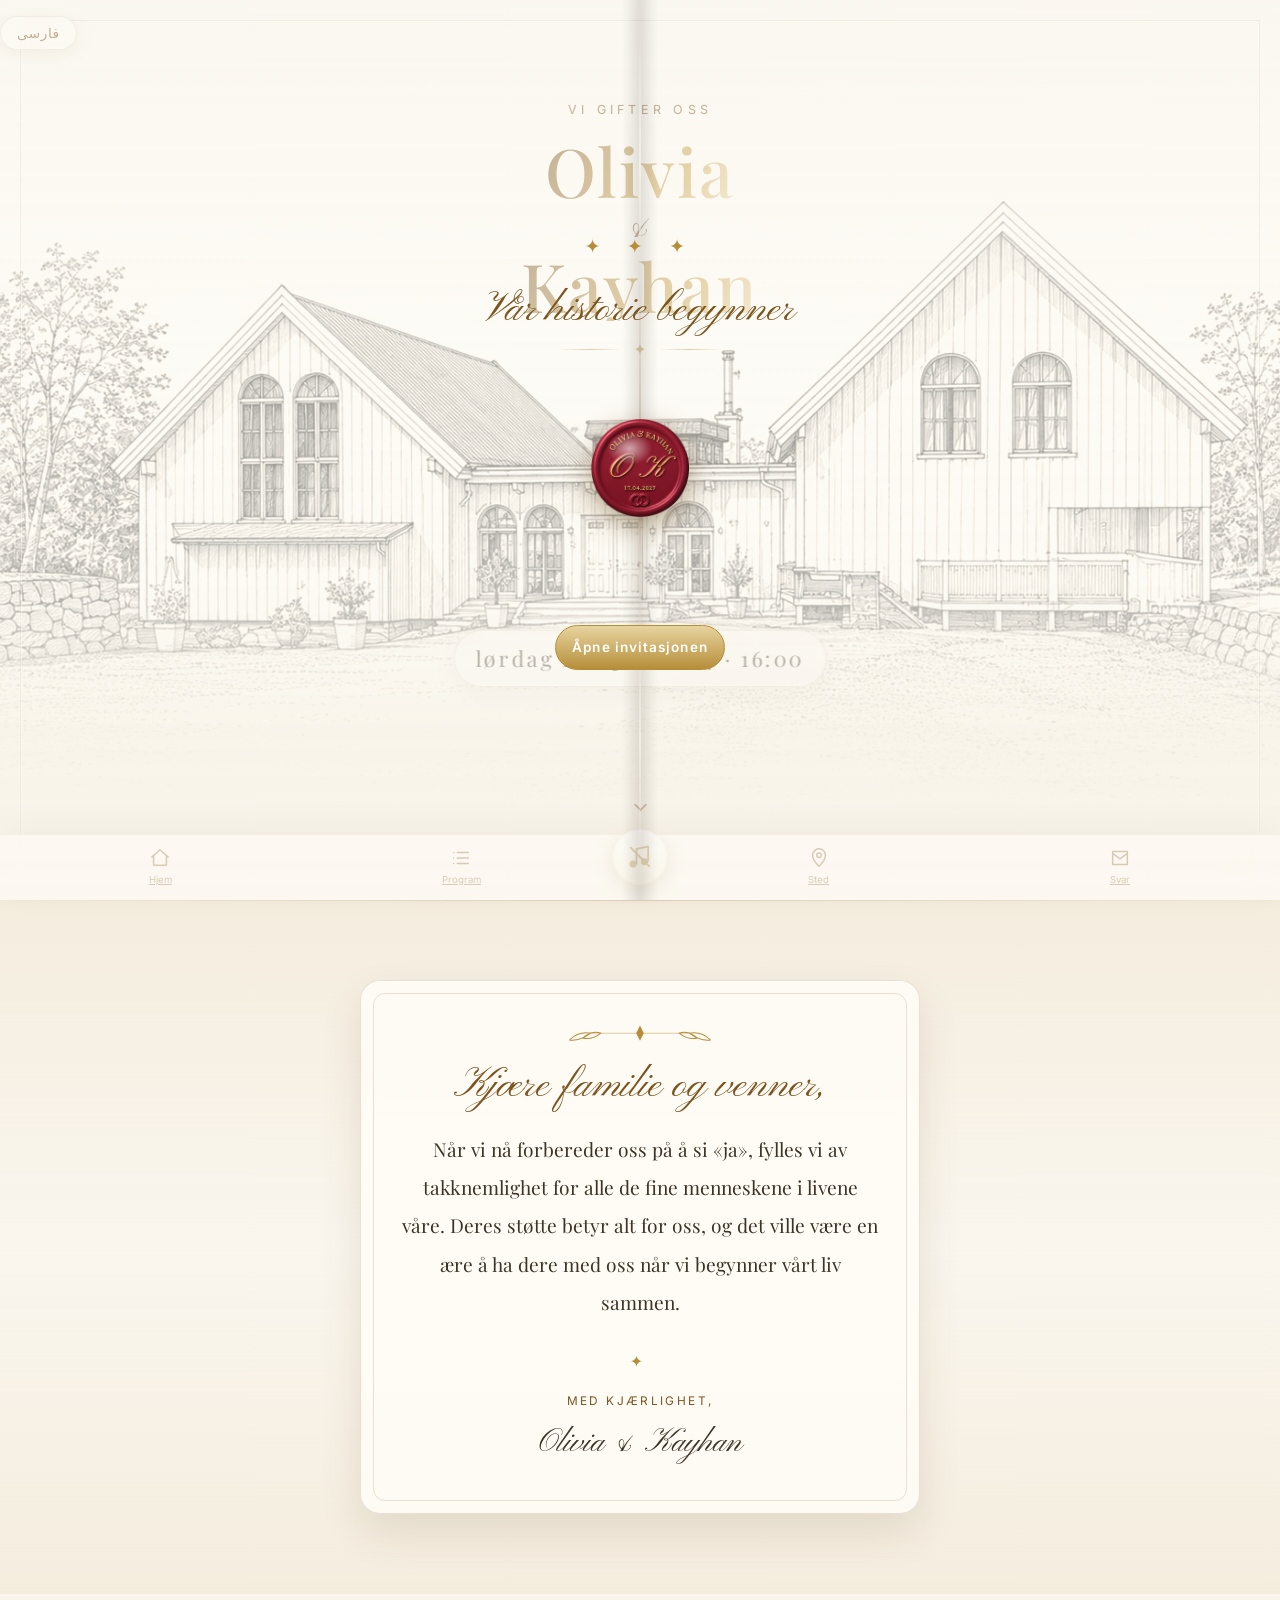
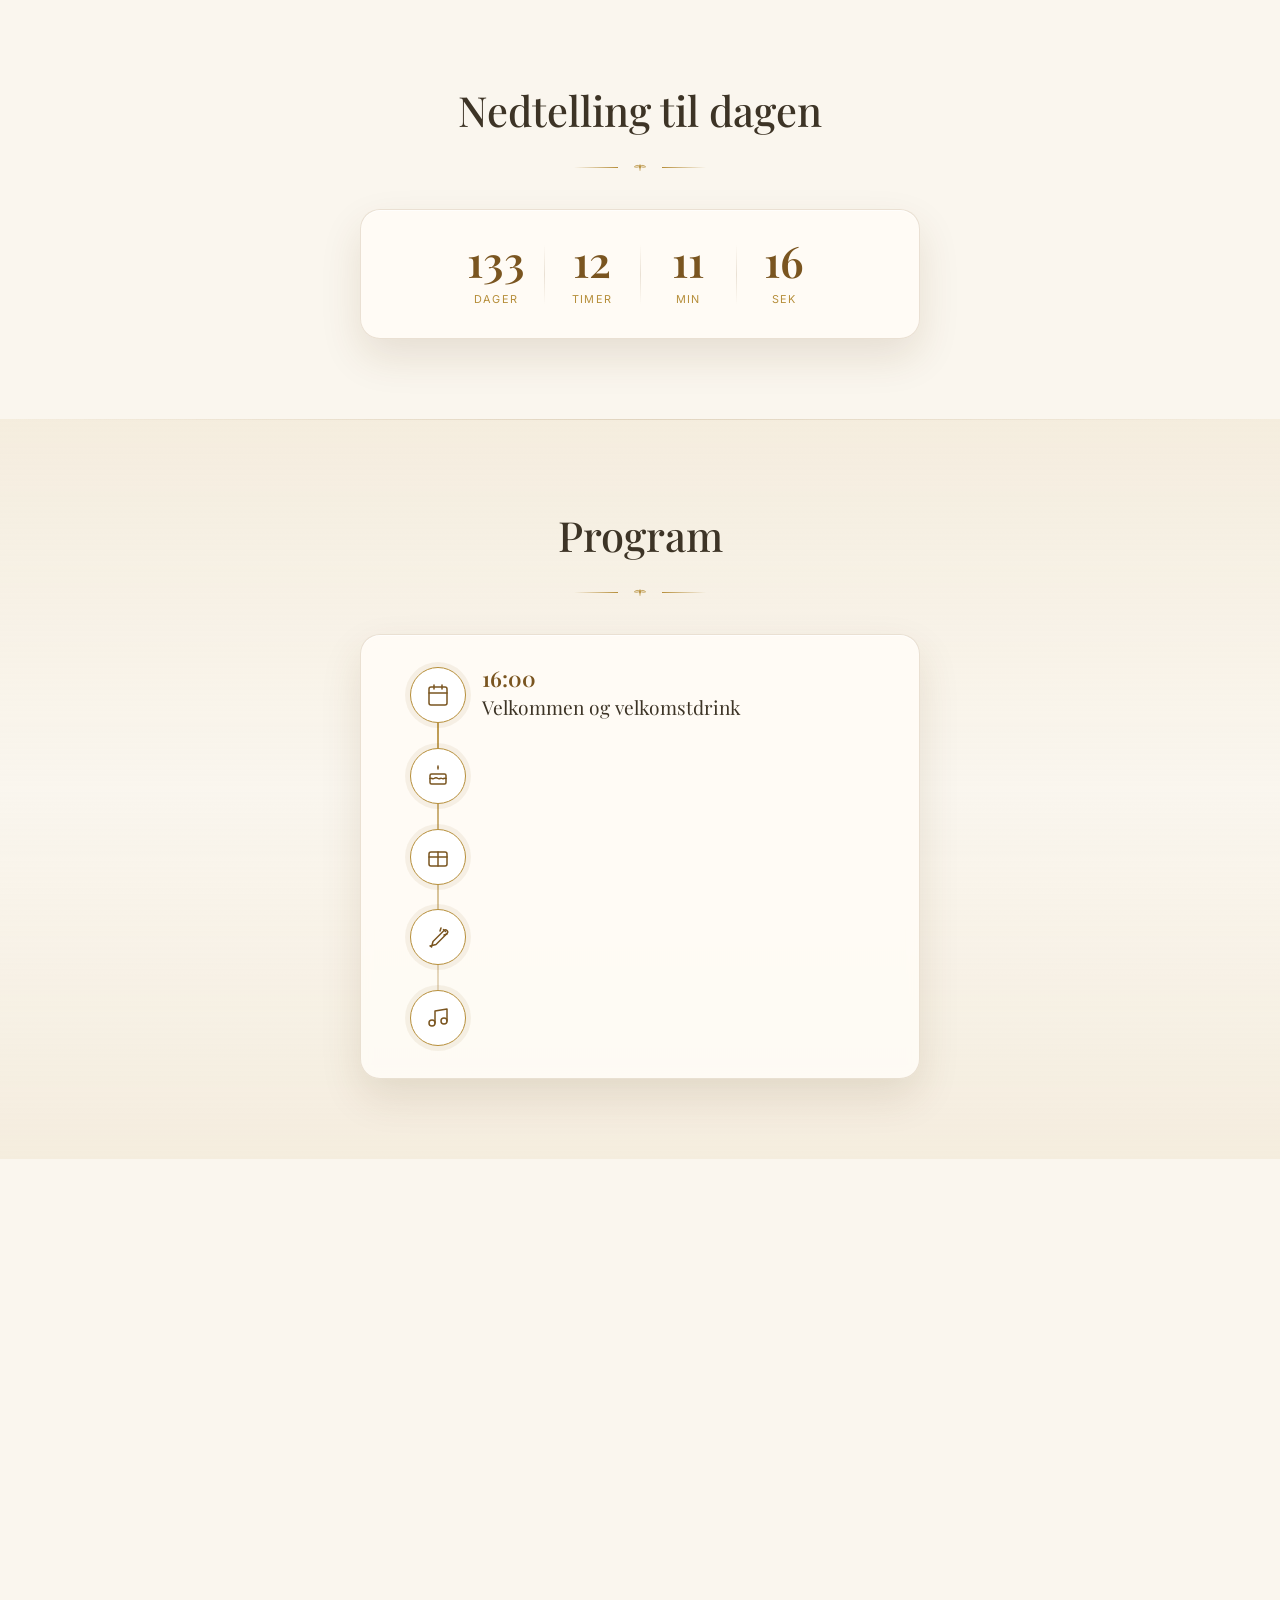
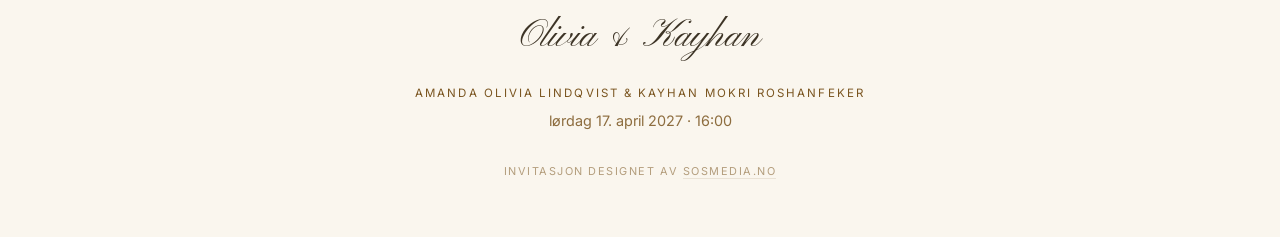
<file: index.html>
<!DOCTYPE html>
<html lang="no" dir="ltr">
<head>
<meta charset="UTF-8">
<meta name="viewport" content="width=device-width, initial-scale=1.0, viewport-fit=cover">
<meta name="description" content="Bryllupsinvitasjon — Olivia & Kayhan, 17. april 2027, Kokkeplassen Hisøy">
<title>Olivia & Kayhan</title>

<link rel="preconnect" href="https://fonts.googleapis.com">
<link rel="preconnect" href="https://fonts.gstatic.com" crossorigin>
<link href="https://fonts.googleapis.com/css2?family=Playfair+Display:wght@400;600;700&family=Inter:wght@300;400;500;600&family=Pinyon+Script&family=Gulzar&family=Vazirmatn:wght@400;500;700&display=swap" rel="stylesheet">

<script>
/* ══════════════════════════════════════════════════════════════════════
   ░░  REDIGER HER — ALT INNHOLD LIGGER I DETTE OBJEKTET  ░░
   no = norsk · fa = persisk (farsi)
   ══════════════════════════════════════════════════════════════════════ */
const CONFIG = {
  names: { no: "Olivia & Kayhan", fa: "الیویا و کیهان" },
  fullNames: { no: "Amanda Olivia Lindqvist  &  Kayhan Mokri Roshanfeker",
               fa: "آماندا اولیویا لیندکوییست  &  کیهان مکری روشن‌فکر" },

  // Dato/tid (gregoriansk). Sett riktig klokkeslett for vielsen.
  date: "2027-04-17T16:00:00",
  durationHours: 7,

  // Bakgrunnsmusikk: "Ordinary" – starter når man åpner invitasjonen.
  musicSrc: "https://pub-4dc8201144ca418fb604349c73e8c724.r2.dev/Alex%20Warren%20-%20Ordinary%20Lyrics.mp3",
  // Bakgrunnsvideo på cover-siden (samme som malen). La stå tom for kun farge.
  videoSrc: "video/cover-doors.mp4",

  venue: {
    name: { no: "Kokkeplassen, Hisøy", fa: "کوکه‌پلاسن، هیسوی" },
    address: "Kokkeplassen, Hisøy, 4817 Arendal",
    mapsQuery: "Kokkeplassen Hisøy Arendal"
  },

  rsvpEmail: "oliviaogkayhan@yahoo.com",
  rsvpDeadline: { no: "Vennligst svar innen 1. mars 2027", fa: "لطفاً تا ۱ مارس ۲۰۲۷ پاسخ دهید" },

  design: { url: "https://sosmedia.no", brand: "sosmedia.no" },

  // Bilder — bytt filnavn her (legg nye filer i img-mappen)
  images: {
    hero: "img/hero-venue.jpg",         // hovedbilde øverst
    seal: "img/wax-seal.png",         // vokssegl på cover
    gallery: [
      { src: "img/venue-dining.jpg",    tall: true, pos: "center center" },
      { src: "img/venue-lounge.jpg",    pos: "center center" },
      { src: "img/couple-1.jpg",        pos: "center 28%" },
      { src: "img/venue-terrace.jpg",   pos: "center center" },
      { src: "img/venue-waterfront.jpg",pos: "center 22%" },
      { src: "img/venue-garden.jpg",    pos: "center center" }
    ]
  },

  program: [
    { time: "16:00",          icon: "welcome",  no: "Velkommen og velkomstdrink", fa: "خوش‌آمدگویی و نوشیدنی خوش‌آمد" },
    { time: "16:30",          icon: "cake",     no: "Kake og søtt",               fa: "کیک و شیرینی" },
    { time: "18:00",          icon: "dinner",   no: "Middag",                     fa: "شام" },
    { time: "21:00",          icon: "celebrate",no: "Let's Celebrate",            fa: "بیایید جشن بگیریم" },
    { time: "Utover kvelden", icon: "music",    no: "Dans • Bar • Feiring",       fa: "رقص • بار • جشن" }
  ],

  t: {
    no: {
      eyebrow: "Vi gifter oss",
      coverSub: "Vår historie begynner",
      openBtn: "Åpne invitasjonen",
      letterSalut: "Kjære familie og venner,",
      letter: "Når vi nå forbereder oss på å si «ja», fylles vi av takknemlighet for alle de fine menneskene i livene våre. Deres støtte betyr alt for oss, og det ville være en ære å ha dere med oss når vi begynner vårt liv sammen.",
      letterSign: "Med kjærlighet,",
      cdTitle: "Nedtelling til dagen",
      cdUnits: ["dager", "timer", "min", "sek"],
      programTitle: "Program",
      venueTitle: "Sted",
      saveDate: "Lagre datoen",
      directions: "Veibeskrivelse",
      galleryTitle: "Kokkeplassen",
      gallerySub: "Der vi skal feire — et blikk inn i magien",
      closing: "Vi gleder oss til å feire denne dagen sammen med dere.",
      rsvpTitle: "Bekreft din deltakelse",
      fName: "Navn", fGuests: "Antall gjester", fNotes: "Allergier eller annet",
      yes: "Jeg kommer", noBtn: "Kan dessverre ikke",
      send: "Send svar", thanks: "Takk! E-posten din åpnes — trykk send.",
      nav: { home: "Hjem", program: "Program", place: "Sted", rsvp: "Svar", music: "Musikk" },
      toggle: "فارسی",
      designCredit: "Invitasjon designet av"
    },
    fa: {
      eyebrow: "ما ازدواج می‌کنیم",
      coverSub: "آغاز ماجرای ما",
      openBtn: "باز کردن دعوت‌نامه",
      letterSalut: "خانواده و دوستان عزیز،",
      letter: "اکنون که برای گفتن «بله» آماده می‌شویم، قلب‌مان سرشار از سپاس برای عزیزانی است که در زندگی ما حضور دارند. حمایت شما برای ما ارزشی بی‌پایان دارد و باعث افتخارمان است که در آغاز زندگی مشترکمان کنار ما باشید.",
      letterSign: "با عشق،",
      cdTitle: "شمارش معکوس",
      cdUnits: ["روز", "ساعت", "دقیقه", "ثانیه"],
      programTitle: "برنامه",
      venueTitle: "محل برگزاری",
      saveDate: "ذخیرهٔ تاریخ",
      directions: "مسیریابی",
      galleryTitle: "کوکه‌پلاسن",
      gallerySub: "جایی که جشن می‌گیریم — نگاهی به زیبایی آن",
      closing: "بی‌صبرانه منتظریم این روز را در کنار شما جشن بگیریم.",
      rsvpTitle: "تأیید حضور",
      fName: "نام", fGuests: "تعداد مهمانان", fNotes: "آلرژی یا توضیحات",
      yes: "حضور دارم", noBtn: "نمی‌توانم بیایم",
      send: "ارسال پاسخ", thanks: "متشکریم! ایمیل شما باز می‌شود — ارسال را بزنید.",
      nav: { home: "خانه", program: "برنامه", place: "محل", rsvp: "پاسخ", music: "موسیقی" },
      toggle: "Norsk",
      designCredit: "طراحی دعوت‌نامه توسط"
    }
  }
};
/* ══════════════════  SLUTT PÅ REDIGERBART OMRÅDE  ══════════════════ */
</script>

<style>
  :root{
    --ivory:#FAF6EE; --cream:#F2E9D8;
    --gold:#B68E3A; --gold-deep:#7A5520; --gold-soft:#E8D4A0;
    --gold-line:rgba(122,85,32,.16); --gold-shadow:rgba(90,60,20,.12); --gold-glow:rgba(143,106,44,.35);
    --ink:#2A241C; --espresso:#3D3426;
    --display:"Playfair Display", Georgia, serif;
    --script:"Pinyon Script", "Playfair Display", cursive;
    --ui:"Inter", system-ui, sans-serif;
    --body:"Inter", system-ui, sans-serif;
  }
  html[lang="fa"]{ --display:"Vazirmatn", serif; --script:"Gulzar", serif; --ui:"Vazirmatn", sans-serif; --body:"Vazirmatn", sans-serif; }

  *{ box-sizing:border-box; margin:0; padding:0; }
  html{ background:var(--ivory); }
  body{ color:var(--ink); font-family:var(--body); line-height:1.75; -webkit-font-smoothing:antialiased; overflow-x:hidden; padding-bottom:calc(78px + env(safe-area-inset-bottom)); }
  body.locked{ overflow:hidden; height:100svh; }
  ::selection{ background:var(--gold-soft); color:var(--espresso); }

  .bg{ position:fixed; inset:0; z-index:-2; pointer-events:none;
    background:
      radial-gradient(ellipse 90% 55% at 50% -8%, rgba(255,252,244,.95) 0%, transparent 68%),
      radial-gradient(ellipse 70% 50% at 100% 100%, rgba(232,212,160,.22) 0%, transparent 55%),
      radial-gradient(ellipse 60% 45% at 0% 85%, rgba(230,215,190,.18) 0%, transparent 50%),
      linear-gradient(180deg, #FDFBF6 0%, var(--ivory) 38%, var(--cream) 100%); }
  body::before{ content:""; position:fixed; inset:0; pointer-events:none; z-index:-1; opacity:.35;
    background-image:url("data:image/svg+xml,%3Csvg xmlns='http://www.w3.org/2000/svg' width='120' height='120' viewBox='0 0 120 120'%3E%3Cfilter id='n'%3E%3CfeTurbulence type='fractalNoise' baseFrequency='.85' numOctaves='4' stitchTiles='stitch'/%3E%3C/filter%3E%3Crect width='120' height='120' filter='url(%23n)' opacity='.55'/%3E%3C/svg%3E");
    background-size:180px 180px; mix-blend-mode:multiply; }
  body::after{ content:""; position:fixed; inset:0; pointer-events:none; z-index:-1;
    background:
      radial-gradient(ellipse 85% 70% at 50% 50%, transparent 42%, rgba(61,52,38,.05) 100%),
      url("data:image/svg+xml,%3Csvg xmlns='http://www.w3.org/2000/svg' width='64' height='64' viewBox='0 0 64 64'%3E%3Ccircle cx='32' cy='32' r='.55' fill='%23BFA15E' opacity='.18'/%3E%3C/svg%3E");
    background-size:auto, 64px 64px; }
  main{ position:relative; z-index:1; }

  .lang-toggle{ position:fixed; top:max(16px,env(safe-area-inset-top)); inset-inline-end:max(16px,env(safe-area-inset-end)); z-index:60;
    background:rgba(255,252,246,.78); color:var(--gold-deep); border:1px solid var(--gold-line);
    padding:.5rem 1rem; border-radius:999px; font-family:var(--body); font-size:.85rem; letter-spacing:.04em; cursor:pointer; transition:.2s;
    backdrop-filter:blur(10px); -webkit-backdrop-filter:blur(10px); box-shadow:0 4px 18px var(--gold-shadow); }
  .lang-toggle:hover{ background:#fff; }
  .lang-toggle:focus-visible{ outline:2px solid var(--gold); outline-offset:2px; }

  /* ── ÅPNINGS-COVER (video-dører) ─────────────────────── */
  .cover{ position:fixed; inset:0; z-index:100; overflow:hidden;
    display:flex; flex-direction:column; align-items:center; justify-content:center;
    gap:1.4rem; padding:2rem; text-align:center; pointer-events:auto; }
  .cover.open{ pointer-events:none; }
  .cover-doors{ position:absolute; inset:0; perspective:1400px; perspective-origin:50% 50%; z-index:0; }
  .cover-door{ position:absolute; top:0; bottom:0; width:50%; overflow:hidden;
    transform-style:preserve-3d; backface-visibility:hidden;
    transition:transform 1.35s cubic-bezier(.42,.02,.15,1), filter .8s ease .2s; will-change:transform; }
  .cover-door-l{ left:0; transform-origin:left center; }
  .cover-door-r{ right:0; transform-origin:right center; }
  .cover-door .cover-video{ position:absolute; top:0; height:100%; width:200%; object-fit:cover; }
  .cover-door-l .cover-video{ left:0; }
  .cover-door-r .cover-video{ right:0; left:auto; }
  .cover-door .cover-veil{ position:absolute; inset:0; z-index:1; pointer-events:none;
    background:linear-gradient(180deg, rgba(251,248,241,.55), rgba(251,248,241,.68)); }
  .cover-seam{ position:absolute; top:0; bottom:0; left:50%; width:2px; z-index:2; transform:translateX(-50%);
    background:linear-gradient(180deg, transparent 4%, rgba(255,252,244,.55) 18%, rgba(122,85,32,.22) 50%, rgba(255,252,244,.55) 82%, transparent 96%);
    box-shadow:0 0 12px rgba(122,85,32,.08); pointer-events:none;
    transition:opacity .35s ease; }
  .cover-door-l::after,.cover-door-r::after{ content:""; position:absolute; top:0; bottom:0; width:18px; z-index:3; pointer-events:none;
    transition:opacity .5s ease; }
  .cover-door-l::after{ right:0; background:linear-gradient(90deg, transparent, rgba(42,36,28,.12)); }
  .cover-door-r::after{ left:0; background:linear-gradient(270deg, transparent, rgba(42,36,28,.12)); }

  .cover.doors-open .cover-door-l{ transform:rotateY(-92deg); filter:brightness(.92); }
  .cover.doors-open .cover-door-r{ transform:rotateY(92deg); filter:brightness(.92); }
  .cover.doors-open .cover-seam{ opacity:0; }

  .cover-inner{ position:relative; z-index:5; display:flex; flex-direction:column; align-items:center; gap:1.4rem;
    transition:opacity .5s ease, transform .5s ease; }
  .cover.doors-open .cover-inner{ opacity:0; transform:scale(.97); pointer-events:none; }
  .cover-orn{ color:var(--gold); letter-spacing:.55em; font-size:1.2rem; }
  .cover-sub{ font-family:var(--script); color:var(--gold-deep); font-size:clamp(1.8rem,8vw,2.6rem); line-height:1.2; }
  html[lang="fa"] .cover-sub{ font-family:"Gulzar",serif; font-size:clamp(1.4rem,6vw,2rem); }

  .cover-seal-wrap{ width:min(300px,76vw); aspect-ratio:4/3; position:relative; margin:.4rem 0; }
  .seal{ position:absolute; top:46%; left:50%; transform:translate(-50%,-50%); z-index:6; width:98px; height:98px;
    border:none; background:none; cursor:pointer; padding:0;
    filter:drop-shadow(0 9px 14px rgba(90,60,15,.45));
    animation:sealPulse 2.8s ease-in-out infinite;
    transition:transform .5s cubic-bezier(.2,.8,.2,1), opacity .5s ease, filter .45s ease; }
  .seal .wax{ position:absolute; inset:0; width:100%; height:100%; object-fit:contain; }
  .seal .gloss{ position:absolute; top:13%; left:16%; width:46%; height:34%; border-radius:50%;
    background:radial-gradient(closest-side, rgba(255,255,255,.6), transparent); pointer-events:none; }
  @keyframes sealPulse{
    0%,100%{ filter:drop-shadow(0 9px 14px rgba(90,60,15,.45)); }
    50%{ filter:drop-shadow(0 11px 18px rgba(90,60,15,.5)) drop-shadow(0 0 12px rgba(224,203,151,.55)); }
  }
  .seal:hover{ transform:translate(-50%,-50%) scale(1.05); animation-play-state:paused;
    filter:drop-shadow(0 13px 20px rgba(90,60,15,.5)) drop-shadow(0 0 14px rgba(224,203,151,.45)); }
  .seal:focus-visible{ outline:2px solid var(--gold-deep); outline-offset:4px; border-radius:50%; }
  .seal:active{ transform:translate(-50%,-50%) scale(.93); }
  .cover.doors-open .seal{ opacity:0; transform:translate(-50%,-50%) scale(1.55) rotate(9deg); animation:none; pointer-events:none; }

  .open-btn{ flex:none; padding:.85rem 2.4rem; margin-top:.4rem; }

  .spark{ position:fixed; z-index:101; color:#E8CE87; pointer-events:none; opacity:0;
    animation:spark .9s ease-out forwards; }
  @keyframes spark{ 0%{opacity:1; transform:translate(0,0) scale(.4)} 100%{opacity:0; transform:translate(var(--dx),var(--dy)) scale(1)} }

  .petal{ position:fixed; top:-24px; z-index:40; color:var(--gold); pointer-events:none; opacity:0; animation-name:fall; animation-timing-function:linear; animation-fill-mode:forwards; }
  @keyframes fall{ 0%{opacity:0; transform:translateY(0) rotate(0)} 12%{opacity:.7} 100%{opacity:0; transform:translateY(108vh) rotate(380deg)} }

  /* ── HERO (sal-bilde) ───────────────────────────────── */
  .hero{ position:relative; min-height:100svh; display:flex; flex-direction:column; align-items:center; justify-content:flex-start; text-align:center; padding:clamp(3.2rem,9vw,5.5rem) 1.6rem 5rem; overflow:hidden; }
  .hero-bg{ position:absolute; inset:0; width:100%; height:100%; object-fit:cover; object-position:center 62%; z-index:0; filter:saturate(.15) sepia(.18) contrast(1.04); }
  .hero-veil{ position:absolute; inset:0; z-index:1;
    background:
      linear-gradient(180deg, rgba(250,246,238,.9) 0%, rgba(250,246,238,.5) 16%, rgba(250,246,238,.08) 38%, transparent 52%, rgba(250,246,238,.12) 66%, rgba(242,233,216,.82) 82%, rgba(242,233,216,.94) 100%); }
  .hero-frame{ position:absolute; inset:20px; z-index:2; border:1px solid var(--gold-line); pointer-events:none;
    box-shadow:inset 0 0 0 1px rgba(255,252,246,.45); }
  .hero-frame::before,.hero-frame::after{ content:""; position:absolute; width:18px; height:18px; border-color:var(--gold); border-style:solid; opacity:.55; }
  .hero-frame::before{ top:10px; left:10px; border-width:1px 0 0 1px; }
  .hero-frame::after{ bottom:10px; right:10px; border-width:0 1px 1px 0; }
  .hero-inner{ position:absolute; z-index:3; max-width:min(80vw,30rem); text-align:center;
    top:calc(env(safe-area-inset-top) + clamp(4.2rem,12vh,6.2rem)); left:50%; transform:translateX(-50%); padding:0; margin:0; }
  .eyebrow{ font-family:var(--ui); font-size:.78rem; letter-spacing:.34em; text-transform:uppercase; color:var(--gold-deep); margin-bottom:.85rem; }
  html[lang="fa"] .eyebrow{ letter-spacing:.06em; font-size:.95rem; text-transform:none; }
  .names{ display:flex; flex-direction:column; align-items:center; gap:.04em; line-height:1.05; filter:drop-shadow(0 1px 0 rgba(255,255,255,.65)); }
  .name-part{
    font-family:var(--display); font-weight:500; letter-spacing:.03em; font-size:clamp(2.6rem,9vw,4.2rem);
    background:linear-gradient(115deg, var(--gold-deep) 0%, var(--gold) 48%, #C9A24B 72%, var(--gold-soft) 100%);
    -webkit-background-clip:text; background-clip:text; color:transparent; -webkit-text-fill-color:transparent; }
  html[lang="fa"] .names{ gap:.1em; }
  html[lang="fa"] .name-part{ font-family:"Gulzar",serif; font-size:clamp(2.2rem,9vw,3.8rem); line-height:1.45; letter-spacing:0; }
  .amp{ display:block; font-family:var(--script); color:var(--gold-deep); -webkit-text-fill-color:var(--gold-deep);
    font-size:clamp(1.5rem,5.5vw,2.3rem); line-height:1; margin:.1em 0 .06em; font-weight:400; }
  html[lang="fa"] .amp{ font-family:"Gulzar",serif; font-size:clamp(1.2rem,4.5vw,1.8rem); }
  html[lang="fa"] .amp.amp-inline{ display:inline; margin:0; }
  .hero-divider{ display:flex; align-items:center; gap:.8rem; margin:.9rem auto 0; color:var(--gold); width:min(160px,42vw); }
  .hero-divider::before,.hero-divider::after{ content:""; flex:1; height:1px; background:linear-gradient(90deg,transparent,var(--gold),transparent); }
  .hero-date{ position:absolute; left:50%; transform:translateX(-50%); z-index:4; top:clamp(66%,70vh,74%);
    font-family:var(--display); font-size:clamp(.95rem,3.6vw,1.35rem); letter-spacing:.12em; color:var(--espresso);
    padding:.55rem 1.3rem; border-radius:999px; white-space:nowrap;
    background:rgba(250,246,238,.82); border:1px solid var(--gold-line);
    box-shadow:0 6px 22px rgba(90,60,20,.1); backdrop-filter:blur(6px); -webkit-backdrop-filter:blur(6px); }
  html[lang="fa"] .hero-date{ letter-spacing:0; white-space:normal; text-align:center; max-width:min(92vw,22rem); }
  .scroll-cue{ position:absolute; bottom:78px; left:50%; transform:translateX(-50%); z-index:3; color:var(--gold-deep); font-size:1.4rem; text-decoration:none; animation:bob 2s infinite; }
  @keyframes bob{0%,100%{transform:translateX(-50%) translateY(0)}50%{transform:translateX(-50%) translateY(8px)}}

  @media (max-width: 720px) {
    .cover{ padding:1.5rem 1rem; gap:1rem; }
    .cover-seal-wrap{ width:min(280px,88vw); }
    .seal{ width:88px; height:88px; }
    .open-btn{ padding:.78rem 1.85rem; font-size:.82rem; }
    .hero{ min-height:92svh; padding:3.2rem 1rem 3.5rem; }
    .hero-bg{ object-position:center 58%; }
    .hero-frame{ inset:12px; }
    .hero-inner{ max-width:min(88vw,22rem); top:calc(env(safe-area-inset-top) + clamp(3.4rem,10vh,4.4rem)); }
    .name-part{ font-size:clamp(2rem, 12vw, 3.2rem); }
    .hero-divider{ width:min(130px,50vw); margin-top:.6rem; }
    .hero-date{ top:clamp(62%,66vh,70%); font-size:clamp(.85rem,3.4vw,1.1rem); padding:.45rem 1rem; }
    .scroll-cue{ bottom:60px; font-size:1.25rem; }
    .letter-card{ padding:2rem 1.25rem; }
    .letter-orn svg{ width:140px; }
    .rsvp-card{ padding:1.4rem 1.1rem; }
    .attend-row{ flex-direction:column; }
    .gallery{ grid-template-columns:1fr; gap:.9rem; }
    .gallery figure.tall{ grid-row:auto; }
    .gallery figure.tall img{ aspect-ratio:4/5; min-height:auto; }
    footer{ padding-bottom:calc(3.5rem + env(safe-area-inset-bottom)); }
  }

  @media (min-width: 721px) and (max-width: 1024px) {
    .wrap{ max-width:600px; }
    #gallery .wrap{ max-width:680px; }
    .hero-inner{ max-width:min(70vw,28rem); top:calc(env(safe-area-inset-top) + clamp(4.6rem,11vh,6rem)); }
  }

  /* ── seksjoner ──────────────────────────────────────── */
  section{ padding:clamp(3rem,9vw,5rem) 1.4rem; position:relative; content-visibility:auto; contain-intrinsic-size:auto 600px; }
  .alt{ background:linear-gradient(180deg, rgba(242,233,216,.72) 0%, rgba(250,246,238,.45) 50%, rgba(242,233,216,.72) 100%); }
  .alt::before{ content:""; position:absolute; inset-inline:0; top:0; height:1px;
    background:linear-gradient(90deg, transparent, var(--gold-line), transparent); }
  .wrap{ max-width:560px; margin-inline:auto; }
  .s-title{ font-family:var(--display); font-weight:500; font-size:clamp(1.9rem,6.5vw,2.6rem); text-align:center; color:var(--espresso); }
  .s-sub{ text-align:center; color:var(--gold-deep); font-family:var(--display); font-style:italic; margin-top:.2rem; }
  html[lang="fa"] .s-sub{ font-style:normal; }
  /* ornament-rytme rundt titler (som malen) */
  .s-rule{ display:flex; align-items:center; justify-content:center; gap:.5rem; margin:.9rem auto 2.2rem; color:var(--gold); }
  .s-rule::before, .s-rule::after{ content:""; height:1px; width:44px; background:linear-gradient(90deg,transparent,var(--gold)); }
  .s-rule::after{ background:linear-gradient(90deg,var(--gold),transparent); }
  .s-rule svg{ width:28px; height:13px; flex:none; }

  .card-pad-sm{ padding:.6rem; }
  .card-pad-md{ padding:1rem 1.3rem; }
  .card{ background:rgba(255,252,246,.88); border:1px solid var(--gold-line); border-radius:20px;
    box-shadow:0 1px 0 rgba(255,255,255,.7) inset, 0 18px 42px var(--gold-shadow);
    backdrop-filter:blur(6px); -webkit-backdrop-filter:blur(6px); }

  .letter-card{ padding:2.6rem 1.9rem; text-align:center; position:relative; }
  .letter-card::after{ content:""; position:absolute; inset:12px; border:1px solid var(--gold-line); border-radius:12px; pointer-events:none; }
  .letter-orn{ color:var(--gold); display:flex; justify-content:center; margin-bottom:1.2rem; }
  .letter-orn svg{ width:170px; height:auto; }
  .letter-salut{ font-family:var(--script); font-size:clamp(1.9rem,8vw,2.6rem); color:var(--gold-deep); line-height:1.2; margin-bottom:1.1rem; }
  html[lang="fa"] .letter-salut{ font-family:"Gulzar",serif; font-size:clamp(1.5rem,6vw,2rem); }
  .letter-body{ font-family:var(--display); font-size:1.2rem; line-height:2; color:var(--espresso); max-width:30rem; margin-inline:auto; }
  html[lang="fa"] .letter-body{ font-family:"Vazirmatn",sans-serif; font-size:1.04rem; line-height:1.95; }
  .letter-div{ color:var(--gold); letter-spacing:.45em; margin:1.6rem 0 1rem; }
  .letter-sign{ font-family:var(--ui); font-size:.74rem; letter-spacing:.2em; text-transform:uppercase; color:var(--gold-deep); }
  html[lang="fa"] .letter-sign{ font-family:"Vazirmatn",sans-serif; letter-spacing:0; text-transform:none; font-size:.9rem; }
  .letter-names{ font-family:var(--script); font-size:2rem; color:var(--espresso); margin-top:.2rem; }
  html[lang="fa"] .letter-names{ font-family:"Gulzar",serif; font-size:1.6rem; }

  /* countdown */
  .cd-grid{ display:flex; justify-content:center; gap:0; flex-wrap:wrap; }
  .cd-cell{ flex:1; min-width:68px; max-width:96px; text-align:center; padding:1.2rem .4rem; position:relative; }
  .cd-cell + .cd-cell::before{ content:""; position:absolute; inset-inline-start:0; top:22%; height:56%; width:1px;
    background:linear-gradient(180deg, transparent, var(--gold-line), transparent); }
  .cd-num{ font-family:var(--display); font-weight:600; font-size:clamp(1.9rem,8vw,2.7rem); color:var(--gold-deep); line-height:1; }
  .cd-label{ font-family:var(--ui); font-size:.68rem; letter-spacing:.12em; text-transform:uppercase; color:var(--gold); margin-top:.5rem; }
  html[lang="fa"] .cd-label{ letter-spacing:0; font-size:.82rem; text-transform:none; }

  /* ── PROGRAM (ren tidslinje) ────────────────────────── */
  .timeline2{ list-style:none; position:relative; max-width:460px; margin-inline:auto; padding:.2rem 0; }
  .timeline2::before{ content:""; position:absolute; inset-inline-start:27px; top:20px; bottom:20px; width:2px;
    background:linear-gradient(var(--gold), rgba(143,106,44,.15)); }
  .tl2{ position:relative; display:grid; grid-template-columns:56px 1fr; gap:1rem; align-items:center; padding:.7rem 0; }
  .tl2 .node{ width:56px; height:56px; border-radius:50%; display:grid; place-items:center;
    background:#fff; border:1px solid var(--gold); color:var(--gold-deep); box-shadow:0 0 0 5px rgba(143,106,44,.08);
    transition:background .45s ease, color .45s ease, box-shadow .45s ease, transform .45s ease; }
  .tl2 .node svg{ width:24px; height:24px; }
  .tl2 .content{ text-align:start; opacity:0; transform:translateX(14px); transition:opacity .5s ease, transform .5s ease; }
  html[lang="fa"] .tl2 .content{ transform:translateX(-14px); }
  .tl2.shown .content{ opacity:1; transform:none; }
  .tl2 .time{ display:block; font-family:var(--display); font-weight:600; font-size:1.35rem; color:var(--gold-deep); line-height:1.15; }
  .tl2 .ev{ display:block; font-family:var(--display); font-size:1.2rem; color:var(--espresso); }
  html[lang="fa"] .tl2 .ev{ font-family:"Vazirmatn",sans-serif; font-size:1.05rem; }
  .tl2.active .node{ background:linear-gradient(180deg,var(--gold-soft),var(--gold)); color:#fff;
    box-shadow:0 0 0 7px rgba(143,106,44,.16); transform:scale(1.08); }

  /* sted */
  .venue-name{ text-align:center; font-family:var(--display); font-weight:600; font-size:1.6rem; color:var(--espresso); }
  .venue-addr{ text-align:center; color:var(--gold-deep); margin:.4rem 0 1.4rem; font-size:.95rem; }
  .map-card{ overflow:hidden; }
  .map-frame{ width:100%; aspect-ratio:16/11; border:0; display:block; }
  .venue-btns{ display:flex; gap:.8rem; margin-top:1.4rem; flex-wrap:wrap; }
  .btn{ flex:1; text-align:center; cursor:pointer; font-family:var(--ui); font-size:.85rem; letter-spacing:.08em; padding:.85rem 1rem; border-radius:999px; text-decoration:none; transition:.2s; white-space:nowrap; }
  html[lang="fa"] .btn{ letter-spacing:0; }
  .btn-gold{ background:linear-gradient(180deg,var(--gold-soft),var(--gold)); color:#fff; font-weight:600; border:1px solid var(--gold); }
  .btn-gold:hover{ filter:brightness(1.05); }
  .btn-ghost{ background:transparent; color:var(--gold-deep); border:1px solid var(--gold); }
  .btn-ghost:hover{ background:rgba(191,161,94,.12); }
  .center{ text-align:center; }

  /* galleri */
  #gallery .wrap{ max-width:640px; }
  .gallery{ display:grid; grid-template-columns:1fr 1fr; gap:1rem; }
  .gallery figure{ margin:0; position:relative; overflow:hidden; border-radius:20px; padding:5px;
    background:linear-gradient(155deg, rgba(255,252,246,.95), rgba(232,212,160,.28));
    box-shadow:0 1px 0 rgba(255,255,255,.75) inset, 0 16px 38px rgba(90,60,20,.13);
    transition:transform .4s ease, box-shadow .4s ease; }
  .gallery figure:hover{ transform:translateY(-4px); box-shadow:0 1px 0 rgba(255,255,255,.8) inset, 0 22px 48px rgba(90,60,20,.18); }
  .gallery img{ display:block; width:100%; height:100%; aspect-ratio:1/1; object-fit:cover; border-radius:15px; border:none; box-shadow:none; }
  .gallery figure.tall{ grid-row:span 2; }
  .gallery figure.tall img{ aspect-ratio:auto; min-height:100%; }

  /* avslutning */
  .closing{ font-family:var(--script); font-size:clamp(1.7rem,7vw,2.4rem); color:var(--gold-deep); line-height:1.3; max-width:26rem; margin-inline:auto; }
  html[lang="fa"] .closing{ font-family:"Gulzar",serif; font-size:clamp(1.3rem,5.5vw,1.8rem); }

  /* rsvp */
  .rsvp-sub{ text-align:center; color:var(--gold-deep); margin-bottom:1.8rem; font-size:.95rem; }
  .rsvp-card{ padding:1.8rem 1.5rem; }
  .attend-row{ display:flex; gap:.8rem; margin-bottom:1.4rem; }
  .attend-row label{ flex:1; text-align:center; cursor:pointer; border:1px solid var(--gold); color:var(--gold-deep); border-radius:12px; padding:.85rem; transition:.2s; }
  .attend-row input{ position:absolute; opacity:0; width:0; }
  .attend-row label:has(input:checked){ background:linear-gradient(180deg,var(--gold-soft),var(--gold)); color:#fff; font-weight:600; }
  .field{ margin-bottom:1.1rem; }
  .field label{ display:block; font-size:.74rem; letter-spacing:.12em; text-transform:uppercase; color:var(--gold-deep); margin-bottom:.45rem; }
  html[lang="fa"] .field label{ letter-spacing:0; font-size:.9rem; text-transform:none; }
  .field input,.field textarea{ width:100%; font-family:var(--body); font-size:1rem; color:var(--ink); background:var(--ivory); border:1px solid var(--gold-line); border-radius:10px; padding:.75rem .85rem; }
  .field input:focus,.field textarea:focus{ outline:none; border-color:var(--gold); box-shadow:0 0 0 3px rgba(191,161,94,.16); }
  .btn-send{ width:100%; margin-top:.3rem; }
  .rsvp-msg{ text-align:center; margin-top:1rem; min-height:1.4rem; font-family:var(--display); font-size:1.2rem; color:var(--gold-deep); }

  footer{ text-align:center; padding:3rem 1.4rem 3.5rem; color:var(--gold-deep); }
  .footer-names{ font-family:var(--script); font-size:2.4rem; color:var(--espresso); }
  html[lang="fa"] .footer-names{ font-family:"Gulzar",serif; font-size:1.8rem; }
  .footer-full{ font-family:var(--ui); font-size:.72rem; letter-spacing:.18em; text-transform:uppercase; color:var(--gold-deep); margin-top:.7rem; }
  html[lang="fa"] .footer-full{ font-family:"Vazirmatn",sans-serif; letter-spacing:0; text-transform:none; font-size:.9rem; }
  .footer-date{ margin-top:.3rem; font-size:.9rem; opacity:.85; }
  .footer-design{ margin-top:1.8rem; font-family:var(--ui); font-size:.68rem; letter-spacing:.14em; text-transform:uppercase; opacity:.55; }
  html[lang="fa"] .footer-design{ letter-spacing:0; text-transform:none; font-size:.78rem; }
  .footer-design a{ color:var(--gold-deep); text-decoration:none; border-bottom:1px solid rgba(122,85,32,.22); transition:color .2s, border-color .2s, opacity .2s; }
  .footer-design a:hover{ opacity:1; color:var(--gold); border-color:var(--gold); }

  /* bunn-nav */
  .nav{ position:fixed; bottom:0; inset-inline:0; z-index:55; height:calc(66px + env(safe-area-inset-bottom)); padding-bottom:env(safe-area-inset-bottom); display:flex; align-items:center; justify-content:space-around;
    background:rgba(255,252,246,.82); border-top:1px solid var(--gold-line); padding-inline:.6rem; box-shadow:0 -8px 24px var(--gold-shadow);
    backdrop-filter:blur(14px); -webkit-backdrop-filter:blur(14px); }
  .nav a, .nav button{ background:none; border:none; cursor:pointer; color:var(--gold-deep); display:flex; flex-direction:column; align-items:center; gap:3px; font-family:var(--body); font-size:.6rem; opacity:.85; transition:.2s; flex:1; }
  html[lang="fa"] .nav a, html[lang="fa"] .nav button{ font-size:.66rem; }
  .nav a:hover, .nav button:hover{ opacity:1; color:var(--gold); }
  .nav svg{ width:22px; height:22px; }
  .nav .center{ flex:none; width:56px; height:56px; margin-top:-22px; border-radius:50%; background:linear-gradient(180deg,#fff,#f8f2da); color:var(--gold); justify-content:center; align-items:center; box-shadow:0 6px 18px var(--gold-glow); opacity:1; border:1px solid rgba(191,161,94,.22); }
  .nav .center svg{ width:28px; height:28px; }
  .nav .center svg circle{ fill:var(--gold); stroke:none; }
  .nav .center span{ display:none; }

  #autoCtrl{ position:fixed; bottom:80px; inset-inline-start:14px; z-index:58; width:42px; height:42px; border-radius:50%; border:1px solid var(--gold-line); background:rgba(255,253,247,.95); color:var(--gold-deep); display:none; place-items:center; cursor:pointer; opacity:.9; box-shadow:0 4px 12px var(--gold-shadow); }
  #autoCtrl.show{ display:grid; }
  #autoCtrl svg{ width:18px; height:18px; }

  .reveal{ opacity:0; transform:translateY(22px); transition:opacity .7s ease, transform .7s ease; }
  .reveal.in{ opacity:1; transform:none; }
  @media (prefers-reduced-motion:reduce){
    .scroll-cue, .seal{ animation:none !important; }
    .cover.doors-open .cover-door-l,.cover.doors-open .cover-door-r{ transform:none; opacity:0; transition:opacity .4s ease; }
    .cover.doors-open .cover-inner{ opacity:0; transform:none; transition:opacity .3s ease; }
    .petal, .spark{ display:none !important; }
    .reveal, .tl2, .tl2 .content{ opacity:1; transform:none; }
  }

  svg{ stroke-linecap:round; stroke-linejoin:round; }
</style>
<script>if("scrollRestoration" in history)history.scrollRestoration="manual";scrollTo(0,0);</script>
</head>

<body class="locked">
  <div class="bg"></div>

  <!-- ░ COVER ░ -->
  <div class="cover" id="cover">
    <div class="cover-doors">
      <div class="cover-door cover-door-l">
        <video class="cover-video" id="coverVideoL" autoplay muted loop playsinline preload="auto"></video>
        <div class="cover-veil"></div>
      </div>
      <div class="cover-door cover-door-r">
        <video class="cover-video" id="coverVideoR" autoplay muted loop playsinline preload="auto"></video>
        <div class="cover-veil"></div>
      </div>
      <div class="cover-seam" aria-hidden="true"></div>
    </div>
    <div class="cover-inner">
      <div class="cover-orn">✦ ✦ ✦</div>
      <p class="cover-sub" id="coverSub"></p>
      <div class="cover-seal-wrap">
        <button class="seal" id="seal" aria-label="Åpne / باز کردن">
          <img class="wax" id="sealImg" src="" alt="Vokssegl">
          <span class="gloss"></span>
        </button>
      </div>
      <button class="btn btn-gold open-btn" id="openBtn"></button>
    </div>
  </div>

<main>
  <button class="lang-toggle" id="langBtn" aria-label="Bytt språk / تغییر زبان"></button>

  <!-- ░ HERO ░ -->
  <header class="hero" id="home">
    <img class="hero-bg" id="heroImg" src="" alt="Kokkeplassen" decoding="async" fetchpriority="high">
    <div class="hero-veil"></div>
    <div class="hero-frame"></div>
    <div class="hero-inner">
      <p class="eyebrow" id="eyebrow"></p>
      <h1 class="names" id="names"></h1>
      <div class="hero-divider">✦</div>
    </div>
    <p class="hero-date" id="heroDate"></p>
    <a href="#letter" class="scroll-cue" aria-hidden="true">⌄</a>
  </header>

  <!-- ░ BREV ░ -->
  <section id="letter" class="alt">
    <div class="wrap reveal">
      <div class="card letter-card">
        <div class="letter-orn">
          <svg viewBox="0 0 200 24" fill="none" stroke="currentColor" stroke-width="1.2" stroke-linecap="round">
            <line x1="42" y1="12" x2="158" y2="12" opacity=".45"/>
            <path d="M100 3l4.5 9-4.5 9-4.5-9z" fill="currentColor" stroke="none"/>
            <path d="M42 12c-11-2-19 2-25 8 8 1 17-2 25-8z"/><path d="M54 12c-8-3-16 0-21 6 7 1 15-1 21-6z"/>
            <path d="M158 12c11-2 19 2 25 8-8 1-17-2-25-8z"/><path d="M146 12c8-3 16 0 21 6-7 1-15-1-21-6z"/>
          </svg>
        </div>
        <p class="letter-salut" id="letterSalut"></p>
        <p class="letter-body" id="letterBody"></p>
        <div class="letter-div">✦</div>
        <p class="letter-sign" id="letterSign"></p>
        <p class="letter-names" id="letterNames"></p>
      </div>
    </div>
  </section>

  <!-- ░ NEDTELLING ░ -->
  <section id="countdown">
    <div class="wrap reveal">
      <h2 class="s-title" id="cdTitle"></h2><div class="s-rule"></div>
      <div class="card card-pad-sm"><div class="cd-grid" id="cdGrid"></div></div>
    </div>
  </section>

  <!-- ░ PROGRAM ░ -->
  <section id="program" class="alt">
    <div class="wrap reveal">
      <h2 class="s-title" id="programTitle"></h2><div class="s-rule"></div>
      <div class="card card-pad-md"><ul class="timeline2" id="timeline"></ul></div>
    </div>
  </section>

  <!-- ░ STED ░ -->
  <section id="place">
    <div class="wrap reveal">
      <h2 class="s-title" id="venueTitle"></h2><div class="s-rule"></div>
      <p class="venue-name" id="venueName"></p>
      <p class="venue-addr" id="venueAddr"></p>
      <div class="card map-card"><iframe class="map-frame" id="mapFrame" loading="lazy" referrerpolicy="no-referrer-when-downgrade" title="Kart"></iframe></div>
      <div class="venue-btns">
        <a class="btn btn-gold" id="saveBtn" target="_blank" rel="noopener"></a>
        <a class="btn btn-ghost" id="dirBtn" target="_blank" rel="noopener"></a>
      </div>
    </div>
  </section>

  <!-- ░ GALLERI (salen) ░ -->
  <section id="gallery">
    <div class="wrap reveal">
      <h2 class="s-title" id="galleryTitle"></h2>
      <p class="s-sub" id="gallerySub"></p>
      <div class="s-rule"></div>
      <div class="gallery" id="galleryGrid"></div>
    </div>
  </section>

  <!-- ░ RSVP ░ -->
  <section id="rsvp">
    <div class="wrap reveal">
      <h2 class="s-title" id="rsvpTitle"></h2><div class="s-rule"></div>
      <p class="rsvp-sub" id="rsvpSub"></p>
      <div class="card rsvp-card">
        <div class="attend-row">
          <label><input type="radio" name="attend" value="yes" checked><span id="optYes"></span></label>
          <label><input type="radio" name="attend" value="no"><span id="optNo"></span></label>
        </div>
        <div class="field"><label for="rName" id="lName"></label><input type="text" id="rName" autocomplete="name"></div>
        <div class="field"><label for="rGuests" id="lGuests"></label><input type="number" id="rGuests" min="1" value="1"></div>
        <div class="field"><label for="rNotes" id="lNotes"></label><textarea id="rNotes" rows="2"></textarea></div>
        <a class="btn btn-gold btn-send" id="sendBtn" role="button" tabindex="0"></a>
        <p class="rsvp-msg" id="rsvpMsg"></p>
      </div>
    </div>
  </section>

  <!-- ░ AVSLUTNING ░ -->
  <section class="center">
    <div class="wrap reveal">
      <p class="closing" id="closingLine"></p>
    </div>
  </section>

  <footer>
    <p class="footer-names" id="footerNames"></p>
    <p class="footer-full" id="footerFull"></p>
    <p class="footer-date" id="footerDate"></p>
    <p class="footer-design" id="footerDesign"></p>
  </footer>
</main>

<nav class="nav" id="nav">
  <a href="#home" data-k="home"><svg viewBox="0 0 24 24" fill="none" stroke="currentColor" stroke-width="1.6"><path d="M3 11l9-8 9 8M5 10v10h14V10"/></svg><span></span></a>
  <a href="#program" data-k="program"><svg viewBox="0 0 24 24" fill="none" stroke="currentColor" stroke-width="1.6"><path d="M8 6h12M8 12h12M8 18h12M4 6h.01M4 12h.01M4 18h.01"/></svg><span></span></a>
  <button type="button" class="center" id="centerBtn" aria-label="Slå på musikken" aria-pressed="false" title="Slå på musikken"><svg id="centerIcon" viewBox="0 0 24 24" fill="none" stroke="currentColor" stroke-width="1.6"><path d="M9 18V5l10-2v12"></path><circle cx="6" cy="18" r="3"></circle><circle cx="16" cy="16" r="3"></circle></svg><span></span></button>
  <a href="#place" data-k="place"><svg viewBox="0 0 24 24" fill="none" stroke="currentColor" stroke-width="1.6"><path d="M12 21s7-6.5 7-12a7 7 0 10-14 0c0 5.5 7 12 7 12z"/><circle cx="12" cy="9" r="2.5"/></svg><span></span></a>
  <a href="#rsvp" data-k="rsvp"><svg viewBox="0 0 24 24" fill="none" stroke="currentColor" stroke-width="1.6"><path d="M4 5h16v14H4zM4 7l8 6 8-6"/></svg><span></span></a>
</nav>

<audio id="bgAudio" loop></audio>

<script>
(function(){
  const $ = id => document.getElementById(id);
  let lang = "no";
  const reduceMotion = window.matchMedia("(prefers-reduced-motion: reduce)").matches;

  const ICONS = {
    welcome:  '<rect x="3" y="4" width="18" height="18" rx="2" ry="2"></rect><line x1="16" y1="2" x2="16" y2="6"></line><line x1="8" y1="2" x2="8" y2="6"></line><line x1="3" y1="10" x2="21" y2="10"></line>',
    ceremony: '<circle cx="12" cy="12" r="9"></circle><path d="M12 7v5l3 3"></path>',
    dinner:   '<rect x="3" y="7" width="18" height="14" rx="2" ry="2"></rect><path d="M12 7v14"></path><path d="M3 12h18"></path>',
    music:    '<path d="M9 17V5l12-2v12"></path><circle cx="6" cy="17" r="3"></circle><circle cx="18" cy="15" r="3"></circle>',
    cake:     '<path d="M12 2v3"></path><circle cx="12" cy="3.5" r="0.6" fill="currentColor" stroke="none"></circle><rect x="4" y="10" width="16" height="10" rx="1.5"></rect><path d="M4 14.5c1.5-1 2.5 1 4 0s2.5-1 4 0 2.5-1 4 0 2-1 4 0"></path>',
    heart:    '<path d="M12 20.5s-7.5-4.6-10-9.3C.4 7.4 2.9 3.5 7 3.5c2.1 0 3.7 1.2 5 3 1.3-1.8 2.9-3 5-3 4.1 0 6.6 3.9 5 7.7-2.5 4.7-10 9.3-10 9.3z"></path>',
    celebrate:'<path d="M4 21l6-1.5L21 8.5a2.1 2.1 0 0 0-3-3L7 16.5 5.5 22 4 21z"></path><path d="M14 6l1-3"></path><path d="M18 10l3-1"></path><path d="M17.5 4.5l2 2"></path>'
  };
  const icon = k => `<svg viewBox="0 0 24 24" fill="none" stroke="currentColor" stroke-width="1.5" stroke-linecap="round" stroke-linejoin="round">${ICONS[k]||'<circle cx="12" cy="12" r="3"/>'}</svg>`;

  const ORN = '<svg viewBox="0 0 40 12" fill="none" stroke="currentColor" stroke-width="1.1" stroke-linecap="round"><path d="M20 2v8"/><path d="M20 4c-3-2-6-1-8 1 2 1 5 1 8-1z"/><path d="M20 4c3-2 6-1 8 1-2 1-5 1-8-1z"/><circle cx="20" cy="6" r="1.3" fill="currentColor" stroke="none"/></svg>';

  const faDigits = s => String(s).replace(/[0-9]/g, d => "۰۱۲۳۴۵۶۷۸۹"[d]);
  const num = n => lang === "fa" ? faDigits(n) : String(n);

  function fmtDate(){
    const d = new Date(CONFIG.date);
    const loc = lang === "fa" ? "fa-IR-u-ca-gregory" : "nb-NO";
    return d.toLocaleDateString(loc,{weekday:"long",day:"numeric",month:"long",year:"numeric"})
         + " · " + d.toLocaleTimeString(loc,{hour:"2-digit",minute:"2-digit"});
  }
  const styleNames = s => {
    if (lang === "fa") return s.replace(/\s+و\s+/g, ' <span class="amp amp-inline">و</span> ');
    const m = s.match(/^(.+?)\s+&\s+(.+)$/);
    if (m) return `<span class="name-part">${m[1]}</span><span class="amp">&</span><span class="name-part">${m[2]}</span>`;
    return s;
  };

  function calLink(){
    const pad=n=>String(n).padStart(2,"0");
    const fmt=dt=>dt.getFullYear()+pad(dt.getMonth()+1)+pad(dt.getDate())+"T"+pad(dt.getHours())+pad(dt.getMinutes())+"00";
    const s=new Date(CONFIG.date), e=new Date(s.getTime()+CONFIG.durationHours*36e5);
    const p=new URLSearchParams({ action:"TEMPLATE", text:(lang==="fa"?"عروسی ":"Bryllup ")+CONFIG.names[lang], dates:fmt(s)+"/"+fmt(e), location:CONFIG.venue.address });
    return "https://calendar.google.com/calendar/render?"+p.toString();
  }

  // ── PROGRAM: kl.slett + hendelse avsløres når punktet blir aktivt ──
  let progItems = [];
  let scrollTicking = false;
  function observeProgram(){
    progItems = Array.from(document.querySelectorAll(".tl2"));
    updateActiveNode();
  }
  function updateActiveNode(){
    if(!progItems.length) return;
    const vc = window.innerHeight/2; let best=null, bd=Infinity;
    progItems.forEach(it => { const r=it.getBoundingClientRect(); const c=r.top+r.height/2; const d=Math.abs(c-vc); if(d<bd){bd=d;best=it;} });
    progItems.forEach(it => {
      const on = (it===best && bd < window.innerHeight*0.5);
      it.classList.toggle("active", on);
      if(on) it.classList.add("shown");
    });
  }
  window.addEventListener("scroll", () => {
    if (scrollTicking) return;
    scrollTicking = true;
    requestAnimationFrame(() => { updateActiveNode(); scrollTicking = false; });
  }, { passive: true });

  function applyImages(){
    const imgs = CONFIG.images || {};
    if(imgs.hero) $("heroImg").src = imgs.hero;
    if(imgs.seal) $("sealImg").src = imgs.seal;
    const gallery = imgs.gallery || [];
    $("galleryGrid").innerHTML = gallery.map(item => {
      const g = typeof item === "string" ? { src: item } : item;
      const cls = g.tall ? ' class="tall"' : "";
      const pos = g.pos ? ` style="object-position:${g.pos}"` : "";
      const alt = g.src.split("/").pop().replace(/\.\w+$/, "").replace(/[-_]/g, " ");
      return `<figure${cls}><img src="${g.src}" alt="${alt}" loading="lazy" decoding="async"${pos}></figure>`;
    }).join("");
  }

  function render(){
    const t=CONFIG.t[lang];
    document.documentElement.lang=lang;
    document.documentElement.dir = lang==="fa" ? "rtl" : "ltr";
    document.title = CONFIG.names[lang];

    $("langBtn").textContent=t.toggle;
    $("coverSub").textContent=t.coverSub;
    $("openBtn").textContent=t.openBtn;

    $("eyebrow").textContent=t.eyebrow;
    $("names").innerHTML=styleNames(CONFIG.names[lang]);
    $("heroDate").textContent=fmtDate();

    $("letterSalut").textContent=t.letterSalut;
    $("letterBody").textContent=t.letter;
    $("letterSign").textContent=t.letterSign;
    $("letterNames").textContent=CONFIG.names[lang];

    $("cdTitle").textContent=t.cdTitle;
    $("programTitle").textContent=t.programTitle;
    $("timeline").innerHTML=CONFIG.program.map(p =>
      `<li class="tl2"><span class="node">${icon(p.icon)}</span>`+
      `<div class="content"><span class="time">${num(p.time)}</span><span class="ev">${p[lang]}</span></div></li>`
    ).join("");
    observeProgram();

    $("venueTitle").textContent=t.venueTitle;
    $("venueName").textContent=CONFIG.venue.name[lang];
    $("venueAddr").textContent=CONFIG.venue.address;
    const q=encodeURIComponent(CONFIG.venue.mapsQuery);
    $("mapFrame").src=`https://www.google.com/maps?q=${q}&output=embed`;
    $("saveBtn").textContent=t.saveDate; $("saveBtn").href=calLink();
    $("dirBtn").textContent=t.directions; $("dirBtn").href=`https://www.google.com/maps/dir/?api=1&destination=${q}`;

    $("galleryTitle").textContent=t.galleryTitle;
    $("gallerySub").textContent=t.gallerySub;

    $("closingLine").textContent=t.closing;

    $("rsvpTitle").textContent=t.rsvpTitle;
    $("rsvpSub").textContent=CONFIG.rsvpDeadline[lang];
    $("optYes").textContent=t.yes; $("optNo").textContent=t.noBtn;
    $("lName").textContent=t.fName; $("lGuests").textContent=t.fGuests; $("lNotes").textContent=t.fNotes;
    $("sendBtn").textContent=t.send; $("rsvpMsg").textContent="";

    $("footerNames").textContent=CONFIG.names[lang];
    $("footerFull").textContent=CONFIG.fullNames[lang];
    $("footerDate").textContent=fmtDate();
    $("footerDesign").innerHTML=`${t.designCredit} <a href="${CONFIG.design.url}" target="_blank" rel="noopener">${CONFIG.design.brand}</a>`;

    document.querySelectorAll('.nav a[data-k] span').forEach(sp=>{ sp.textContent=t.nav[sp.parentElement.dataset.k]; });

    // ornament rundt seksjonstittler
    document.querySelectorAll('.s-rule').forEach(el=>{ if(!el.querySelector('svg')) el.innerHTML=ORN; });

    updateCenterButton();
    updateCountdown();
  }

  function updateCountdown(){
    const t=CONFIG.t[lang];
    const diff=new Date(CONFIG.date)-new Date();
    const d=Math.max(0,Math.floor(diff/864e5)), h=Math.max(0,Math.floor(diff%864e5/36e5)),
          m=Math.max(0,Math.floor(diff%36e5/6e4)), s=Math.max(0,Math.floor(diff%6e4/1e3));
    $("cdGrid").innerHTML=[d,h,m,s].map((v,i)=>`<div class="cd-cell"><div class="cd-num">${num(String(v).padStart(2,"0"))}</div><div class="cd-label">${t.cdUnits[i]}</div></div>`).join("");
  }
  setInterval(updateCountdown,1000);

  function sendRSVP(){
    const t=CONFIG.t[lang];
    const name=$("rName").value.trim()||"—", guests=$("rGuests").value||"1";
    const att=document.querySelector('input[name="attend"]:checked').value;
    const attTxt=att==="yes"?t.yes:t.noBtn, notes=$("rNotes").value.trim()||"—";
    const body=`${t.fName}: ${name}\n${t.rsvpTitle}: ${attTxt}\n${t.fGuests}: ${guests}\n${t.fNotes}: ${notes}`;
    window.location.href=`mailto:${CONFIG.rsvpEmail}?subject=${encodeURIComponent("RSVP — "+name)}&body=${encodeURIComponent(body)}`;
    $("rsvpMsg").textContent=t.thanks;
  }
  $("sendBtn").addEventListener("click",sendRSVP);
  $("sendBtn").addEventListener("keydown",e=>{if(e.key==="Enter"||e.key===" "){e.preventDefault();sendRSVP();}});

  // ── media (lyd + video) ──
  const audio=$("bgAudio"); let playing=false, userPaused=false;
  if(CONFIG.musicSrc){ audio.src=CONFIG.musicSrc; audio.preload="none"; }
  const cvL=$("coverVideoL"), cvR=$("coverVideoR");
  if(CONFIG.videoSrc){
    [cvL,cvR].forEach(v=>{ v.src=CONFIG.videoSrc; v.load(); });
    Promise.all([cvL.play(), cvR.play()]).catch(()=>{});
  } else {
    cvL.style.display="none"; cvR.style.display="none";
  }

  function updateCenterButton(){
    const btn=$("centerBtn"); const icon=$("centerIcon");
    if(!btn || !icon) return;
    const isOn = playing && !userPaused;
    btn.setAttribute("aria-pressed", isOn ? "true" : "false");
    const label = isOn
      ? (lang === "fa" ? "خاموش کردن موسیقی" : "Slå av musikken")
      : (lang === "fa" ? "پخش موسیقی" : "Slå på musikken");
    btn.setAttribute("aria-label", label);
    btn.title = label;
    icon.innerHTML = isOn
      ? '<path d="M9 18V5l10-2v12"></path><circle cx="6" cy="18" r="3"></circle><circle cx="16" cy="16" r="3"></circle>'
      : '<path d="M9 18V5l10-2v12"></path><circle cx="6" cy="18" r="3"></circle><circle cx="16" cy="16" r="3"></circle><path d="M4 4l16 16"></path>';
  }

  function setMusicState(on){
    if(!CONFIG.musicSrc) return;
    if(on){
      audio.play().then(()=>{ playing=true; userPaused=false; updateCenterButton(); }).catch(()=>{});
    } else {
      audio.pause();
      playing=false;
      userPaused=true;
      updateCenterButton();
    }
  }

  function tryMedia(){
    if(CONFIG.videoSrc) [cvL, cvR].forEach(v => v.play().catch(() => {}));
    if(CONFIG.musicSrc && !playing && !userPaused){ audio.play().then(()=>{ playing=true; updateCenterButton(); }).catch(()=>{}); }
  }

  audio.addEventListener("play", ()=>{ playing=true; userPaused=false; updateCenterButton(); });
  audio.addEventListener("pause", ()=>{ playing=false; updateCenterButton(); });
  audio.addEventListener("ended", ()=>{ playing=false; userPaused=true; updateCenterButton(); });

  window.addEventListener("touchend", tryMedia, {passive:true});
  window.addEventListener("click", tryMedia);

  $("centerBtn").addEventListener("click", ()=>{
    if(!CONFIG.musicSrc) return;
    if(playing && !userPaused){
      setMusicState(false);
    } else {
      setMusicState(true);
    }
  });

  $("langBtn").addEventListener("click",()=>{
    lang = lang==="no" ? "fa" : "no";
    document.body.style.opacity="0";
    setTimeout(()=>{ render(); document.body.style.opacity="1"; },180);
  });
  document.body.style.transition="opacity .18s ease";

  const io=new IntersectionObserver(es=>es.forEach(e=>{if(e.isIntersecting){e.target.classList.add("in");io.unobserve(e.target);}}),{threshold:.12});
  document.querySelectorAll(".reveal").forEach(el=>io.observe(el));

  // ── auto-scroll ──
  const SCROLL_SPEED=0.9;
  let autoRAF=null, autoOn=false, autoY=0, startedAt=0;
  const maxScroll=()=>document.documentElement.scrollHeight-window.innerHeight;
  function tick(){ if(!autoOn)return; autoY+=SCROLL_SPEED; window.scrollTo(0,autoY); if(autoY>=maxScroll()){autoOn=false;setCtrl(false);return;} autoRAF=requestAnimationFrame(tick); }
  function startAutoScroll(){ autoY=window.scrollY||window.pageYOffset||0; autoOn=true; startedAt=Date.now(); setCtrl(true); document.documentElement.style.scrollBehavior="auto"; cancelAnimationFrame(autoRAF); autoRAF=requestAnimationFrame(tick); }
  function stopAutoScroll(){ autoOn=false; cancelAnimationFrame(autoRAF); setCtrl(false); document.documentElement.style.scrollBehavior=""; }
  function userTookOver(){ if(Date.now()-startedAt>1200 && autoOn) stopAutoScroll(); }
  window.addEventListener("wheel",userTookOver,{passive:true});
  window.addEventListener("touchmove",userTookOver,{passive:true});

  const ctrl=document.createElement("button"); ctrl.id="autoCtrl"; ctrl.setAttribute("aria-label","auto-scroll"); document.body.appendChild(ctrl);
  function setCtrl(on){ ctrl.classList.add("show"); ctrl.innerHTML = on
    ? '<svg viewBox="0 0 24 24" fill="currentColor"><rect x="6" y="5" width="4" height="14"/><rect x="14" y="5" width="4" height="14"/></svg>'
    : '<svg viewBox="0 0 24 24" fill="currentColor"><path d="M7 5l12 7-12 7z"/></svg>'; }
  ctrl.addEventListener("click",()=> autoOn ? stopAutoScroll() : startAutoScroll());

  function spawnPetals(){
    if(reduceMotion) return;
    for(let i=0;i<16;i++){ const p=document.createElement("div"); p.className="petal"; p.textContent="✦";
      p.style.left=(Math.random()*100)+"vw"; p.style.fontSize=(8+Math.random()*12)+"px";
      p.style.animationDuration=(7+Math.random()*7)+"s"; p.style.animationDelay=(Math.random()*6)+"s";
      document.body.appendChild(p); setTimeout(()=>p.remove(),16000); }
  }

  function spawnSparkles(){
    if(reduceMotion) return;
    const s=$("seal"); if(!s) return;
    const r=s.getBoundingClientRect(), cx=r.left+r.width/2, cy=r.top+r.height/2;
    for(let i=0;i<14;i++){
      const sp=document.createElement("div"); sp.className="spark"; sp.textContent="✦";
      const a=Math.random()*Math.PI*2, dist=60+Math.random()*120;
      sp.style.left=cx+"px"; sp.style.top=cy+"px"; sp.style.fontSize=(8+Math.random()*12)+"px";
      sp.style.setProperty("--dx",(Math.cos(a)*dist).toFixed(0)+"px");
      sp.style.setProperty("--dy",(Math.sin(a)*dist).toFixed(0)+"px");
      document.body.appendChild(sp); setTimeout(()=>sp.remove(),1000);
    }
  }

  let opened=false;
  function openInvitation(){
    if(opened)return; opened=true;
    const c=$("cover");
    setTimeout(spawnSparkles,60);
    document.body.classList.remove("locked");
    c.classList.add("doors-open");
    if(CONFIG.musicSrc){ setMusicState(true); }
    setTimeout(()=>c.classList.add("open"), 1500);
    setTimeout(()=>{ c.style.display="none"; }, 2400);
    setTimeout(()=>{ spawnPetals(); startAutoScroll(); }, 2550);
  }
  $("seal").addEventListener("click",openInvitation);
  $("openBtn").addEventListener("click",openInvitation);

  document.querySelectorAll('a[href^="#"]').forEach(a=>{
    a.addEventListener("click",e=>{ const el=document.getElementById(a.getAttribute("href").slice(1)); if(!el)return; e.preventDefault(); stopAutoScroll(); el.scrollIntoView({behavior:"smooth",block:"start"}); });
  });

  function resetToStart(){
    if("scrollRestoration" in history) history.scrollRestoration="manual";
    scrollTo(0,0);
    document.body.classList.add("locked");
    opened=false;
    autoOn=false;
    cancelAnimationFrame(autoRAF);
    const c=$("cover");
    if(c){
      c.style.display="";
      c.classList.remove("doors-open","open");
    }
    if(location.hash) history.replaceState(null,"",location.pathname+location.search);
  }

  resetToStart();
  addEventListener("load",()=>scrollTo(0,0));
  addEventListener("pageshow",()=>resetToStart());

  applyImages();
  render();
})();
</script>
</body>
</html>
</file>
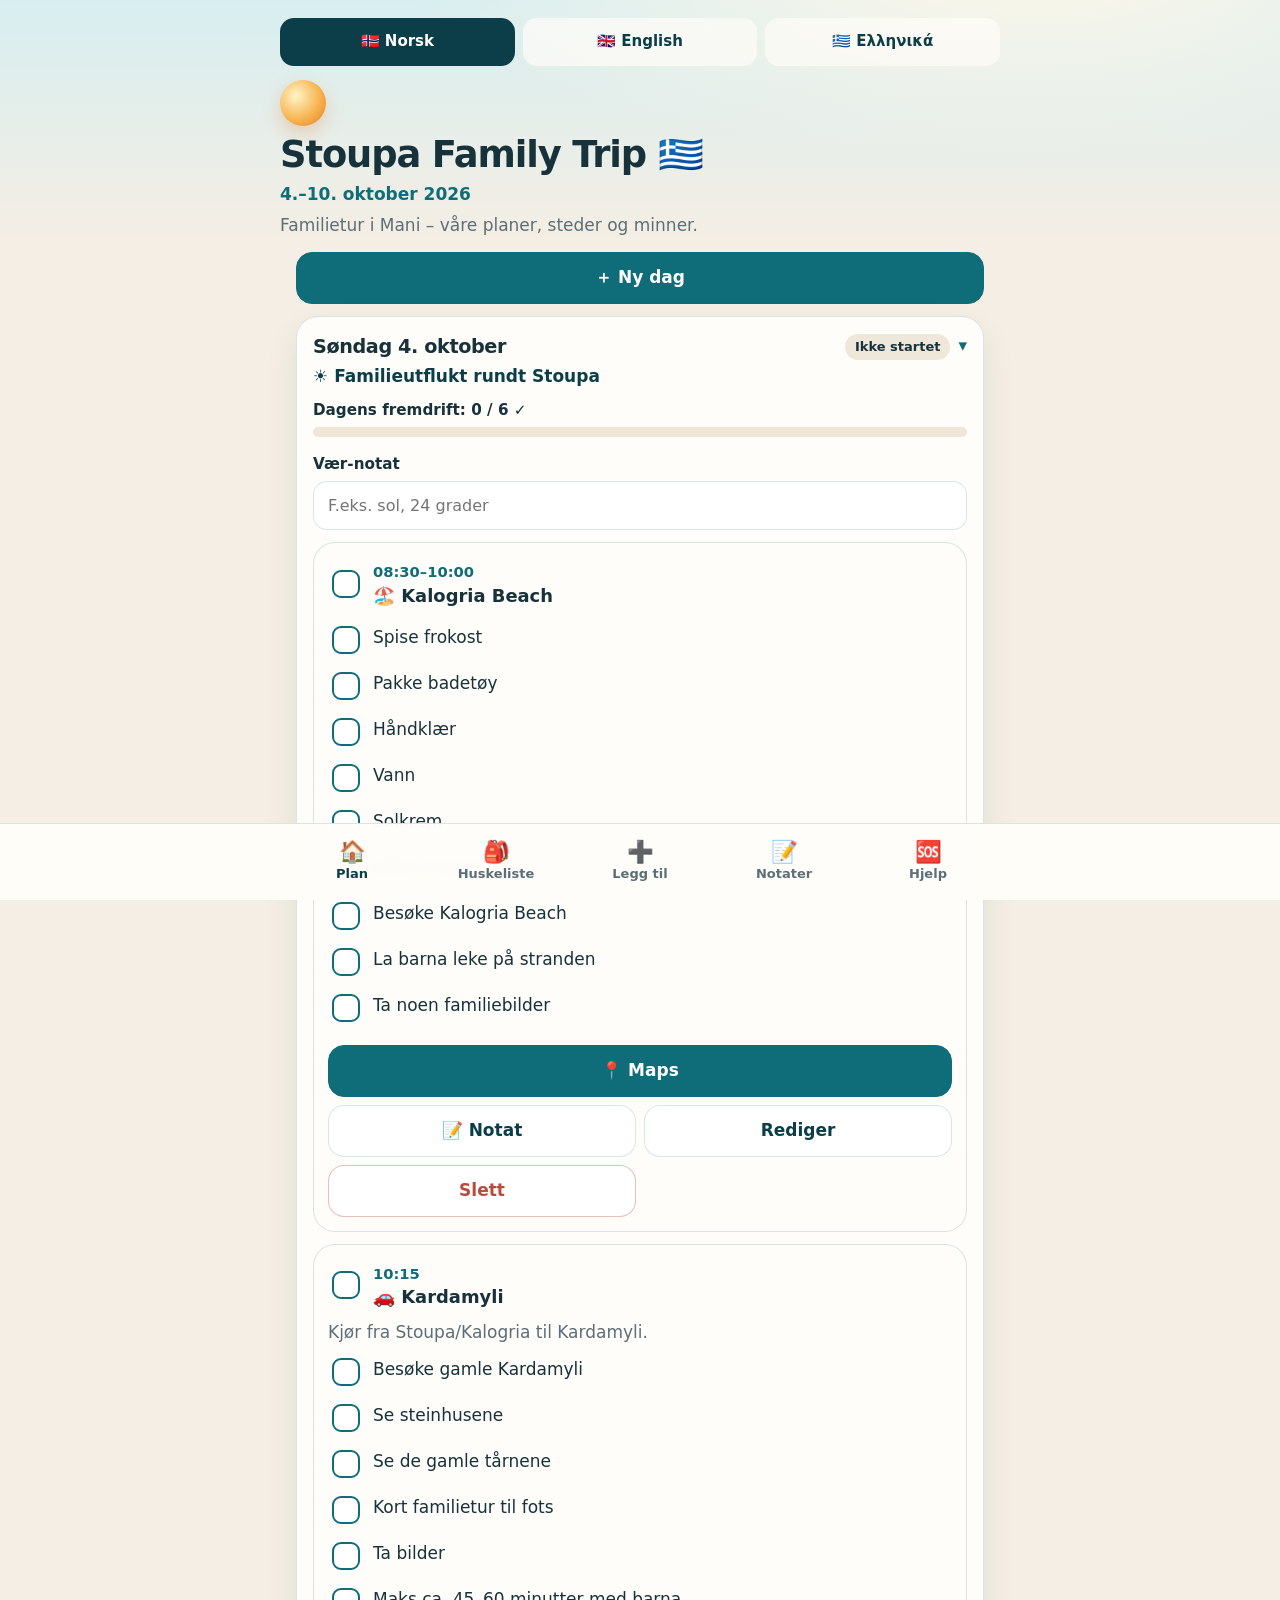
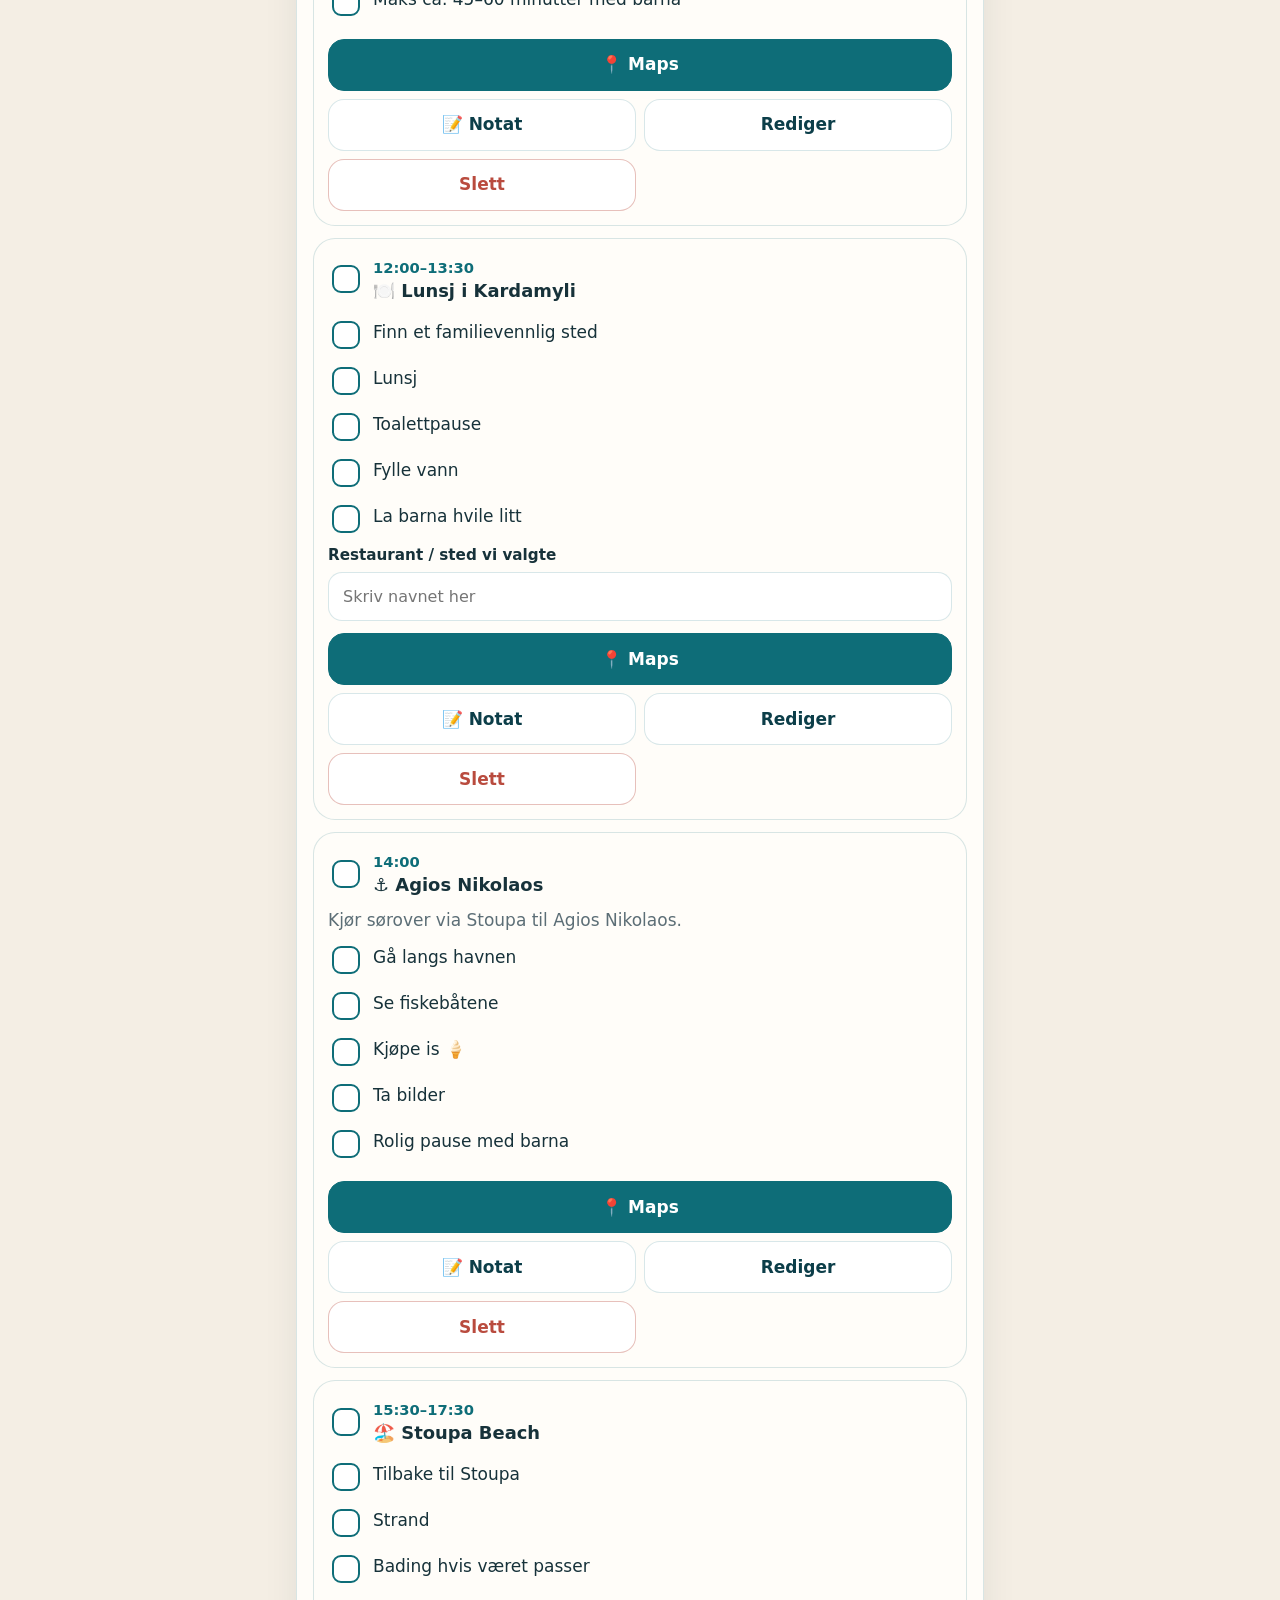
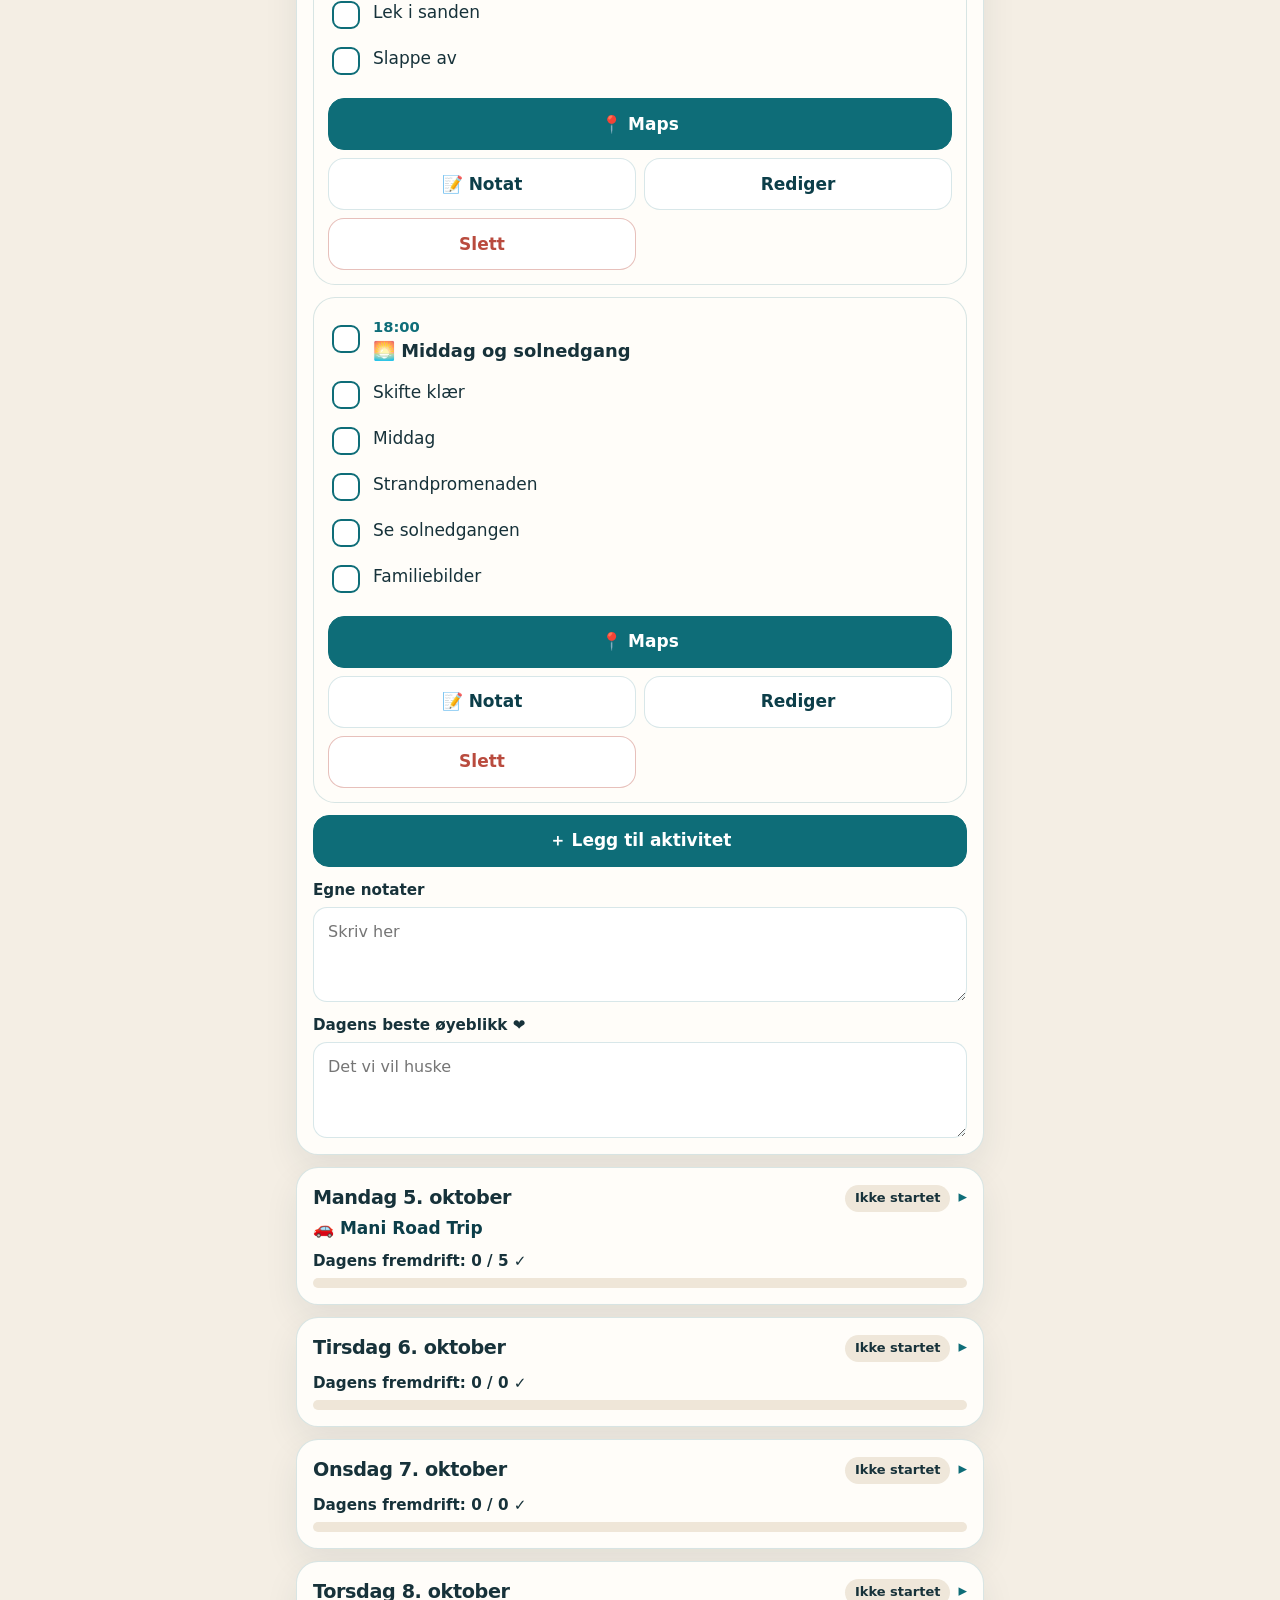
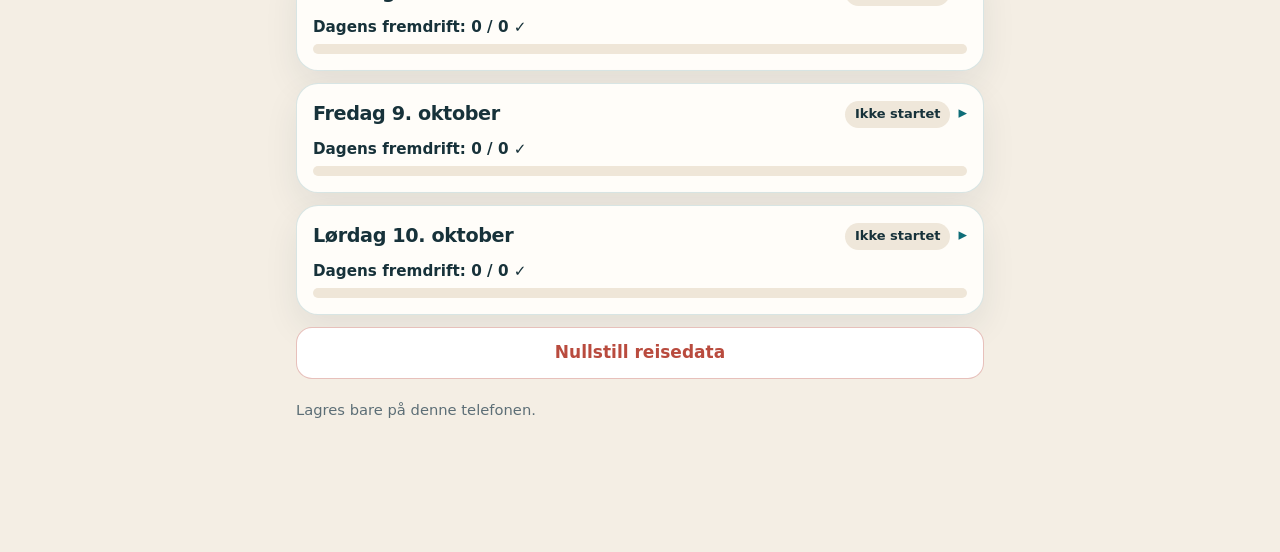
<file: stoupa-family-trip/index.html>
<!DOCTYPE html>
<html lang="nb">
<head>
  <meta charset="UTF-8">
  <meta name="viewport" content="width=device-width, initial-scale=1, viewport-fit=cover">
  <meta name="theme-color" content="#0e6d78">
  <meta name="robots" content="noindex, nofollow">
  <meta name="apple-mobile-web-app-capable" content="yes">
  <meta name="mobile-web-app-capable" content="yes">
  <meta name="apple-mobile-web-app-title" content="Stoupa Trip">
  <title>Stoupa Family Trip</title>
  <link rel="icon" href="data:image/svg+xml,%3Csvg xmlns='http://www.w3.org/2000/svg' viewBox='0 0 100 100'%3E%3Ctext y='.9em' font-size='90'%3E%F0%9F%8F%96%EF%B8%8F%3C/text%3E%3C/svg%3E">
  <link rel="stylesheet" href="styles.css">
</head>
<body>
  <div id="app"></div>
  <noscript>
    <p>Slå på JavaScript for å bruke reiseplanleggeren. Enable JavaScript to use the trip planner. Ενεργοποιήστε τη JavaScript.</p>
  </noscript>
  <script src="script.js"></script>
</body>
</html>
</file>
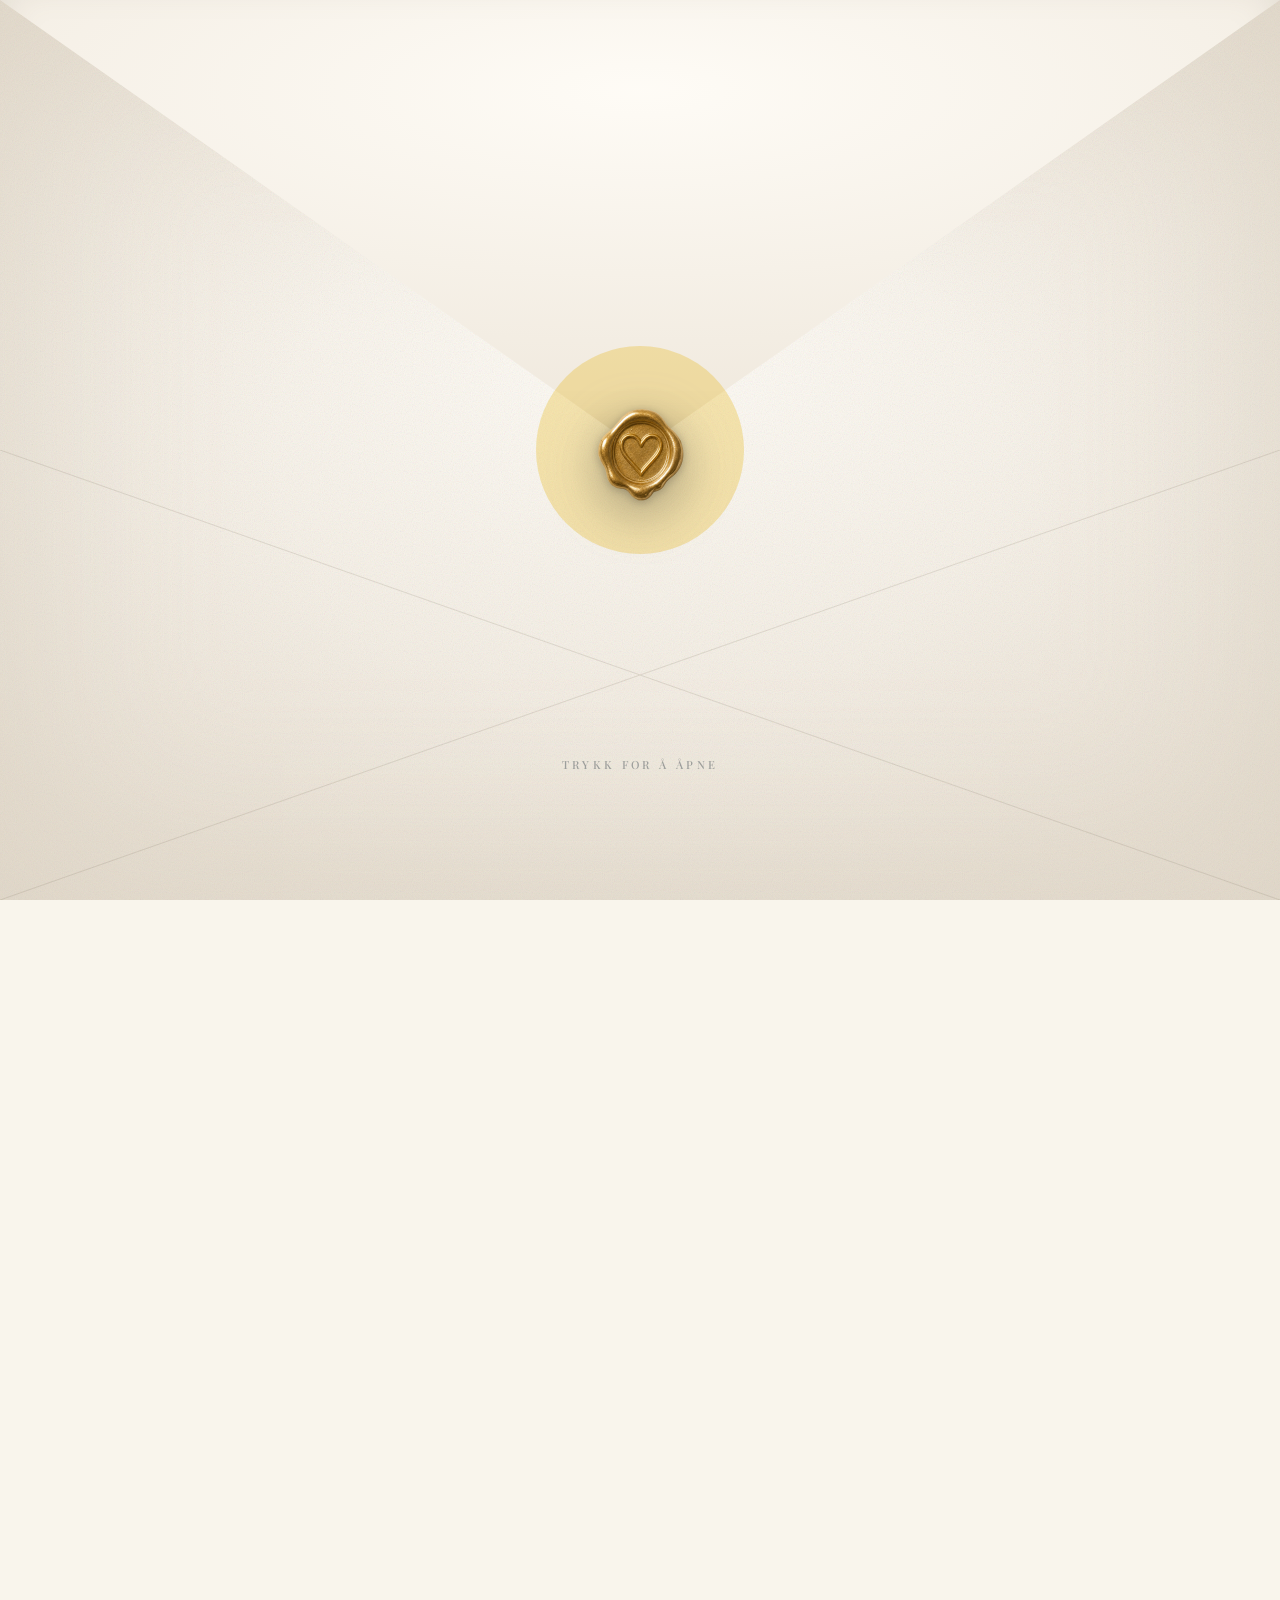
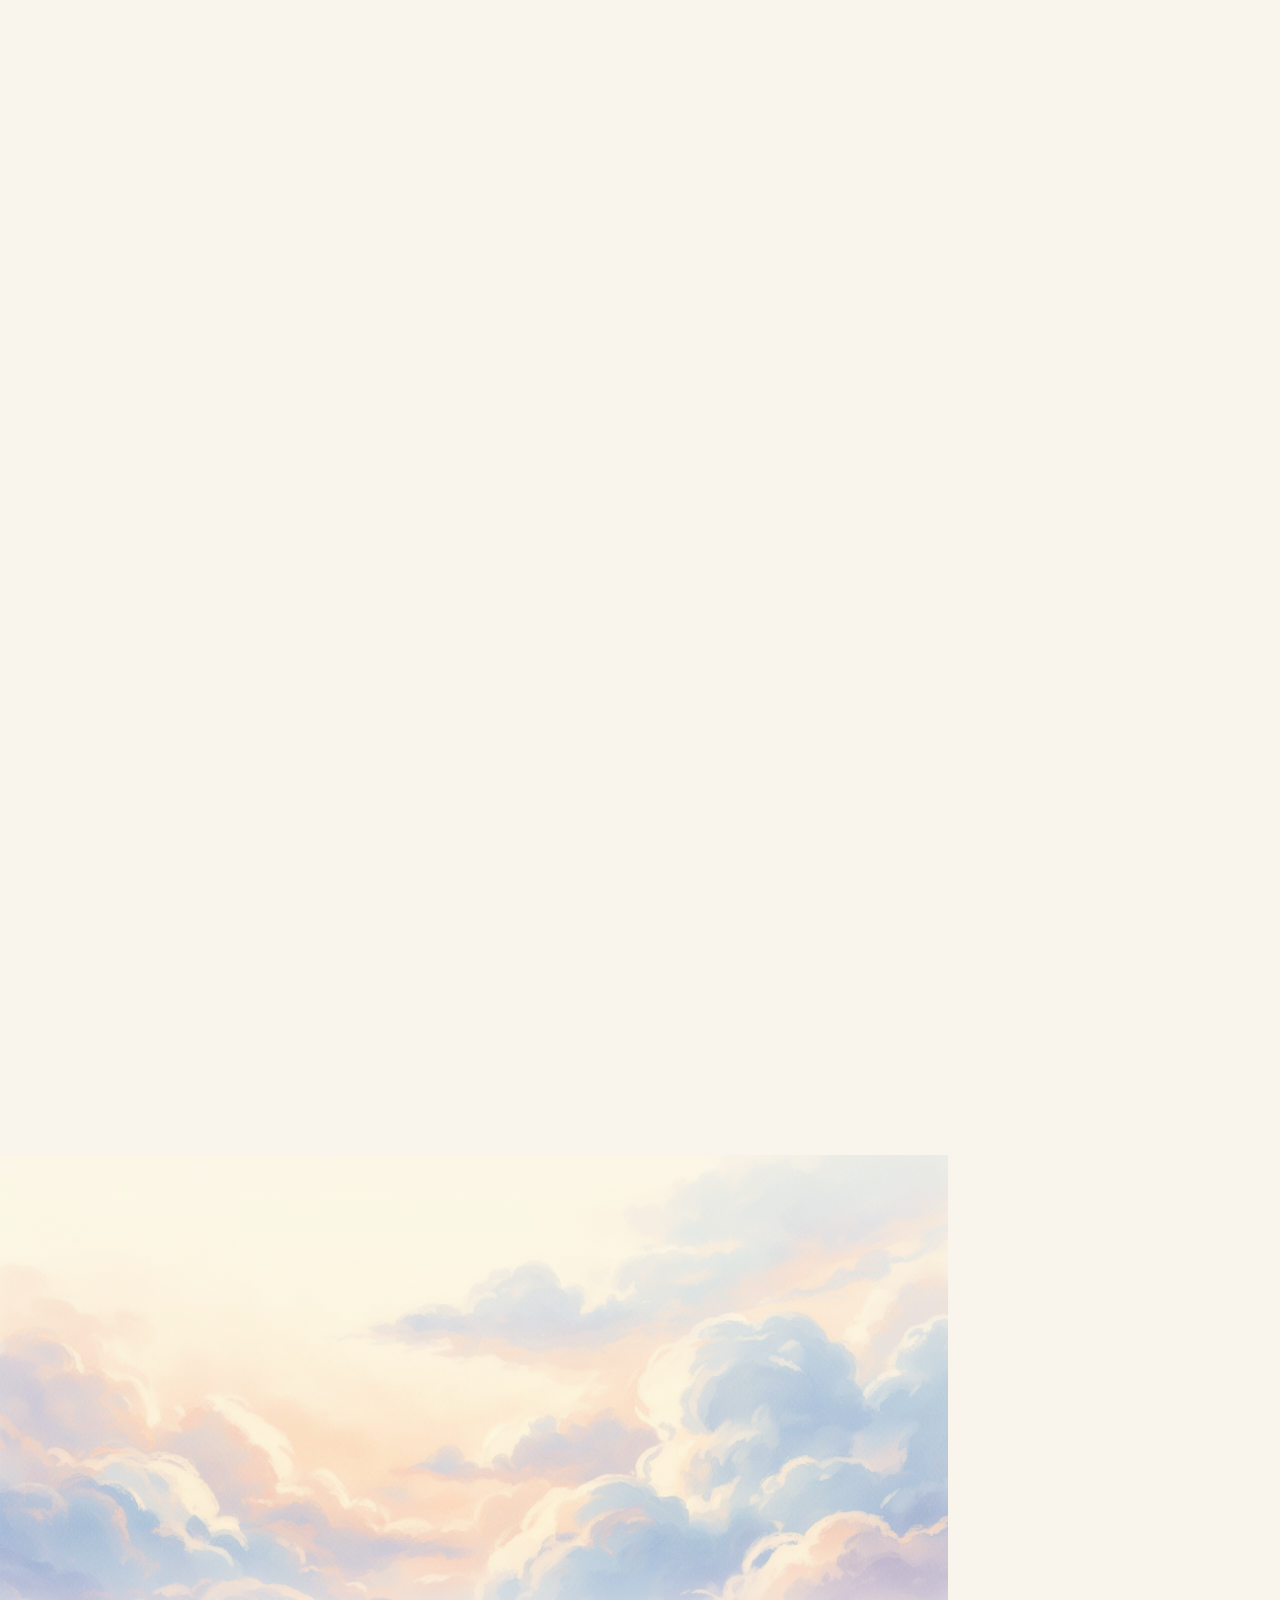
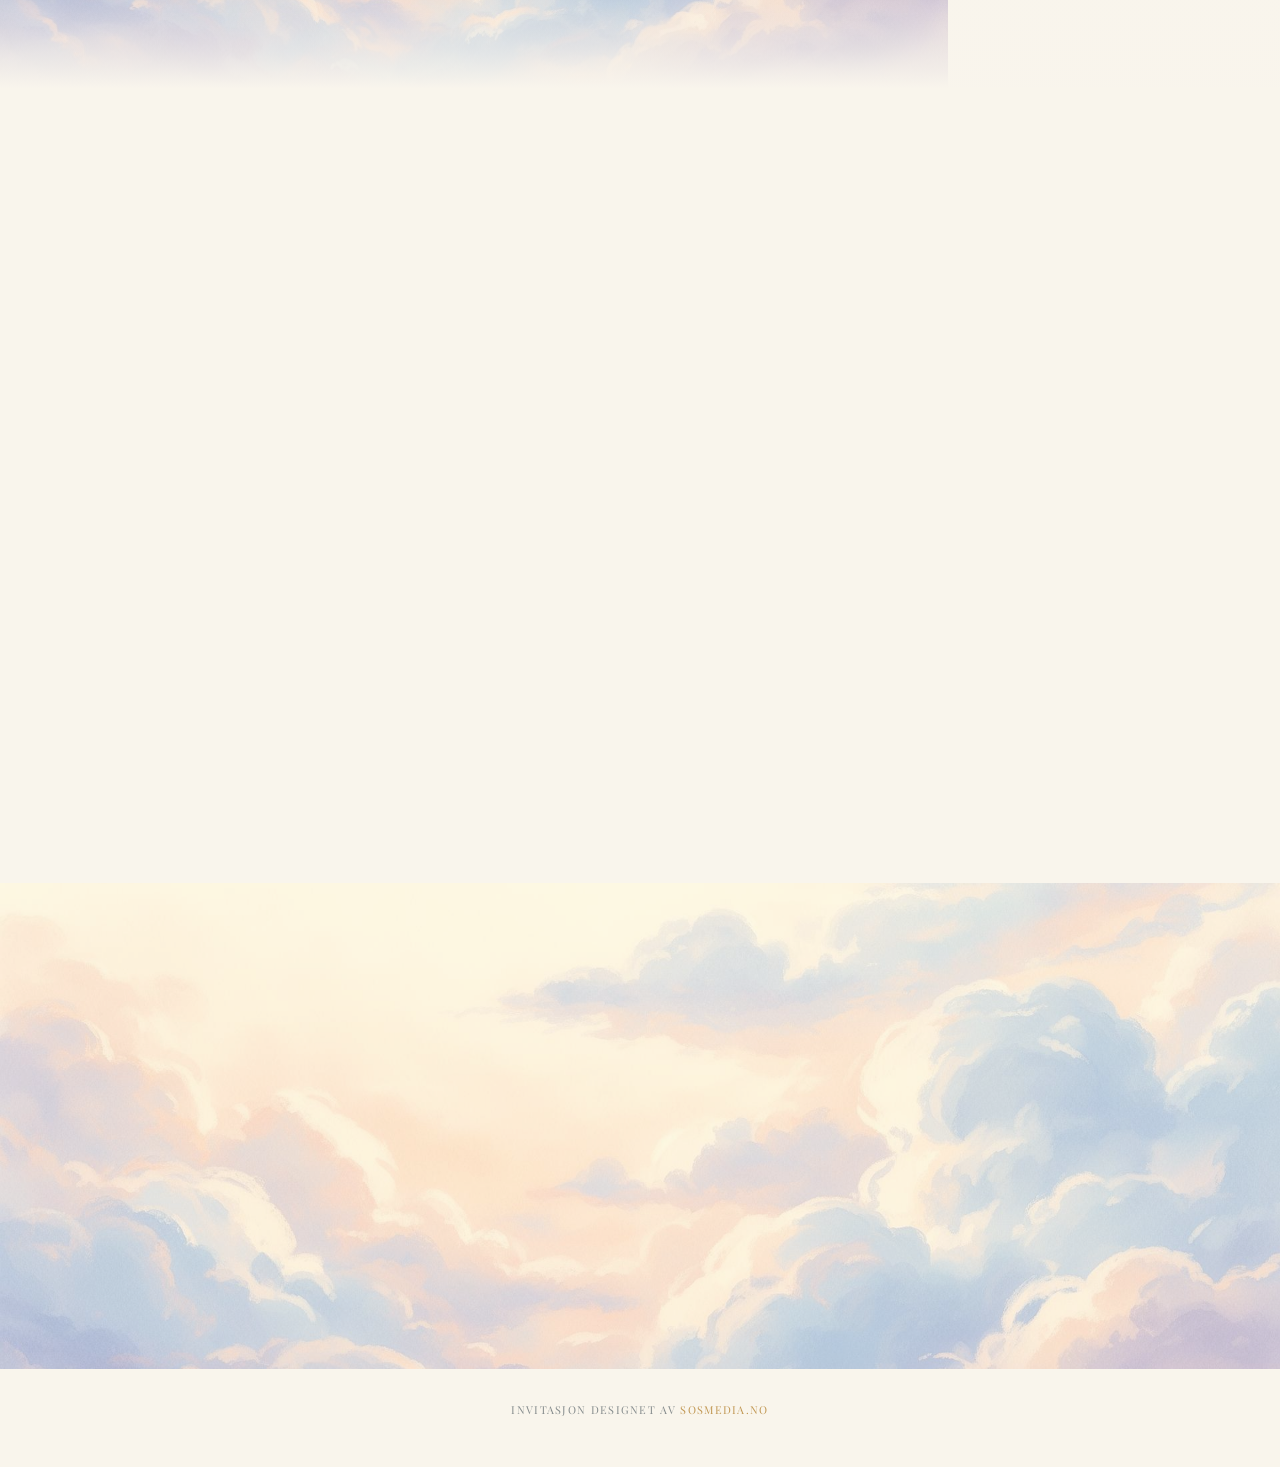
<file: templates/azure-letter/index.html>
<!DOCTYPE html>
<html lang="no" dir="ltr">
<head>
<meta charset="UTF-8">
<meta name="viewport" content="width=device-width, initial-scale=1.0, viewport-fit=cover">
<meta name="description" content="Azure Letter — Bryllupsinvitasjon">
<title>Layla & Yusuf</title>

<link rel="preconnect" href="https://fonts.googleapis.com">
<link rel="preconnect" href="https://fonts.gstatic.com" crossorigin>
<link href="https://fonts.googleapis.com/css2?family=Playfair+Display:ital,wght@0,400;0,500;0,700;1,400;1,500&family=Cormorant+Garamond:ital,wght@0,400;0,500;1,400&family=Amiri:ital,wght@0,400;0,700;1,400&family=Reem+Kufi:wght@400;500;700&family=Cairo:wght@300;400;600;700&display=swap" rel="stylesheet">

<script>
/* ══════════════════════════════════════════════════════════════════════
   ░░  REDIGER HER — Azure Letter (norsk + arabisk)  ░░
   ══════════════════════════════════════════════════════════════════════ */
const CONFIG = {
  nameFirst: "Yusuf",
  nameSecond: "Layla",
  initials: "L&Y",

  date: "2026-09-12T17:00:00",
  durationHours: 6,

  musicSrc: "",

  venue: {
    name: { no: "Al Bustan Farm", ar: "مزرعة البستان" },
    address: "Al Bustan Farm",
    mapsQuery: "Al Bustan Farm"
  },

  design: { url: "https://sosmedia.no", brand: "sosmedia.no" },

  images: {
    hero:  "img/hero.jpg",
    clouds:"img/clouds.jpg",
    waxSeal: "img/wax-seal.png"
  },

  program: [
    { time: "16:30", no: "Mottakelse",  ar: "الاستقبال" },
    { time: "17:00", no: "Seremoni",    ar: "المراسم" },
    { time: "18:30", no: "Middag",      ar: "العشاء" },
    { time: "20:00", no: "Dans",        ar: "الرقص" }
  ],

  t: {
    no: {
      coverTap: "Trykk for å åpne",
      heroTag: "skal gifte seg!",
      dateTitle: "Datoen",
      dateHint: "Skrap for å avsløre datoen",
      dateUnits: ["Dag", "Måned", "År"],
      inviteTitle: "Du er invitert!",
      letterSalut: "Kjære familie og venner,",
      letter: "Når vi nå forbereder oss på å si «ja», fylles vi av takknemlighet for alle de fine menneskene i livene våre. Deres støtte betyr alt for oss, og det ville være en ære å ha dere med oss når vi begynner vårt liv sammen.",
      cdTitle: "Nedtelling til for alltid",
      cdUnits: ["Dager", "Timer", "Minutter", "Sekunder"],
      programTitle: "Program",
      venueTitle: "Stedet",
      directions: "Veibeskrivelse",
      closingTitle: "Med all vår kjærlighet",
      closing: "Deres nærvær er den mest verdifulle gaven. Takk for at dere deler begynnelsen på vårt for alltid.",
      closingSign: "Med kjærlighet,",
      toggle: "عربي",
      designCredit: "Invitasjon designet av"
    },
    ar: {
      coverTap: "اضغط للفتح",
      heroTag: "سيتزوجان!",
      dateTitle: "التاريخ",
      dateHint: "اكشط لكشف التاريخ",
      dateUnits: ["اليوم", "الشهر", "السنة"],
      inviteTitle: "أنتم مدعوون!",
      letterSalut: "أعزاءنا من العائلة والأصدقاء،",
      letter: "وبينما نستعد لقول «نعم»، نشعر بالامتنان لكل الأشخاص الرائعين في حياتنا. دعمكم يعني لنا العالم، وشرف لنا أن تكونوا معنا عندما نبدأ حياتنا معًا.",
      cdTitle: "العد التنازلي للأبد",
      cdUnits: ["أيام", "ساعات", "دقائق", "ثوانٍ"],
      programTitle: "جدول الفعاليات",
      venueTitle: "المكان",
      directions: "الاتجاهات",
      closingTitle: "مع كل حبنا",
      closing: "حضوركم هو أثمن هدية. شكرًا لمشاركتكم بداية أبديتنا.",
      closingSign: "مع الحب،",
      toggle: "Norsk",
      designCredit: "تصميم الدعوة بواسطة"
    }
  }
};
</script>

<style>
  :root{
    /* Golden Invite — Azure Letter (eksakte farger) */
    --cream:oklch(97% .012 85);
    --cream-deep:oklch(93% .018 80);
    --card:oklch(99% .008 85);
    --gold:oklch(70% .1 78);
    --ink:oklch(32% .025 240);
    --dusty-blue:oklch(74% .05 235);
    --dusty-blue-soft:oklch(88% .035 232);
    --border:oklch(86% .02 85);
    --muted:oklch(94% .015 90);
    --muted-foreground:oklch(50% .02 240);
    --input:oklch(90% .02 85);
    --azure-a:oklch(86% .04 232);
    --azure-b:oklch(78% .05 235);
    --azure-flap-a:oklch(88% .035 232);
    --azure-flap-b:oklch(80% .05 234);
    --ink-10:oklch(32% .025 240 / .1);
    --ink-20:oklch(32% .025 240 / .2);
    --ink-40:oklch(32% .025 240 / .4);
    --ink-50:oklch(32% .025 240 / .5);
    --ink-55:oklch(32% .025 240 / .55);
    --ink-70:oklch(32% .025 240 / .7);
    --ink-75:oklch(32% .025 240 / .75);
    --ink-80:oklch(32% .025 240 / .8);
    --gold-25:oklch(70% .1 78 / .25);
    --gold-40:oklch(70% .1 78 / .4);
    --gold-50:oklch(70% .1 78 / .5);
    --cream-40:oklch(97% .012 85 / .4);
    --cream-60:oklch(97% .012 85 / .6);
    --cream-80:oklch(97% .012 85 / .8);
    --cream-deep-40:oklch(93% .018 80 / .4);
    --shadow-card:0 8px 24px -12px rgba(0,0,0,.15);
    --shadow-letter:0 10px 30px -10px rgba(0,0,0,.25);
    --shadow-azure:0 8px 20px -12px rgba(80,110,150,.35);
    --shadow-azure-lg:0 14px 30px -12px rgba(80,110,150,.35);
    --shadow-inset:inset 0 1px 0 rgba(255,255,255,.5);
    --hero-glow:rgba(255,253,245,.85);
    --hero-glow-soft:rgba(255,253,245,.75);
    --display:"Playfair Display", Georgia, serif;
    --script:"Cormorant Garamond", "Playfair Display", serif;
    --body:"Playfair Display", Georgia, serif;
    --arabic-display:"Reem Kufi", "Amiri", serif;
    --arabic-body:"Cairo", "Amiri", sans-serif;
    --content-w:42rem;
    --section-x:1.5rem;
  }

  *{ box-sizing:border-box; margin:0; padding:0; }
  html{ background:var(--cream); scroll-behavior:smooth; }
  body{
    color:var(--ink); font-family:var(--body); line-height:1.65;
    -webkit-font-smoothing:antialiased; overflow-x:hidden;
    background:var(--cream);
  }
  body.locked{ overflow:hidden; height:100svh; }
  body.locked .lang-toggle{ opacity:0; pointer-events:none; }
  ::selection{ background:oklch(70% .1 78 / .25); color:var(--ink); }

  .grain{
    position:absolute; inset:0; pointer-events:none; opacity:.28; mix-blend-mode:multiply;
    background-image:url("data:image/svg+xml,%3Csvg xmlns='http://www.w3.org/2000/svg' width='180' height='180'%3E%3Cfilter id='n'%3E%3CfeTurbulence type='fractalNoise' baseFrequency='.9' numOctaves='4' stitchTiles='stitch'/%3E%3C/filter%3E%3Crect width='180' height='180' filter='url(%23n)' opacity='.55'/%3E%3C/svg%3E");
    background-size:180px 180px;
  }

  .script{ font-family:var(--script); font-style:italic; font-weight:500; }
  .label{
    font-family:var(--body); letter-spacing:.3em; text-transform:uppercase;
    font-size:.7rem; font-weight:500;
  }
  html[lang="ar"] .script{ font-family:var(--arabic-display); font-style:normal; font-weight:700; }
  html[lang="ar"] .label{
    font-family:var(--arabic-body); letter-spacing:.12em; text-transform:none; font-size:.82rem;
  }
  html[lang="ar"] body{ font-family:var(--arabic-body); }

  /* ── SPRÅK ─────────────────────────────────────────── */
  .lang-toggle{
    position:fixed; top:max(1.1rem,env(safe-area-inset-top)); inset-inline-end:max(1.1rem,env(safe-area-inset-end));
    z-index:60; display:inline-flex; align-items:center; gap:.45rem;
    padding:.45rem 1rem; border-radius:999px; cursor:pointer;
    border:1px solid var(--ink-20); background:var(--cream-80);
    color:var(--ink); font-size:.78rem; letter-spacing:.14em; font-weight:500;
    backdrop-filter:blur(10px); transition:opacity .4s ease, border-color .2s, color .2s;
  }
  .lang-toggle:hover{ border-color:var(--gold); color:var(--gold); }
  .lang-toggle .on{ color:var(--gold); }
  .lang-toggle .sep{ opacity:.3; }
  .lang-toggle .off{ opacity:.5; }

  /* ── COVER / KONVOLUTT ─────────────────────────────── */
  .cover{
    position:fixed; inset:0; z-index:100; display:grid; place-items:center;
    background:var(--cream); cursor:pointer; overflow:hidden;
    transition:opacity .7s ease, visibility .7s ease;
  }
  .cover.opening{ pointer-events:none; }
  .cover.done{ opacity:0; visibility:hidden; pointer-events:none; }

  .cover-stage{
    position:relative; width:100%; height:100%; perspective:2400px;
    transform-origin:50% 50%;
    transition:transform 2.2s cubic-bezier(.65,0,.35,1);
  }
  .cover.opening .cover-stage{ transform:scale(1.04); }

  .cover-paper{
    position:absolute; inset:0;
    background:
      radial-gradient(ellipse 80% 60% at 50% 40%, var(--card), var(--cream-deep) 100%),
      linear-gradient(135deg, var(--cream) 0%, var(--cream-deep) 100%);
    box-shadow:inset 0 0 200px oklch(85% .025 80 / .4);
  }
  .cover-paper::after{
    content:""; position:absolute; inset:0; pointer-events:none;
    background:radial-gradient(ellipse at center, transparent 40%, oklch(85% .025 80 / .3) 100%);
  }

  .cover-fold-lines{
    position:absolute; inset-inline:0; top:50%; bottom:0; opacity:.18; pointer-events:none;
    background:
      linear-gradient(to right top, transparent calc(50% - 1px), oklch(55% .03 80) 50%, transparent calc(50% + 1px)),
      linear-gradient(to left top, transparent calc(50% - 1px), oklch(55% .03 80) 50%, transparent calc(50% + 1px));
  }

  .cover-flap{
    position:absolute; inset-inline:0; top:0; height:50%; z-index:5;
    transform-style:preserve-3d; transform-origin:top center;
    transition:transform 1.8s cubic-bezier(.7,0,.3,1);
  }
  .cover-flap-front,.cover-flap-back{
    position:absolute; inset:0;
    background:
      radial-gradient(ellipse 90% 80% at 50% 20%, var(--card), var(--cream-deep) 100%),
      linear-gradient(180deg, var(--cream), var(--cream-deep));
    clip-path:polygon(0 0, 100% 0, 50% 100%);
    backface-visibility:hidden;
  }
  .cover-flap-front{ box-shadow:inset 0 -20px 40px oklch(55% .03 80 / .18); }
  .cover-flap-back{ transform:rotateX(180deg); filter:brightness(.94); }

  .cover.opening .cover-flap{ transform:rotateX(-175deg); }

  .seal-btn{
    position:absolute; left:50%; top:50%; transform:translate(-50%,-50%); z-index:10;
    border:none; background:none; cursor:pointer; padding:0; outline:none;
    transition:transform .5s ease, opacity .5s ease;
  }
  .seal-btn:hover .seal-img{ transform:scale(1.05); }
  .cover.opening .seal-btn{ opacity:0; transform:translate(-50%,-50%) scale(1.4) rotate(8deg); }

  .seal-wrap{ position:relative; display:block; }
  .seal-img{
    width:min(72vw,16rem); height:min(72vw,16rem); object-fit:contain; display:block;
    filter:drop-shadow(0 14px 26px oklch(55% .03 80 / .45)) drop-shadow(0 2px 4px rgba(0,0,0,.3));
    transition:transform .5s ease; user-select:none; -webkit-user-drag:none;
  }
  .seal-glow{
    position:absolute; inset:1.5rem; z-index:-1; border-radius:50%;
    background:oklch(78% .16 85 / .28); animation:sealPing 3.2s cubic-bezier(0,0,.2,1) infinite;
  }
  @keyframes sealPing{ 0%,100%{ transform:scale(1); opacity:.55; } 50%{ transform:scale(1.18); opacity:.2; } }

  .cover-hint{
    position:absolute; inset-inline:0; bottom:14vh; text-align:center;
    color:var(--ink-40); pointer-events:none;
    transition:opacity .4s ease;
  }
  .cover.opening .cover-hint{ opacity:0; }

  /* ── KRONBLAD ──────────────────────────────────────── */
  .petals{ position:absolute; inset:0; overflow:hidden; pointer-events:none; z-index:2; }
  .petal{
    position:absolute; top:-5%; width:10px; height:10px; border-radius:50% 0 50% 50%;
    background:oklch(72% .14 25 / .55); opacity:0;
    animation:petalFall linear infinite;
  }
  @keyframes petalFall{
    0%{ opacity:0; transform:translateY(0) rotate(0) translateX(0); }
    8%{ opacity:.75; }
    100%{ opacity:0; transform:translateY(110vh) rotate(380deg) translateX(var(--drift,0)); }
  }

  /* ── HERO ──────────────────────────────────────────── */
  .hero{
    position:relative; min-height:100svh; min-height:100dvh;
    display:flex; align-items:center; justify-content:center; overflow:hidden;
    text-align:center; background:var(--cream);
  }
  .hero-bg{
    position:absolute; inset:0; width:100%; height:100%; object-fit:cover; z-index:0;
    transform:scale(1.06);
    transition:transform 12s ease-out;
  }
  body.invitation-open .hero-bg{ transform:scale(1); }
  .hero-veil-top,.hero-veil-bottom{
    position:absolute; inset-inline:0; z-index:1; pointer-events:none;
  }
  .hero-veil-top{
    top:0; height:40%;
    background:linear-gradient(180deg, var(--cream), transparent);
  }
  .hero-veil-bottom{
    bottom:0; height:10rem;
    background:linear-gradient(0deg, var(--cream), transparent);
  }
  .hero-content{
    position:relative; z-index:3; padding:0 var(--section-x); max-width:var(--content-w);
    opacity:0; transform:translateY(18px);
    transition:opacity .9s ease .35s, transform .9s ease .35s;
  }
  body.invitation-open .hero-content{ opacity:1; transform:none; }

  .hero-names{
    font-family:var(--script); font-style:italic; font-weight:500;
    font-size:clamp(2.6rem,11vw,4.5rem); line-height:1.1; color:var(--ink);
    text-shadow:var(--hero-glow) 0 1px 14px;
  }
  html[lang="ar"] .hero-names{ font-family:var(--arabic-display); font-style:normal; font-size:clamp(2.2rem,9vw,3.8rem); }
  .hero-amp{ margin:0 .25em; color:var(--gold); }
  .hero-tag{
    margin-top:1rem; font-family:var(--script); font-style:italic;
    font-size:clamp(1.15rem,4.5vw,1.55rem); color:var(--ink-70);
    text-shadow:var(--hero-glow-soft) 0 1px 8px;
  }
  html[lang="ar"] .hero-tag{ font-family:var(--arabic-display); font-style:normal; }

  /* ── SEKSJONER ─────────────────────────────────────── */
  main{ position:relative; z-index:1; }
  section{ padding:clamp(4.5rem,12vw,7rem) var(--section-x); position:relative; }
  .wrap{ max-width:var(--content-w); margin-inline:auto; text-align:center; }
  .s-script{
    font-family:var(--script); font-style:italic; font-weight:500;
    font-size:clamp(2.4rem,8vw,3.75rem); color:var(--ink); line-height:1.15;
  }
  html[lang="ar"] .s-script{ font-family:var(--arabic-display); font-style:normal; }
  .s-hint{
    margin-top:.75rem; display:flex; align-items:center; justify-content:center; gap:.75rem;
    color:var(--ink-55);
  }
  .s-hint .star{ color:var(--gold); }
  .s-rule{
    width:4rem; height:1px; margin:.75rem auto 0;
    background:var(--gold-40);
  }

  /* scratch date */
  #date{ background:var(--cream); }
  .scratch-row{
    margin-top:3rem; display:flex; flex-wrap:wrap; align-items:flex-start;
    justify-content:center; gap:1.5rem 2.5rem;
  }
  .scratch-card{ display:flex; flex-direction:column; align-items:center; gap:.5rem; }
  .scratch-box{
    position:relative; width:110px; height:110px; overflow:hidden; border-radius:4px;
    border:1px solid var(--ink-10); background:var(--cream-deep);
    box-shadow:var(--shadow-card);
  }
  .scratch-value{
    position:absolute; inset:0; display:grid; place-items:center; padding:.5rem; text-align:center;
    font-family:var(--script); font-style:italic; color:var(--ink); line-height:1;
  }
  .scratch-value.day{ font-size:2.25rem; }
  .scratch-value.month{ font-size:1.35rem; }
  .scratch-value.year{ font-size:1.85rem; }
  html[lang="ar"] .scratch-value{ font-family:var(--arabic-display); font-style:normal; }
  .scratch-canvas{
    position:absolute; inset:0; width:100%; height:100%; cursor:pointer; touch-action:none;
    transition:opacity .7s ease;
  }
  .scratch-canvas.revealed{ opacity:0; pointer-events:none; }
  .scratch-label{ color:var(--ink-50); }

  /* invite envelope */
  #invite{ background:var(--cream); padding-bottom:clamp(5rem,14vw,8rem); }
  #invite .s-script{ margin-bottom:0; }
  .invite-spacer{ height:clamp(4rem,10vw,6rem); width:min(12rem,48vw); margin-inline:auto; }

  .envelope-wrap{
    position:relative; margin:clamp(1.5rem,4vw,2.5rem) auto 0;
    width:min(100%,28rem); perspective:1400px;
    overflow:hidden;
  }
  .envelope-stage{ position:relative; aspect-ratio:4/3; }

  .env-back{
    position:absolute; inset:0; overflow:hidden; border-radius:2px;
    background:linear-gradient(180deg, var(--azure-a), var(--azure-b));
    box-shadow:
      inset 0 2px 8px rgba(255,255,255,.3),
      0 14px 30px -10px rgba(80,110,150,.3);
  }
  .env-back::before{
    content:""; position:absolute; inset:0; pointer-events:none;
    background:
      linear-gradient(to right top, transparent calc(50% - 1px), rgba(255,255,255,.25) 50%, transparent calc(50% + 1px)),
      linear-gradient(to left top, transparent calc(50% - 1px), rgba(255,255,255,.25) 50%, transparent calc(50% + 1px));
  }

  .env-letter{
    position:absolute; left:6%; right:6%; top:20%; height:120%; z-index:2;
    overflow:hidden; border-radius:2px; opacity:.95; background:var(--cream);
    transition:top 1.4s cubic-bezier(.7,0,.3,1), opacity 1.4s cubic-bezier(.7,0,.3,1);
    will-change:top, opacity;
  }
  .envelope-stage.open .env-letter{ top:-30%; opacity:1; }

  .env-flap{
    position:absolute; inset-inline:0; top:0; height:55%; z-index:3;
    transform-origin:top center; transform-style:preserve-3d;
    transition:transform 1.6s cubic-bezier(.7,0,.3,1), visibility 0s linear 1.55s;
    pointer-events:none; will-change:transform;
  }
  .env-flap-face{
    width:100%; height:100%;
    background:linear-gradient(180deg, var(--azure-flap-a), var(--azure-flap-b));
    clip-path:polygon(0 0, 100% 0, 50% 95%);
    box-shadow:inset 0 -4px 12px rgba(80,110,150,.2);
    backface-visibility:hidden;
  }
  .envelope-stage.open .env-flap{ transform:rotateX(180deg); z-index:1; visibility:hidden; }

  .letter-paper{
    position:relative; overflow:hidden; border-radius:2px; text-align:center;
    background:var(--cream);
    padding:clamp(2rem,6vw,2.6rem) clamp(1.4rem,5vw,2.2rem) clamp(1.6rem,5vw,2rem);
    box-shadow:var(--shadow-letter);
  }
  .letter-paper::before{
    content:""; position:absolute; inset:12px; border-radius:1px; pointer-events:none;
    border:1px solid var(--gold-40);
  }

  .letter-orn{
    position:relative; z-index:1; display:flex; justify-content:center; margin-bottom:1rem; color:var(--gold);
  }
  .letter-orn svg{ width:min(170px,52vw); height:auto; opacity:.85; }

  .letter-salut{
    position:relative; z-index:1;
    font-family:var(--script); font-style:italic; font-size:clamp(1.5rem,5vw,1.9rem); color:var(--ink);
    line-height:1.2;
  }
  html[lang="ar"] .letter-salut{ font-family:var(--arabic-display); font-style:normal; }

  .letter-rule{
    position:relative; z-index:1; width:4rem; height:1px; margin:1rem auto 1.1rem;
    background:var(--gold-40);
  }

  .letter-body{
    position:relative; z-index:1;
    font-size:clamp(.88rem,2.8vw,1rem); line-height:1.75; color:var(--ink-75);
    max-width:22rem; margin-inline:auto;
  }
  html[lang="ar"] .letter-body{ font-family:var(--arabic-body); line-height:1.9; }

  .letter-footer{
    position:relative; z-index:1; margin-top:1.35rem; display:flex; flex-direction:column; align-items:center; gap:.75rem;
  }
  .letter-seal{
    width:48px; height:48px; border-radius:50%; object-fit:contain;
    filter:drop-shadow(0 6px 14px rgba(80,55,10,.35));
  }

  .letter-sign{
    display:flex; align-items:center; justify-content:center; gap:.35rem;
    font-family:var(--script); font-style:italic; font-size:clamp(1.15rem,4vw,1.35rem); color:var(--ink);
  }
  html[lang="ar"] .letter-sign{ font-family:var(--arabic-display); font-style:normal; }
  .letter-sign .hero-amp{ font-size:.95em; color:var(--gold); }

  /* countdown */
  #countdown{ background:var(--cream); padding-top:1rem; padding-bottom:4rem; }
  .cd-title{
    font-family:var(--script); font-style:italic; font-size:clamp(1.5rem,5vw,1.9rem);
    color:var(--ink-80);
  }
  html[lang="ar"] .cd-title{ font-family:var(--arabic-display); font-style:normal; }
  .cd-grid{
    margin-top:2rem; display:grid; grid-template-columns:repeat(4,1fr); gap:.75rem;
    direction:ltr;
  }
  .cd-cell{
    display:flex; flex-direction:column; align-items:center; justify-content:center;
    padding:1.25rem .5rem; border-radius:4px;
    border:1px solid var(--gold-25); background:var(--cream-deep-40);
    box-shadow:var(--shadow-inset), var(--shadow-azure);
  }
  .cd-num{
    font-family:var(--body); font-size:clamp(1.85rem,8vw,3rem); font-weight:500;
    font-variant-numeric:tabular-nums; color:var(--ink); line-height:1;
    transition:transform .25s ease;
  }
  .cd-num.tick{ animation:digitPop .35s ease; }
  @keyframes digitPop{ 0%{transform:scale(1)} 40%{transform:scale(1.08)} 100%{transform:scale(1)} }
  .cd-label{ margin-top:.5rem; color:var(--ink-55); }

  /* program */
  #program{ overflow:hidden; padding-bottom:8rem; }
  .program-bg{
    position:absolute; inset-inline:0; bottom:0; height:66%; object-fit:cover; z-index:0;
  }
  .program-veil{
    position:absolute; inset:0; z-index:1;
    background:linear-gradient(180deg, var(--cream), var(--cream-60) 35%, transparent);
  }
  .program-veil-bottom{
    position:absolute; inset-inline:0; bottom:0; height:10rem; z-index:1;
    background:linear-gradient(0deg, var(--cream), transparent);
  }
  .program-inner{ position:relative; z-index:2; }

  .timeline{
    list-style:none; margin-top:3.5rem; position:relative;
    display:flex; flex-direction:column; gap:2.5rem; max-width:32rem; margin-inline:auto;
  }
  .timeline::before{
    content:""; position:absolute; left:50%; top:0; bottom:0; width:1px;
    transform:translateX(-50%);
    background:linear-gradient(transparent, var(--gold-50), transparent);
  }
  .tl-item{
    display:grid; grid-template-columns:1fr 1fr; align-items:center; gap:1rem;
    position:relative; opacity:0; transform:translateY(12px);
    transition:opacity .55s ease, transform .55s ease;
  }
  .timeline.show .tl-item{ opacity:1; transform:none; }
  .timeline.show .tl-item:nth-child(1){ transition-delay:.1s; }
  .timeline.show .tl-item:nth-child(2){ transition-delay:.22s; }
  .timeline.show .tl-item:nth-child(3){ transition-delay:.34s; }
  .timeline.show .tl-item:nth-child(4){ transition-delay:.46s; }

  .tl-dot{
    position:absolute; left:50%; top:50%; transform:translate(-50%,-50%);
    width:10px; height:10px; border-radius:50%; background:var(--gold);
    box-shadow:0 0 0 4px var(--cream);
  }
  .tl-time{
    font-family:var(--script); font-style:italic; font-size:clamp(1.6rem,5vw,1.9rem); color:var(--ink);
  }
  html[lang="ar"] .tl-time{ font-family:var(--arabic-display); font-style:normal; }
  .tl-label{ margin-top:.25rem; color:var(--ink-55); }
  .tl-item:nth-child(odd) .tl-block{ grid-column:2; text-align:start; }
  .tl-item:nth-child(odd) .tl-empty{ grid-column:1; }
  .tl-item:nth-child(even) .tl-block{ grid-column:1; text-align:end; }
  .tl-item:nth-child(even) .tl-empty{ grid-column:2; }
  html[dir="rtl"] .tl-item:nth-child(odd) .tl-block{ text-align:end; }
  html[dir="rtl"] .tl-item:nth-child(even) .tl-block{ text-align:start; }

  /* venue */
  #place{ background:var(--cream); padding-top:2.5rem; }
  .venue-row{
    margin-top:1rem; display:flex; align-items:center; justify-content:center; gap:.5rem;
    color:var(--ink-70); font-size:1rem;
  }
  .venue-row svg{ width:1rem; height:1rem; color:var(--gold); flex:none; }
  .map-wrap{
    margin-top:2rem; overflow:hidden; border-radius:5px;
    border:1px solid var(--gold-25);
    box-shadow:var(--shadow-azure-lg);
    aspect-ratio:16/10;
  }
  .map-frame{ width:100%; height:100%; border:0; display:block; }
  .dir-btn{
    display:inline-flex; align-items:center; gap:.5rem; margin-top:1.5rem;
    padding:.7rem 1.35rem; border-radius:999px; text-decoration:none;
    border:1px solid var(--gold-40); background:var(--cream-deep-40);
    color:var(--ink-80); transition:background .2s, color .2s;
  }
  .dir-btn:hover{ background:var(--cream-deep); color:var(--ink); }
  .dir-btn svg{ width:1rem; height:1rem; color:var(--gold); }

  /* closing */
  #closing{ overflow:hidden; padding-block:7rem; }
  .closing-bg{ position:absolute; inset:0; width:100%; height:100%; object-fit:cover; z-index:0; }
  .closing-veil{ position:absolute; inset:0; z-index:1; background:var(--cream-40); }
  .closing-inner{ position:relative; z-index:2; }
  .closing-body{
    font-size:clamp(.95rem,3vw,1.1rem); line-height:1.75; color:var(--ink-75);
    max-width:26rem; margin-inline:auto;
  }
  html[lang="ar"] .closing-body{ font-family:var(--arabic-body); }
  .closing-rule{ width:5rem; height:1px; margin:1.5rem auto; background:var(--gold-50); }

  .open-flash{
    position:fixed; inset:0; z-index:99; pointer-events:none; opacity:0;
    background:radial-gradient(circle at 50% 48%, var(--card) 0%, var(--cream-40) 42%, transparent 72%);
  }
  .open-flash.on{ animation:openFlash .85s ease forwards; }
  @keyframes openFlash{ 0%{opacity:0} 28%{opacity:.9} 100%{opacity:0} }

  .spark{
    position:fixed; z-index:101; color:var(--gold); pointer-events:none; opacity:0;
    animation:sparkFly .9s ease-out forwards;
  }
  @keyframes sparkFly{
    0%{ opacity:1; transform:translate(0,0) scale(.35); }
    100%{ opacity:0; transform:translate(var(--dx),var(--dy)) scale(1); }
  }
  .closing-sign-label{ color:var(--ink-50); margin-bottom:.25rem; }
  .closing-names{
    font-family:var(--script); font-style:italic; font-size:clamp(1.75rem,6vw,2.25rem); color:var(--ink);
  }
  html[lang="ar"] .closing-names{ font-family:var(--arabic-display); font-style:normal; }

  footer{
    text-align:center; padding:2rem var(--section-x) 3rem; background:var(--cream);
    color:var(--ink-55); font-size:.68rem; letter-spacing:.12em; text-transform:uppercase;
  }
  html[lang="ar"] footer{ letter-spacing:0; text-transform:none; font-size:.78rem; }
  footer a{ color:var(--gold); text-decoration:none; }

  .reveal{ opacity:0; transform:translateY(22px); transition:opacity .75s ease, transform .75s ease; }
  .reveal.in{ opacity:1; transform:none; }
  body:not(.invitation-open) .reveal{ opacity:0; transform:translateY(18px); }

  @media (max-width:720px){
    .scratch-row{ gap:1.25rem 1.5rem; }
    .scratch-box{ width:100px; height:100px; }
    .cd-grid{ gap:.5rem; }
    .cd-cell{ padding:1rem .35rem; }
    .envelope-wrap{ width:min(100%,26rem); }
    .invite-spacer{ height:3.5rem; }
  }
  @media (prefers-reduced-motion:reduce){
    .seal-glow,.petal{ animation:none !important; display:none; }
    .cover-flap,.cover-stage,.env-flap,.env-letter,.hero-content,.hero-bg,.reveal,.tl-item{
      transition:none !important; animation:none !important;
    }
    body.invitation-open .hero-content,.reveal,.tl-item{ opacity:1; transform:none; }
    .cover.opening .cover-flap{ transform:rotateX(-175deg); }
    .envelope-stage.open .env-flap{ transform:rotateX(180deg); z-index:1; }
    .envelope-stage.open .env-letter{ top:-30%; opacity:1; }
  }
</style>
<script>if("scrollRestoration" in history)history.scrollRestoration="manual";scrollTo(0,0);</script>
</head>

<body class="locked">

<button class="lang-toggle" id="langBtn" aria-label="Bytt språk">
  <span class="on" id="langOn">NO</span><span class="sep">|</span><span class="off" id="langOff">عربي</span>
</button>

<div class="open-flash" id="openFlash" aria-hidden="true"></div>

<div class="cover" id="cover">
  <div class="cover-stage" id="coverStage">
    <div class="cover-paper"><div class="grain" aria-hidden="true"></div></div>
    <div class="cover-fold-lines"></div>
    <div class="cover-flap" id="coverFlap">
      <div class="cover-flap-front"></div>
      <div class="cover-flap-back"></div>
    </div>
    <button class="seal-btn" id="seal" aria-label="Åpne">
      <span class="seal-wrap">
        <img class="seal-img" id="sealImg" src="" alt="" draggable="false">
        <span class="seal-glow" aria-hidden="true"></span>
      </span>
    </button>
    <p class="cover-hint label" id="coverHint"></p>
  </div>
</div>

<main>
  <header class="hero" id="home">
    <img class="hero-bg" id="heroImg" src="" alt="" decoding="async">
    <div class="petals" id="petals" aria-hidden="true"></div>
    <div class="hero-veil-top"></div>
    <div class="hero-veil-bottom"></div>
    <div class="hero-content">
      <h1 class="hero-names" id="heroNames"></h1>
      <p class="hero-tag" id="heroTag"></p>
    </div>
  </header>

  <section id="date">
    <div class="wrap reveal">
      <h2 class="s-script" id="dateTitle"></h2>
      <p class="s-hint label" id="dateHint"><span class="star">✦</span><span id="dateHintText"></span><span class="star">✦</span></p>
      <div class="scratch-row" id="scratchRow"></div>
    </div>
  </section>

  <section id="invite">
    <div class="wrap reveal">
      <h2 class="s-script" id="inviteTitle"></h2>
      <div class="invite-spacer" aria-hidden="true"></div>
      <div class="envelope-wrap">
        <div class="envelope-stage" id="envelopeStage">
          <div class="env-back" aria-hidden="true"></div>
          <div class="env-letter">
            <div class="letter-paper">
              <div class="letter-orn" aria-hidden="true">
                <svg viewBox="0 0 200 24" fill="none" stroke="currentColor" stroke-width="1.1" stroke-linecap="round">
                  <line x1="42" y1="12" x2="158" y2="12" opacity=".45"/>
                  <path d="M100 3l4.5 9-4.5 9-4.5-9z" fill="currentColor" stroke="none"/>
                  <path d="M42 12c-11-2-19 2-25 8 8 1 17-2 25-8z"/><path d="M54 12c-8-3-16 0-21 6 7 1 15-1 21-6z"/>
                  <path d="M158 12c11-2 19 2 25 8-8 1-17-2-25-8z"/><path d="M146 12c8-3 16 0 21 6-7 1-15-1-21-6z"/>
                </svg>
              </div>
              <p class="letter-salut" id="letterSalut"></p>
              <div class="letter-rule" aria-hidden="true"></div>
              <p class="letter-body" id="letterBody"></p>
              <div class="letter-footer">
                <img class="letter-seal" id="letterSeal" src="" alt="" aria-hidden="true">
                <div class="letter-sign" id="letterSign"></div>
              </div>
            </div>
          </div>
          <div class="env-flap" aria-hidden="true">
            <div class="env-flap-face"></div>
          </div>
        </div>
      </div>
    </div>
  </section>

  <section id="countdown">
    <div class="wrap reveal">
      <p class="cd-title" id="cdTitle"></p>
      <div class="s-rule"></div>
      <div class="cd-grid" id="cdGrid"></div>
    </div>
  </section>

  <section id="program">
    <img class="program-bg" id="cloudsImg" src="" alt="" loading="lazy">
    <div class="program-veil"></div>
    <div class="program-veil-bottom"></div>
    <div class="wrap reveal program-inner">
      <h2 class="s-script" id="programTitle"></h2>
      <ol class="timeline" id="timeline"></ol>
    </div>
  </section>

  <section id="place">
    <div class="wrap reveal">
      <h2 class="s-script" id="venueTitle"></h2>
      <div class="s-rule"></div>
      <div class="venue-row">
        <svg viewBox="0 0 24 24" fill="none" stroke="currentColor" stroke-width="2"><path d="M20 10c0 5-5.5 10.2-7.4 11.8a1 1 0 01-1.2 0C9.5 20.2 4 15 4 10a8 8 0 0116 0z"/><circle cx="12" cy="10" r="3"/></svg>
        <span id="venueName"></span>
      </div>
      <div class="map-wrap">
        <iframe class="map-frame" id="mapFrame" loading="lazy" referrerpolicy="no-referrer-when-downgrade" title="Kart"></iframe>
      </div>
      <a class="dir-btn label" id="dirBtn" target="_blank" rel="noopener">
        <svg viewBox="0 0 24 24" fill="none" stroke="currentColor" stroke-width="2"><polygon points="3 11 22 2 13 21 11 13 3 11"/></svg>
        <span id="dirLabel"></span>
      </a>
    </div>
  </section>

  <section id="closing">
    <img class="closing-bg" id="closingClouds" src="" alt="" loading="lazy">
    <div class="closing-veil"></div>
    <div class="wrap reveal closing-inner">
      <h2 class="s-script" id="closingTitle"></h2>
      <div class="closing-rule"></div>
      <p class="closing-body" id="closingBody"></p>
      <p class="closing-sign-label label" id="closingSignLabel"></p>
      <p class="closing-names" id="closingNames"></p>
    </div>
  </section>

  <footer id="footerDesign"></footer>
</main>

<audio id="bgAudio" loop></audio>

<script>
(function(){
  const $ = id => document.getElementById(id);
  let lang = "no";
  const reduceMotion = matchMedia("(prefers-reduced-motion: reduce)").matches;

  const MONTHS = {
    no: ["januar","februar","mars","april","mai","juni","juli","august","september","oktober","november","desember"],
    ar: ["يناير","فبراير","مارس","أبريل","مايو","يونيو","يوليو","أغسطس","سبتمبر","أكتوبر","نوفمبر","ديسمبر"]
  };
  const arDigits = s => String(s).replace(/[0-9]/g, d => "٠١٢٣٤٥٦٧٨٩"[d]);
  const num = n => lang === "ar" ? arDigits(n) : String(n);

  function namesHtml(){
    const a = CONFIG.nameFirst, b = CONFIG.nameSecond;
    const amp = '<span class="hero-amp">&</span>';
    return lang === "ar"
      ? `${b} ${amp} ${a}`
      : `${b} ${amp} ${a}`;
  }

  function dateParts(){
    const d = new Date(CONFIG.date);
    return {
      day: num(d.getDate()),
      month: MONTHS[lang][d.getMonth()],
      monthClass: "month",
      year: num(d.getFullYear())
    };
  }

  function applyMedia(){
    const imgs = CONFIG.images || {};
    if(imgs.hero) $("heroImg").src = imgs.hero;
    if(imgs.clouds){
      $("cloudsImg").src = imgs.clouds;
      $("closingClouds").src = imgs.clouds;
    }
    if(imgs.waxSeal){
      $("sealImg").src = imgs.waxSeal;
      $("letterSeal").src = imgs.waxSeal;
    }
    if(CONFIG.musicSrc){
      const a = $("bgAudio");
      a.src = CONFIG.musicSrc;
      a.preload = "auto";
      a.load();
    }
  }

  function buildScratchCards(){
    const parts = dateParts();
    const t = CONFIG.t[lang];
    const items = [
      { val: parts.day, cls: "day", label: t.dateUnits[0] },
      { val: parts.month, cls: "month", label: t.dateUnits[1] },
      { val: parts.year, cls: "year", label: t.dateUnits[2] }
    ];
    $("scratchRow").innerHTML = items.map((it,i) =>
      `<div class="scratch-card">
        <div class="scratch-box">
          <div class="scratch-value ${it.cls}">${it.val}</div>
          <canvas class="scratch-canvas" data-i="${i}" width="220" height="220"></canvas>
        </div>
        <span class="scratch-label label">${it.label}</span>
      </div>`
    ).join("");
    document.querySelectorAll(".scratch-canvas").forEach(initScratch);
  }

  function initScratch(canvas){
    const ctx = canvas.getContext("2d");
    const w = canvas.width, h = canvas.height;
    const grd = ctx.createLinearGradient(0, 0, w, h);
    grd.addColorStop(0, "oklch(78% .08 80)");
    grd.addColorStop(.5, "oklch(72% .1 78)");
    grd.addColorStop(1, "oklch(68% .09 75)");
    ctx.fillStyle = grd;
    ctx.fillRect(0, 0, w, h);
    ctx.fillStyle = "oklch(60% .06 78 / .35)";
    for(let i=0;i<40;i++){
      ctx.beginPath();
      ctx.arc(Math.random()*w, Math.random()*h, 1+Math.random()*2.5, 0, Math.PI*2);
      ctx.fill();
    }
    ctx.globalCompositeOperation = "destination-out";

    let drawing = false, cleared = 0, total = w*h;
    function pos(e){
      const r = canvas.getBoundingClientRect();
      const t = e.touches ? e.touches[0] : e;
      return { x:(t.clientX-r.left)*(w/r.width), y:(t.clientY-r.top)*(h/r.height) };
    }
    function scratch(x,y){
      ctx.beginPath();
      ctx.arc(x, y, 18, 0, Math.PI*2);
      ctx.fill();
    }
    function check(){
      const step = 10;
      const data = ctx.getImageData(0, 0, w, h).data;
      let transparent = 0, samples = 0;
      for(let y = 0; y < h; y += step){
        for(let x = 0; x < w; x += step){
          if(data[(y * w + x) * 4 + 3] === 0) transparent++;
          samples++;
        }
      }
      if(transparent / samples > .38){
        canvas.classList.add("revealed");
        canvas.replaceWith(canvas.cloneNode(true));
      }
    }
    function start(e){ drawing=true; e.preventDefault(); const p=pos(e); scratch(p.x,p.y); }
    function move(e){ if(!drawing) return; e.preventDefault(); const p=pos(e); scratch(p.x,p.y); cleared++; if(cleared%8===0) check(); }
    function end(){ drawing=false; check(); }
    canvas.addEventListener("mousedown", start);
    canvas.addEventListener("mousemove", move);
    canvas.addEventListener("mouseup", end);
    canvas.addEventListener("mouseleave", end);
    canvas.addEventListener("touchstart", start, {passive:false});
    canvas.addEventListener("touchmove", move, {passive:false});
    canvas.addEventListener("touchend", end);
  }

  function buildPetals(){
    const box = $("petals");
    box.innerHTML = "";
    if(reduceMotion) return;
    for(let i=0;i<22;i++){
      const p = document.createElement("span");
      p.className = "petal";
      p.style.left = (Math.random()*100)+"%";
      p.style.animationDuration = (10+Math.random()*8)+"s";
      p.style.animationDelay = (-Math.random()*12)+"s";
      p.style.setProperty("--drift", ((Math.random()>.5?1:-1)*(10+Math.random()*70))+"px");
      p.style.transform = `scale(${0.65+Math.random()*.8})`;
      p.style.filter = `hue-rotate(${(Math.random()*20-10).toFixed(1)}deg)`;
      box.appendChild(p);
    }
  }

  function render(){
    const t = CONFIG.t[lang];
    document.documentElement.lang = lang;
    document.documentElement.dir = lang === "ar" ? "rtl" : "ltr";
    document.title = CONFIG.nameSecond + " & " + CONFIG.nameFirst;

    $("langOn").textContent = lang === "no" ? "NO" : "عربي";
    $("langOff").textContent = lang === "no" ? "عربي" : "NO";
    $("langOn").className = "on";
    $("langOff").className = "off";

    $("coverHint").textContent = t.coverTap;
    $("heroNames").innerHTML = namesHtml();
    $("heroTag").textContent = t.heroTag;

    $("dateTitle").textContent = t.dateTitle;
    $("dateHintText").textContent = t.dateHint;
    buildScratchCards();

    $("inviteTitle").textContent = t.inviteTitle;
    $("letterSalut").textContent = t.letterSalut;
    $("letterBody").textContent = t.letter;
    $("letterSign").innerHTML = namesHtml();

    $("cdTitle").textContent = t.cdTitle;
    buildCountdown();

    $("programTitle").textContent = t.programTitle;
    $("timeline").innerHTML = CONFIG.program.map((p,i) =>
      `<li class="tl-item" style="transition-delay:${.1+i*.12}s">
        <span class="tl-dot" aria-hidden="true"></span>
        <div class="tl-empty"></div>
        <div class="tl-block">
          <div class="tl-time">${num(p.time)}</div>
          <div class="tl-label label">${p[lang]}</div>
        </div>
      </li>`
    ).join("");

    $("venueTitle").textContent = t.venueTitle;
    $("venueName").textContent = CONFIG.venue.name[lang];
    const q = encodeURIComponent(CONFIG.venue.mapsQuery);
    $("mapFrame").src = `https://www.google.com/maps?q=${q}&output=embed`;
    $("dirBtn").href = `https://www.google.com/maps/dir/?api=1&destination=${q}`;
    $("dirLabel").textContent = t.directions;

    $("closingTitle").textContent = t.closingTitle;
    $("closingBody").textContent = t.closing;
    $("closingSignLabel").textContent = t.closingSign;
    $("closingNames").innerHTML = namesHtml();

    $("footerDesign").innerHTML =
      `${t.designCredit} <a href="${CONFIG.design.url}" target="_blank" rel="noopener">${CONFIG.design.brand}</a>`;

    buildPetals();
    updateCountdown();
  }

  let cdNums = null, prevCd = [null,null,null,null];
  function buildCountdown(){
    const t = CONFIG.t[lang];
    $("cdGrid").innerHTML = [0,1,2,3].map(i =>
      `<div class="cd-cell"><span class="cd-num" data-i="${i}">00</span><span class="cd-label label">${t.cdUnits[i]}</span></div>`
    ).join("");
    cdNums = [...document.querySelectorAll(".cd-num")];
    prevCd = [null,null,null,null];
  }
  function updateCountdown(){
    if(!cdNums) buildCountdown();
    const diff = new Date(CONFIG.date) - new Date();
    const vals = [
      Math.max(0, Math.floor(diff/864e5)),
      Math.max(0, Math.floor(diff%864e5/36e5)),
      Math.max(0, Math.floor(diff%36e5/6e4)),
      Math.max(0, Math.floor(diff%6e4/1e3))
    ];
    vals.forEach((v,i) => {
      const el = cdNums[i];
      const txt = num(String(v).padStart(2,"0"));
      if(el.textContent !== txt){
        if(prevCd[i] !== null) el.classList.add("tick");
        el.textContent = txt;
        setTimeout(()=>el.classList.remove("tick"), 360);
      }
      prevCd[i] = v;
    });
  }
  setInterval(updateCountdown, 1000);

  let revealIo, programIo, envelopeIo;
  function observeAnimations(){
    if(revealIo) revealIo.disconnect();
    if(programIo) programIo.disconnect();
    if(envelopeIo) envelopeIo.disconnect();

    revealIo = new IntersectionObserver(es => es.forEach(e => {
      if(e.isIntersecting){ e.target.classList.add("in"); revealIo.unobserve(e.target); }
    }), { threshold:.14, rootMargin:"0px 0px -8% 0px" });
    document.querySelectorAll(".reveal").forEach(el => {
      el.classList.remove("in");
      revealIo.observe(el);
    });

    const timeline = $("timeline");
    if(timeline){
      timeline.classList.remove("show");
      programIo = new IntersectionObserver(es => es.forEach(e => {
        if(e.isIntersecting){ timeline.classList.add("show"); programIo.disconnect(); }
      }), { threshold:.25 });
      programIo.observe(timeline);
    }

    const env = $("envelopeStage");
    if(env){
      env.classList.remove("open");
      envelopeIo = new IntersectionObserver(es => es.forEach(e => {
        if(e.isIntersecting){
          setTimeout(() => env.classList.add("open"), 300);
          envelopeIo.disconnect();
        }
      }), { threshold:.4 });
      envelopeIo.observe(env);
    }
  }

  function spawnSparkles(){
    if(reduceMotion) return;
    const s = $("seal"); if(!s) return;
    const r = s.getBoundingClientRect(), cx = r.left + r.width/2, cy = r.top + r.height/2;
    for(let i=0;i<14;i++){
      const sp = document.createElement("div"); sp.className = "spark"; sp.textContent = "✦";
      const a = Math.random()*Math.PI*2, dist = 55 + Math.random()*110;
      sp.style.left = cx+"px"; sp.style.top = cy+"px"; sp.style.fontSize = (7+Math.random()*11)+"px";
      sp.style.setProperty("--dx", (Math.cos(a)*dist).toFixed(0)+"px");
      sp.style.setProperty("--dy", (Math.sin(a)*dist).toFixed(0)+"px");
      document.body.appendChild(sp); setTimeout(()=>sp.remove(), 950);
    }
  }

  let opened = false;
  function openInvitation(){
    if(opened) return;
    opened = true;
    const cover = $("cover");
    const flash = $("openFlash");
    spawnSparkles();
    if(flash){ flash.classList.add("on"); setTimeout(()=>flash.classList.remove("on"), 900); }
    cover.classList.add("opening");
    document.body.classList.remove("locked");

    if(CONFIG.musicSrc){
      $("bgAudio").play().catch(()=>{});
    }

    setTimeout(() => document.body.classList.add("invitation-open"), 480);
    setTimeout(() => {
      cover.classList.add("done");
      cover.style.display = "none";
      observeAnimations();
    }, 2400);
  }

  $("cover").addEventListener("click", openInvitation);
  $("seal").addEventListener("click", e => { e.stopPropagation(); openInvitation(); });

  $("langBtn").addEventListener("click", () => {
    lang = lang === "no" ? "ar" : "no";
    document.body.style.opacity = "0";
    setTimeout(() => { render(); document.body.style.opacity = "1"; }, 180);
  });
  document.body.style.transition = "opacity .18s ease";

  document.querySelectorAll('a[href^="#"]').forEach(a => {
    a.addEventListener("click", e => {
      const el = document.getElementById(a.getAttribute("href").slice(1));
      if(!el) return;
      e.preventDefault();
      el.scrollIntoView({ behavior:"smooth", block:"start" });
    });
  });

  function resetToStart(){
    scrollTo(0,0);
    document.body.classList.add("locked");
    document.body.classList.remove("invitation-open");
    opened = false;
    const c = $("cover");
    if(c){
      c.style.display = "";
      c.classList.remove("opening","done");
    }
    $("timeline")?.classList.remove("show");
    $("envelopeStage")?.classList.remove("open");
    document.querySelectorAll(".reveal").forEach(el => el.classList.remove("in"));
    if(location.hash) history.replaceState(null,"",location.pathname+location.search);
  }

  resetToStart();
  addEventListener("pageshow", resetToStart);
  applyMedia();
  render();
})();
</script>
</body>
</html>
</file>
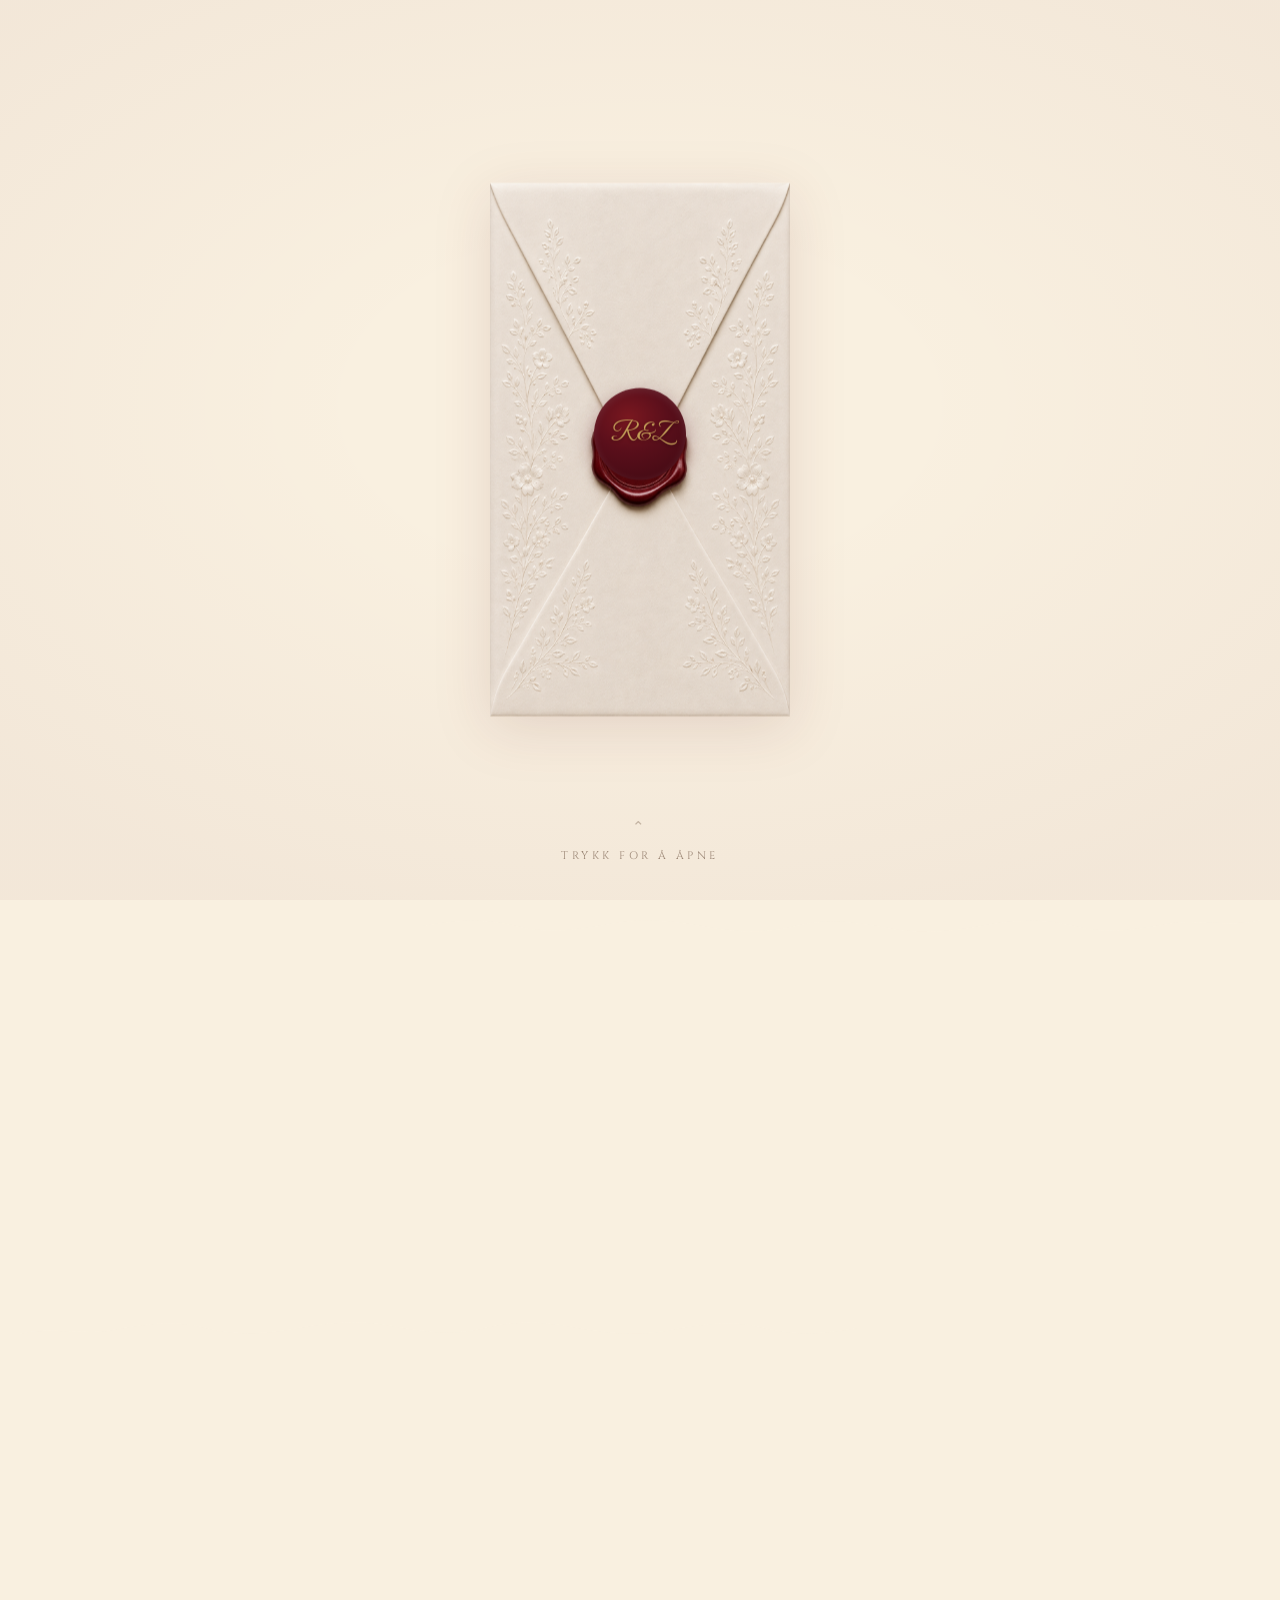
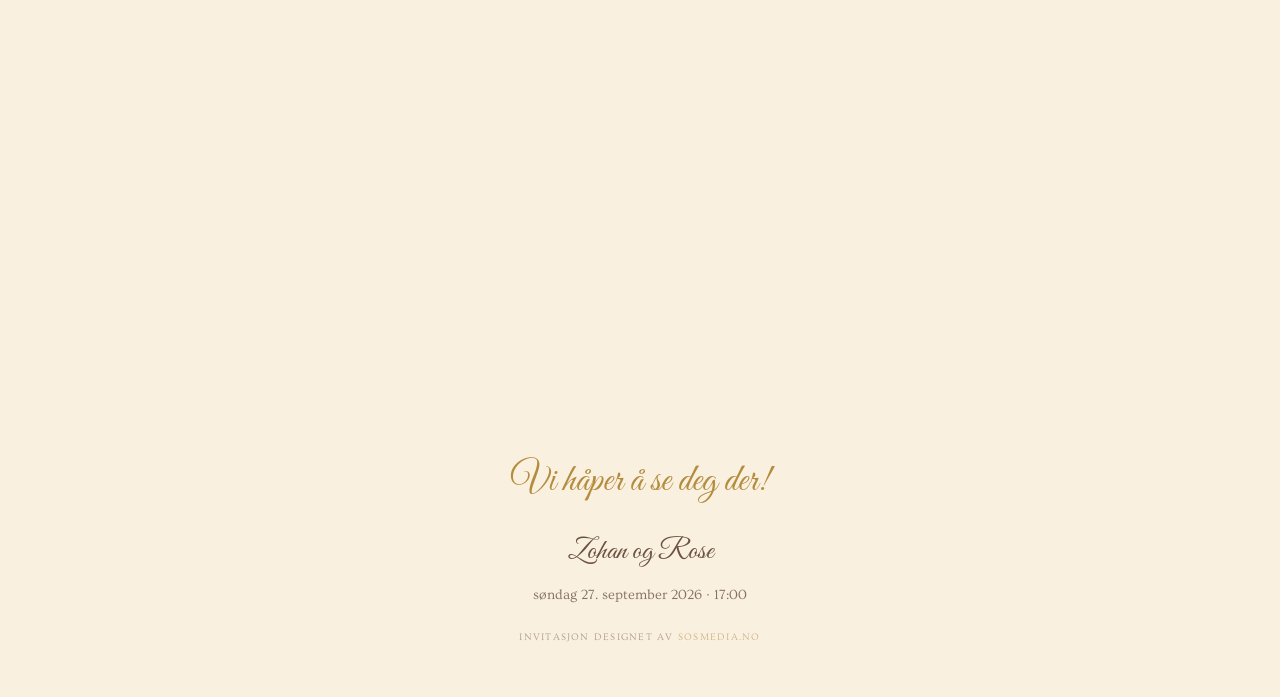
<file: templates/sacred-garden/index.html>
<!DOCTYPE html>
<html lang="no" dir="ltr">
<head>
<meta charset="UTF-8">
<meta name="viewport" content="width=device-width, initial-scale=1.0, viewport-fit=cover">
<meta name="description" content="The Sacred Garden — Bryllupsinvitasjon">
<title>Rose & Zohan</title>

<link rel="preconnect" href="https://fonts.googleapis.com">
<link rel="preconnect" href="https://fonts.gstatic.com" crossorigin>
<link href="https://fonts.googleapis.com/css2?family=Cinzel:wght@400;500;600&family=Great+Vibes&family=Ovo&family=Scheherazade+New:wght@400;600;700&display=swap" rel="stylesheet">

<script>
/* ══════════════════════════════════════════════════════════════════════
   ░░  REDIGER HER — The Sacred Garden (kun norsk)  ░░
   ══════════════════════════════════════════════════════════════════════ */
const CONFIG = {
  nameFirst: "Zohan",
  nameSecond: "Rose",
  fullNames: "Zohan og Rose",
  initials: "R&Z",

  date: "2026-09-27T17:00:00",
  durationHours: 6,

  musicSrc: "",
  coverVideo: "https://pub-96ce671efbac4dbfbc89b044c631a913.r2.dev/1782224012851.mp4",
  heroVideo:  "https://pub-4dc8201144ca418fb604349c73e8c724.r2.dev/Swans2.mov",

  venue: {
    name: "Islamic Center of Melville",
    address: "118 Old East Neck Road, Melville, NY 11747",
    mapsQuery: "Islamic Center of Melville NY"
  },

  rsvpEmail: "din-epost@example.com",
  rsvpDeadline: "Vennligst svar innen 1. august 2026",

  design: { url: "https://sosmedia.no", brand: "sosmedia.no" },

  images: {
    envelope:         "img/envelope.png",
    arch:             "img/arch.png",
    roseLeft:         "img/rose-left.png",
    roseRight:        "img/rose-right.png",
    parchment:        "img/parchment.png",
    mapFrame:         "img/map-frame.png",
    roseMarker:       "img/rose-marker.png",
    decorFlourish:    "img/decor-flourish.png",
    hero:             "img/hero.jpg",
    programSprigLeft: "img/left-element_1.png",
    programSprigRight:"img/right-element_1.png",
    acommDecor:       "img/acomm-decor.png",
    programBg:        "img/ChatGPT_Image_May_25.png"
  },

  program: [
    { time: "17:00", label: "Gjestenes ankomst", rose: false },
    { time: "18:00", label: "Nikkah-seremoni",   rose: true  },
    { time: "19:00", label: "Mocktail-time",     rose: false },
    { time: "20:00", label: "Middag",            rose: false },
    { time: "21:00", label: "Dans",              rose: false }
  ],

  t: {
    coverTap: "Trykk for å åpne",
    weddingDay: "Bryllupsdagen",
    scrollDown: "Rull ned",
    bismillah: "بِسْمِ اللَّهِ الرَّحْمَٰنِ الرَّحِيمِ",
    tagline: ["To sjeler", "Én skjebne", "Et liv skrevet av Allah"],
    letterSalut: "Kjære familie og venner,",
    letter: "Bli med oss på en kveld fylt med kjærlighet, latter, bønner og uforglemmelige minner når vi begynner vårt felles liv.",
    cdTitle: "Feiringen begynner om",
    cdUnits: ["Dager", "Timer", "Minutter", "Sekunder"],
    programTitle: "Program",
    venueTitle: "Sted",
    saveDate: "Lagre datoen",
    directions: "Veibeskrivelse",
    dressTitle: "Kleskode",
    dress: "Vi ber gjestene unngå dyp rød og burgunder på feiringen.",
    giftTitle: "Gaveønske",
    gift: "Vi setter stor pris på at dere ikke gir innpakkede gaver.",
    closing: "Vi håper å se deg der!",
    rsvpTitle: "Bekreft din deltakelse",
    rsvpIntro: "For å hjelpe oss med å forberede en gledelig feiring, ber vi deg bekrefte din deltakelse.",
    rsvpOpen: "Trykk for å åpne",
    fName: "Navn", fGuests: "Antall gjester", fSong: "En sang som får deg til å danse",
    fChildren: "Barn som deltar", fNotes: "Allergier eller annet",
    yes: "Kommer gjerne", noBtn: "Kan dessverre ikke",
    send: "Send svar", thanks: "Takk! E-posten din åpnes — trykk send.",
    nav: { home: "Hjem", program: "Program", place: "Sted", rsvp: "Svar", music: "Musikk" },
    designCredit: "Invitasjon designet av"
  }
};
</script>

<style>
  :root{
    --cream:#F9F0E0; --cream-light:#F6F1E8; --parchment:#E8DDCF;
    --gold:#B48C3D; --gold-deep:#A67D2B; --gold-mid:#A07B33; --gold-light:#C5A059;
    --ink:#6C513F; --ink-soft:#6A5140; --ink-muted:#847061;
    --burgundy:#5A0F1B; --burgundy-deep:#4A0C16;
    --display:"Cinzel", Georgia, serif;
    --script:"Great Vibes", "Cinzel", cursive;
    --body:"Ovo", "Cinzel", serif;
    --arabic:"Scheherazade New", "Amiri", serif;
    --content-w:340px;
    --section-x:1.25rem;
  }

  *{ box-sizing:border-box; margin:0; padding:0; }
  html{ background:var(--cream); scroll-behavior:smooth;
    scroll-padding-bottom:calc(64px + env(safe-area-inset-bottom)); }
  body{ color:var(--ink); font-family:var(--body); line-height:1.75; -webkit-font-smoothing:antialiased; overflow-x:hidden; padding-bottom:calc(68px + env(safe-area-inset-bottom)); }
  body.locked{ overflow:hidden; height:100svh; }
  body.locked .nav{ transform:translateY(110%); opacity:0; pointer-events:none; }
  body.invitation-open .nav{ transform:none; opacity:1; pointer-events:auto; transition:transform .6s ease .8s, opacity .5s ease .8s; }
  ::selection{ background:rgba(180,140,61,.25); color:var(--ink); }
  main{ position:relative; z-index:1; background:var(--cream); }

  /* ── COVER ─────────────────────────────────────────── */
  .cover{ --open-lift-delay:.18s; --open-lift-dur:1.15s; --open-video-fade:.72s; --open-video-fade-delay:.22s;
    position:fixed; inset:0; z-index:200; display:flex; align-items:center; justify-content:center;
    background:var(--cream); cursor:pointer; overflow:hidden;
    transition:opacity .5s ease .95s, visibility .5s ease .95s, background .55s ease .42s; }
  .cover::after{ content:""; position:absolute; inset:0; pointer-events:none; z-index:1;
    background:radial-gradient(ellipse 70% 60% at 50% 45%, transparent 30%, rgba(90,15,27,.04) 100%);
    transition:opacity .55s ease .35s; }
  .cover.opening{ pointer-events:none; background:transparent; }
  .cover.opening::after{ opacity:0; }
  .cover.opening.done{ opacity:0; visibility:hidden; pointer-events:none; }

  /* Video + envelope share one stage so lift/fade stay in sync */
  .cover-stage{ position:relative; z-index:2; width:min(300px,78vw); will-change:transform,opacity;
    transform-origin:50% 62%; }
  .cover-video{ position:absolute; left:50%; top:50%; width:320%; height:320%;
    transform:translate(-50%,-50%); object-fit:cover; object-position:50% 44%;
    opacity:.68; filter:saturate(.82) brightness(1.03); z-index:0; pointer-events:none;
    transition:opacity var(--open-video-fade) ease var(--open-video-fade-delay), filter .45s ease .08s; }
  .cover.opening .cover-video{ opacity:0; filter:saturate(1.05) brightness(1.1); }

  .envelope-wrap{ position:relative; z-index:1; width:100%; will-change:transform,opacity;
    transition:transform .35s cubic-bezier(.2,.8,.2,1); animation:envFloat 4s ease-in-out infinite; }
  @keyframes envFloat{ 0%,100%{transform:translateY(0)} 50%{transform:translateY(-6px)} }
  .cover.opening .cover-stage{ animation:envOpen var(--open-lift-dur) cubic-bezier(.42,.02,.15,1) var(--open-lift-delay) forwards; }
  .cover.opening .envelope-wrap{ animation:none; }
  .cover:not(.opening):hover .cover-stage{ animation:none; transform:scale(1.025) translateY(-4px); }
  .cover:not(.opening):active .cover-stage{ animation:none; transform:scale(.98); }
  @keyframes envOpen{
    0%{ transform:scale(1) translateY(0); opacity:1; }
    12%{ transform:scale(1.02) translateY(-0.4vh); opacity:1; }
    38%{ transform:scale(1.06) translateY(-3.5vh) perspective(900px) rotateX(5deg); opacity:1; }
    68%{ transform:scale(1.12) translateY(-11vh) perspective(900px) rotateX(11deg); opacity:.45; }
    100%{ transform:scale(1.2) translateY(-20vh) perspective(900px) rotateX(16deg); opacity:0; }
  }
  .envelope-img{ width:100%; height:auto; display:block; filter:drop-shadow(0 12px 28px rgba(90,15,27,.12)); }

  .wax-seal{ position:absolute; top:47%; left:50%; transform:translate(-50%,-50%); z-index:5;
    width:92px; height:92px; border:none; cursor:pointer; padding:0;
    background:radial-gradient(ellipse 75% 65% at 38% 32%, #7A1820, var(--burgundy) 55%, var(--burgundy-deep));
    border-radius:50%; box-shadow:0 8px 20px rgba(90,15,27,.38), inset 0 2px 8px rgba(255,255,255,.1);
    animation:sealPulse 2.8s ease-in-out infinite; }
  .wax-seal .initials{ position:absolute; inset:0; display:grid; place-items:center;
    font-family:var(--script); font-size:1.55rem; color:var(--gold-light); pointer-events:none;
    text-shadow:0 1px 3px rgba(0,0,0,.3); }
  @keyframes sealPulse{
    0%,100%{ box-shadow:0 8px 20px rgba(90,15,27,.38); }
    50%{ box-shadow:0 10px 26px rgba(90,15,27,.45), 0 0 16px rgba(197,160,89,.25); }
  }
  .cover.opening .wax-seal{ animation:sealBreak .5s cubic-bezier(.2,.8,.2,1) forwards; }
  @keyframes sealBreak{
    0%{ transform:translate(-50%,-50%) scale(1); opacity:1; }
    40%{ transform:translate(-50%,-50%) scale(1.2); opacity:.85; }
    100%{ transform:translate(-50%,-50%) scale(1.7) rotate(12deg); opacity:0; }
  }

  .cover-hint{ position:absolute; bottom:max(2.2rem,env(safe-area-inset-bottom)); left:50%; transform:translateX(-50%);
    z-index:3; text-align:center; color:rgba(108,81,63,.65); font-family:var(--display); font-size:.68rem;
    letter-spacing:.32em; text-transform:uppercase; animation:hintPulse 2.5s ease-in-out infinite;
    transition:opacity .4s ease; }
  .cover.opening .cover-hint{ opacity:0; animation:none; }
  @keyframes hintPulse{ 0%,100%{opacity:.65} 50%{opacity:1} }

  .spark{ position:fixed; z-index:201; color:var(--gold-light); pointer-events:none; opacity:0;
    animation:spark .85s ease-out forwards; }
  @keyframes spark{ 0%{opacity:1;transform:translate(0,0) scale(.35)} 100%{opacity:0;transform:translate(var(--dx),var(--dy)) scale(1)} }

  .petal{ position:fixed; top:-20px; z-index:40; color:var(--gold); pointer-events:none; opacity:0;
    animation:fall linear forwards; }
  @keyframes fall{ 0%{opacity:0;transform:translateY(0) rotate(0)} 10%{opacity:.65} 100%{opacity:0;transform:translateY(105vh) rotate(360deg)} }

  .open-flash{ position:fixed; inset:0; z-index:199; pointer-events:none; opacity:0;
    background:radial-gradient(circle at 50% 48%, rgba(249,240,224,.9) 0%, rgba(249,240,224,.4) 40%, transparent 70%); }
  .open-flash.on{ animation:openFlash .9s ease forwards; }
  @keyframes openFlash{ 0%{opacity:0} 25%{opacity:.85} 100%{opacity:0} }

  /* ── HERO ────────────────────────────────────────── */
  .hero{ --hero-w:min(100%,480px); position:relative; min-height:100svh; min-height:100dvh;
    overflow:hidden; background:var(--cream); }

  .hero-media{ position:absolute; top:0; bottom:0; left:50%; transform:translateX(-50%);
    width:var(--hero-w); z-index:0; overflow:hidden; }
  .hero-motion{ position:absolute; inset:0; opacity:0; transform:scale(1.06);
    transition:opacity 1.2s ease .45s, transform 10s ease .45s; }
  body.invitation-open .hero-motion{ opacity:1; transform:scale(1); }

  .hero-video,.hero-bg{ position:absolute; inset:0; width:100%; height:100%; object-fit:cover; object-position:50% 40%; }
  .hero-bg{ z-index:0; display:none; }
  .hero-video{ z-index:1; }

  .no-video .hero-video{ display:none; }
  .no-video .hero-bg{ display:block; }

  /* Roser låst til videoens søyleblomster */
  .hero-roses{ position:absolute; inset:0; z-index:2; pointer-events:none; }
  .hero-roses img{ position:absolute; height:auto; opacity:0;
    transform:translateY(6px); transition:opacity .85s ease, transform .85s cubic-bezier(.2,.8,.2,1); }
  #roseLeft{ left:7%; bottom:25.5%; width:29%; max-width:140px; transform-origin:left bottom; }
  #roseRight{ right:5.5%; bottom:24%; width:30%; max-width:144px;
    transform:scaleX(-1) translateY(6px); transform-origin:right bottom; }
  body.invitation-open #roseLeft{ opacity:1; transform:none; transition-delay:.75s; }
  body.invitation-open #roseRight{ opacity:1; transform:scaleX(-1); transition-delay:.88s; }

  .hero-veil{ position:absolute; inset:0; z-index:3; pointer-events:none;
    background:linear-gradient(180deg, rgba(249,240,224,.32) 0%, transparent 24%, transparent 68%,
      rgba(249,240,224,.32) 86%, var(--cream) 97%); }

  .hero-arch{ position:absolute; top:0; left:50%; transform:translateX(-50%); width:var(--hero-w); z-index:4;
    pointer-events:none; line-height:0; overflow:hidden; }
  .hero-arch img{ width:100%; height:auto; display:block; clip-path:inset(12% 0 0 0); margin-top:-12%; }

  .hero-stage{ position:absolute; inset:0; left:50%; transform:translateX(-50%); width:var(--hero-w);
    z-index:5; pointer-events:none; }

  .hero-content{ position:absolute; top:40.5%; left:50%; transform:translate(-50%,-50%);
    width:min(72vw,270px); text-align:center; padding:0 .25rem; }
  .hero-label{ font-family:var(--display); font-size:.68rem; letter-spacing:.28em; text-transform:uppercase;
    color:var(--ink-muted); margin-bottom:.15rem; opacity:0; }
  .hero-date-short{ font-family:var(--display); font-size:clamp(.88rem,3vw,1.05rem);
    color:var(--ink); letter-spacing:.1em; margin-bottom:.55rem; opacity:0; }
  body.invitation-open .hero-label{ animation:fadeUp .7s ease .55s forwards; }
  body.invitation-open .hero-date-short{ animation:fadeUp .7s ease .68s forwards; }

  .hero-names{ display:flex; flex-direction:column; align-items:center; gap:0; line-height:1.02; }
  .hero-name,.hero-amp{ font-family:var(--script); color:var(--gold); opacity:0; transform:translateY(16px); }
  .hero-name{ font-size:clamp(2.2rem,10vw,3.5rem); }
  .hero-amp{ font-size:clamp(1.2rem,4.5vw,1.75rem); color:var(--gold-mid); margin:.04em 0; }
  body.invitation-open .hero-name:nth-child(1){ animation:fadeUp .85s ease .82s forwards; }
  body.invitation-open .hero-amp{ animation:fadeUp .85s ease .98s forwards; }
  body.invitation-open .hero-name:nth-child(3){ animation:fadeUp .85s ease 1.14s forwards; }
  @keyframes fadeUp{ to{ opacity:1; transform:none; } }

  .scroll-cue{ position:absolute; bottom:calc(14.5% + 58px); left:50%; transform:translateX(-50%);
    z-index:5; color:var(--ink-muted); font-family:var(--display); font-size:.6rem;
    letter-spacing:.24em; text-transform:uppercase; text-decoration:none; opacity:0; pointer-events:auto; }
  body.invitation-open .scroll-cue{ animation:fadeUpCenter .7s ease 1.35s forwards, bob 2.2s ease 2s infinite; }
  @keyframes fadeUpCenter{ to{ opacity:1; transform:translateX(-50%); } }
  @keyframes bob{ 0%,100%{transform:translateX(-50%) translateY(0)} 50%{transform:translateX(-50%) translateY(5px)} }
  .scroll-cue::after{ content:"⌄"; display:block; font-size:1rem; margin-top:.15rem; }
  .cover-hint::before{ content:"⌃"; display:block; font-size:.95rem; margin-bottom:.25rem; opacity:.55; }

  /* torn paper */
  .torn-top,.torn-bottom{ position:relative; height:28px; width:100%; z-index:6; pointer-events:none; }
  .hero > .torn-bottom{ position:absolute; bottom:0; left:0; right:0; }
  .torn-top{ margin-bottom:-1px;
    background:url("data:image/svg+xml,%3Csvg xmlns='http://www.w3.org/2000/svg' viewBox='0 0 1200 28' preserveAspectRatio='none'%3E%3Cpath d='M0 0h1200v12c-30 8-60-2-90 4s-60 10-90 2-60-6-90 0-60 8-90 2-60-10-90-2-60 6-90 0-60-8-90-2-60 10-90 2-60-6-90 0V0z' fill='%23F9F0E0'/%3E%3C/svg%3E") center/100% 100% no-repeat; }
  .torn-bottom{
    background:url("data:image/svg+xml,%3Csvg xmlns='http://www.w3.org/2000/svg' viewBox='0 0 1200 28' preserveAspectRatio='none'%3E%3Cpath d='M0 28V16c30-8 60 2 90-4s60-10 90-2 60 6 90 0 60-8 90-2 60 10 90 2 60-6 90 0 60 8 90 2 60-10 90-2 60 6 90 0V28z' fill='%23F9F0E0'/%3E%3C/svg%3E") center/100% 100% no-repeat; }

  /* ── seksjoner ─────────────────────────────────── */
  section{ padding-left:var(--section-x); padding-right:var(--section-x); position:relative;
    scroll-margin-bottom:calc(62px + env(safe-area-inset-bottom)); }
  .wrap{ max-width:var(--content-w); margin-inline:auto; }
  .s-script{ font-family:var(--script); font-size:clamp(1.7rem,5.2vw,2.2rem); color:var(--gold);
    text-align:center; line-height:1.3; }

  .s-flourish{ display:flex; justify-content:center; margin:.45rem auto 1.15rem; }
  .s-flourish img{ width:min(140px,44vw); height:auto; opacity:0; }

  /* intro */
  .intro{ background:var(--cream); text-align:center; padding-top:.6rem; padding-bottom:1.6rem; margin-top:-2px; }
  .bismillah{ font-family:var(--arabic); font-size:clamp(1.75rem,5.8vw,2.35rem); font-weight:600;
    color:var(--ink); line-height:1.55; letter-spacing:.015em; margin-bottom:1.4rem; direction:rtl; }
  .tagline{ margin:1rem 0 1.6rem; }
  .tagline p{ font-family:var(--script); font-size:clamp(1.45rem,4.8vw,1.95rem); color:var(--gold); line-height:1.55;
    opacity:0; transform:translateY(14px); }
  .reveal.in .tagline p{ animation:fadeUp .65s ease forwards; }
  .reveal.in .tagline p:nth-child(1){ animation-delay:.12s; }
  .reveal.in .tagline p:nth-child(2){ animation-delay:.28s; }
  .reveal.in .tagline p:nth-child(3){ animation-delay:.44s; }
  .letter-salut{ font-family:var(--display); font-size:1.05rem; color:var(--ink); font-style:italic; margin-bottom:.7rem; }
  .letter-body{ font-size:1rem; color:var(--ink-soft); max-width:24rem; margin-inline:auto; line-height:1.9; }

  /* parchment panel */
  .parch-panel{ position:relative; background:var(--cream-light); padding:2rem 1.35rem 1.85rem; margin:0 auto;
    max-width:var(--content-w); width:100%;
    box-shadow:0 4px 28px rgba(108,81,63,.07), inset 0 1px 0 rgba(255,255,255,.5);
    border:1px solid rgba(180,140,61,.1); border-radius:2px; }
  .parch-panel::before{ content:""; position:absolute; inset:0; opacity:.14; pointer-events:none; border-radius:inherit;
    background:url("img/parchment.png") center 55% / 95% auto no-repeat; mix-blend-mode:multiply; }
  .parch-panel .inner{ position:relative; z-index:1; }

  /* countdown */
  #countdown{ text-align:center; padding-top:1.8rem; padding-bottom:2.2rem; }
  #countdown .s-script{ margin-bottom:.85rem; }
  .cd-row{ display:flex; justify-content:center; align-items:baseline; gap:.1rem; flex-wrap:nowrap; margin-top:0; }
  .cd-unit{ text-align:center; min-width:54px; }
  .cd-num{ font-family:var(--display); font-size:clamp(1.75rem,8vw,2.55rem); font-weight:500; color:var(--gold); line-height:1;
    transition:transform .25s ease; }
  .cd-num.tick{ animation:digitPop .35s ease; }
  @keyframes digitPop{ 0%{transform:scale(1)} 40%{transform:scale(1.08)} 100%{transform:scale(1)} }
  .cd-label{ font-family:var(--display); font-size:.62rem; letter-spacing:.14em; text-transform:uppercase; color:var(--ink-muted); margin-top:.4rem; }
  .cd-sep{ font-family:var(--display); font-size:clamp(1.5rem,6.5vw,2.2rem); color:var(--gold); opacity:.55; align-self:flex-start; margin-top:.1rem; padding:0 .05rem; }

  /* timeline / program */
  #program{ padding-top:1.2rem; padding-bottom:2.2rem; }
  .program-panel{ padding:1.85rem 1.2rem 1.65rem; overflow:visible; }
  .program-panel .s-script{ margin-bottom:0; font-size:clamp(1.55rem,4.8vw,2rem); }
  .program-panel .s-flourish{ margin:.35rem auto .55rem; }
  .program-bg{ position:absolute; left:50%; top:52%; transform:translate(-50%,-50%);
    width:min(380px,108%); height:auto; max-height:247px; object-fit:contain;
    opacity:.22; pointer-events:none; z-index:0; filter:brightness(.72) saturate(.9); }
  .program-veil{ position:absolute; inset:0; z-index:0; border-radius:inherit; pointer-events:none;
    background:rgba(246,241,232,.55); }
  .program-inner{ position:relative; z-index:2; }
  .program-acomm{ display:block; width:96px; height:auto; margin:.1rem auto 1rem; opacity:.9; }

  .timeline{ --tl-mark:20px;
    list-style:none; width:100%; max-width:280px; margin-inline:auto; position:relative; padding:.15rem 0 .35rem; }
  .timeline::before{ content:""; position:absolute; left:50%; top:4px; bottom:4px; width:1px;
    background:linear-gradient(180deg, transparent, rgba(180,140,61,.5) 5%, rgba(180,140,61,.5) 95%, transparent);
    transform:translateX(-50%) scaleY(0); transform-origin:top center;
    transition:transform .85s cubic-bezier(.4,0,.2,1) .15s; }
  .timeline.show::before{ transform:translateX(-50%) scaleY(1); }
  .tl-item{ display:grid; grid-template-columns:1fr var(--tl-mark) 1fr; column-gap:.55rem; align-items:center;
    padding:.62rem 0; min-height:2.35rem; opacity:0; transform:translateY(10px); }
  .timeline.show .tl-item{ animation:tlIn .5s cubic-bezier(.4,0,.2,1) forwards;
    animation-delay:calc(.2s + var(--i) * .14s); }
  @keyframes tlIn{ to{ opacity:1; transform:none; } }
  .tl-item.rose-event .tl-event{ color:var(--ink); font-family:var(--display); font-size:.88rem;
    letter-spacing:.05em; text-transform:uppercase; font-weight:500; }
  .tl-item.rose-event .tl-rose{ animation:rosePulse 2.5s ease-in-out infinite; }
  @keyframes rosePulse{ 0%,100%{transform:scale(1)} 50%{transform:scale(1.1)} }
  .tl-time{ text-align:end; font-family:var(--display); font-size:.95rem; color:var(--ink);
    letter-spacing:.02em; line-height:1.2; white-space:nowrap; }
  .tl-marker{ display:grid; place-items:center; z-index:1; width:var(--tl-mark); height:var(--tl-mark);
    position:relative; }
  .tl-marker svg{ width:9px; height:9px; color:var(--gold); }
  .tl-marker .tl-rose{ width:20px; height:auto; display:block; position:relative; z-index:2; }
  .tl-sprig{ position:absolute; top:50%; width:78px; height:auto; pointer-events:none;
    opacity:.88; z-index:0; }
  .tl-sprig-l{ right:calc(100% + 2px); transform:translateY(-50%); }
  .tl-sprig-r{ left:calc(100% + 2px); transform:translateY(-50%); }
  .tl-item.rose-event .tl-time,
  .tl-item.rose-event .tl-event{ position:relative; z-index:2; }
  .tl-event{ text-align:start; font-size:.9rem; color:var(--ink-soft); line-height:1.3; }

  /* venue */
  #place{ padding-top:1.8rem; padding-bottom:2.2rem; text-align:center; }
  #place .s-script{ margin-bottom:0; }
  #place .s-flourish{ margin:.45rem auto 1rem; }
  .venue-name{ font-family:var(--display); font-size:1.15rem; color:var(--ink); margin-bottom:.2rem; letter-spacing:.04em; }
  .venue-addr{ color:var(--ink-muted); font-size:.88rem; margin-bottom:.85rem; line-height:1.55; }
  .venue-sketch{ width:min(260px,72vw); height:100px; margin:0 auto .85rem; opacity:.12; pointer-events:none;
    background:url("img/parchment.png") center 42% / 130% auto no-repeat; mix-blend-mode:multiply; }
  .map-wrap{ position:relative; padding:10px; margin:0 auto; max-width:var(--content-w); }
  .map-wrap .frame{ position:absolute; inset:0; width:100%; height:100%; object-fit:fill; pointer-events:none; z-index:2; }
  .map-frame{ width:100%; aspect-ratio:1/1; border:0; display:block; border-radius:2px; position:relative; z-index:1; }
  .venue-btns{ display:flex; gap:.55rem; margin-top:1rem; flex-wrap:wrap; }
  .btn{ flex:1; text-align:center; cursor:pointer; font-family:var(--display); font-size:.82rem; letter-spacing:.06em;
    padding:.72rem .9rem; border-radius:2px; text-decoration:none; transition:.2s; }
  .btn-gold{ background:var(--gold); color:#fff; border:1px solid var(--gold-deep); }
  .btn-gold:hover{ background:var(--gold-deep); }
  .btn-ghost{ background:transparent; color:var(--gold-deep); border:1px solid var(--gold); }
  .btn-ghost:hover{ background:rgba(180,140,61,.1); }

  /* details parchment card */
  #details{ padding-top:.8rem; padding-bottom:2rem; }
  .details-wrap{ max-width:var(--content-w); margin-inline:auto; }
  .details-wrap .torn-top{ margin-bottom:-1px; }
  .details-card{ position:relative; padding:2rem 1.35rem 1.85rem; margin:0;
    background:var(--cream-light);
    box-shadow:0 6px 32px rgba(108,81,63,.09), inset 0 1px 0 rgba(255,255,255,.45);
    border:1px solid rgba(180,140,61,.12); border-radius:0 0 2px 2px; overflow:hidden; }
  .details-card::before{ content:""; position:absolute; inset:0; opacity:.22; pointer-events:none;
    background:url("img/parchment.png") center/cover no-repeat; mix-blend-mode:multiply; }
  .details-card .detail-roses{ position:absolute; inset:0; pointer-events:none; z-index:1; }
  .details-card .detail-roses img{ position:absolute; width:68px; height:auto; opacity:.8; }
  .details-card .detail-roses img:first-child{ display:none; }
  .details-card .detail-roses img:last-child{ top:.15rem; right:.15rem; transform:none; }
  .details-card .detail-inner{ position:relative; z-index:2; }
  .detail-block + .detail-block{ margin-top:1.6rem; padding-top:1.6rem; border-top:1px solid rgba(180,140,61,.18); }
  .detail-title{ font-family:var(--script); font-size:1.55rem; color:var(--gold); margin-bottom:.4rem; text-align:center; }
  .detail-text{ font-size:.98rem; color:var(--ink-soft); line-height:1.8; text-align:center; }

  /* RSVP */
  #rsvp{ padding-top:1.8rem; padding-bottom:2.8rem; text-align:center; }
  #rsvp .s-script{ margin-bottom:0; }
  #rsvp .s-flourish{ margin:.45rem auto 1rem; }
  .rsvp-intro{ color:var(--ink-soft); font-size:.92rem; margin-bottom:.4rem; max-width:20rem; margin-inline:auto; line-height:1.65; }
  .rsvp-deadline{ font-family:var(--display); font-size:.7rem; letter-spacing:.06em;
    color:var(--ink-muted); margin-bottom:1.25rem; font-style:italic; }
  .rsvp-open-btn{ display:block; margin:0 auto; width:110px; height:110px; border:none; cursor:pointer;
    background:radial-gradient(ellipse 75% 65% at 38% 32%, #7A1820, var(--burgundy) 55%, var(--burgundy-deep));
    border-radius:50%; font-family:var(--display); font-size:1rem; letter-spacing:.14em; color:var(--gold-light);
    text-transform:uppercase; box-shadow:0 8px 24px rgba(90,15,27,.32), inset 0 2px 8px rgba(255,255,255,.1);
    transition:transform .25s ease; animation:sealPulse 2.8s ease-in-out infinite; }
  .rsvp-open-btn:hover{ transform:scale(1.06); }
  .rsvp-open-hint{ text-align:center; margin-top:.8rem; font-family:var(--display); font-size:.68rem;
    letter-spacing:.22em; text-transform:uppercase; color:var(--ink-muted); }

  /* RSVP modal */
  .modal{ position:fixed; inset:0; z-index:300; display:flex; align-items:center; justify-content:center;
    padding:1.2rem; background:rgba(90,15,27,.45); opacity:0; visibility:hidden; transition:opacity .35s ease, visibility .35s;
    backdrop-filter:blur(4px); }
  .modal.open{ opacity:1; visibility:visible; }
  .modal-card{ background:var(--cream-light); width:min(400px,100%); max-height:90svh; overflow-y:auto;
    padding:2rem 1.5rem; border-radius:4px; box-shadow:0 20px 60px rgba(90,15,27,.25);
    transform:translateY(24px) scale(.97); transition:transform .35s ease; position:relative; }
  .modal.open .modal-card{ transform:none; }
  .modal-close{ position:absolute; top:.8rem; inset-inline-end:.8rem; background:none; border:none;
    font-size:1.4rem; color:var(--ink-muted); cursor:pointer; line-height:1; }
  .modal-title{ font-family:var(--script); font-size:1.8rem; color:var(--gold); text-align:center; margin-bottom:1.2rem; }
  .attend-row{ display:flex; gap:.55rem; margin-bottom:1rem; }
  .attend-row label{ flex:1; text-align:center; cursor:pointer; border:1px solid rgba(180,140,61,.3);
    color:var(--ink-soft); padding:.65rem .4rem; font-size:.85rem; transition:.2s; }
  .attend-row input{ position:absolute; opacity:0; width:0; }
  .attend-row label:has(input:checked){ background:var(--gold); color:#fff; border-color:var(--gold); }
  .field{ margin-bottom:.9rem; }
  .field label{ display:block; font-family:var(--display); font-size:.68rem; letter-spacing:.1em; text-transform:uppercase; color:var(--gold-deep); margin-bottom:.35rem; }
  .field input,.field textarea{ width:100%; font-family:var(--body); font-size:.95rem; color:var(--ink);
    background:var(--cream); border:1px solid rgba(180,140,61,.22); padding:.6rem .75rem; }
  .field input:focus,.field textarea:focus{ outline:none; border-color:var(--gold); }
  .btn-send{ width:100%; margin-top:.4rem; }
  .rsvp-msg{ text-align:center; margin-top:.8rem; min-height:1.1rem; color:var(--gold-deep); font-size:.9rem; }

  /* footer */
  footer{ text-align:center; padding:1.8rem var(--section-x) 3.2rem; background:var(--cream); }
  .closing{ font-family:var(--script); font-size:clamp(1.7rem,6.5vw,2.4rem); color:var(--gold); line-height:1.3; }
  .footer-names{ font-family:var(--script); font-size:1.8rem; color:var(--ink); margin-top:1.2rem; }
  .footer-date{ margin-top:.35rem; font-size:.88rem; color:var(--ink-muted); }
  .footer-design{ margin-top:1.3rem; font-size:.65rem; letter-spacing:.12em; text-transform:uppercase; opacity:.5; }
  .footer-design a{ color:var(--gold-deep); text-decoration:none; }

  /* nav */
  .nav{ position:fixed; bottom:0; inset-inline:0; z-index:55; height:calc(58px + env(safe-area-inset-bottom));
    padding-bottom:env(safe-area-inset-bottom); display:flex; align-items:center; justify-content:space-around;
    background:rgba(249,240,224,.94); border-top:1px solid rgba(180,140,61,.14); backdrop-filter:blur(14px);
    transition:transform .5s ease, opacity .45s ease; }
  .nav a,.nav button{ background:none; border:none; cursor:pointer; color:var(--gold-deep);
    display:flex; flex-direction:column; align-items:center; gap:2px; font-family:var(--body); font-size:.55rem; opacity:.65; flex:1;
    transition:opacity .2s, color .2s; text-decoration:none; }
  .nav a:hover,.nav button:hover{ opacity:1; color:var(--gold); }
  .nav a.active{ opacity:1; color:var(--gold); }
  .nav svg{ width:19px; height:19px; }
  .nav .center{ flex:none; width:48px; height:48px; margin-top:-16px; border-radius:50%;
    background:var(--cream); color:var(--gold); border:1px solid rgba(180,140,61,.2);
    box-shadow:0 4px 12px rgba(180,140,61,.18); opacity:1; }
  .nav .center.muted{ opacity:.35; cursor:default; box-shadow:none; }
  .nav .center svg{ width:22px; height:22px; }
  .nav .center span{ display:none; }

  .reveal{ opacity:0; transform:translateY(24px); transition:opacity .75s cubic-bezier(.2,.8,.2,1), transform .75s cubic-bezier(.2,.8,.2,1); }
  .reveal.in{ opacity:1; transform:none; }
  .reveal.in .s-flourish img{ animation:flourishIn .8s ease .2s both; }
  @keyframes flourishIn{ from{ opacity:0; transform:scale(.85)} to{ opacity:.85; transform:none} }
  .s-flourish img{ opacity:0; }
  .reveal.in .s-flourish img, .reveal.in .s-script{ opacity:1; }
  body:not(.invitation-open) .reveal{ opacity:0; transform:translateY(20px); }

  @media (max-width:720px){
    .wax-seal{ width:80px; height:80px; }
    .cover-stage{ width:min(270px,82vw); }
    .hero-content{ top:39.5%; width:min(76vw,255px); }
    #roseLeft{ left:5.5%; bottom:23.5%; width:33%; max-width:122px; }
    #roseRight{ right:4.5%; bottom:22.5%; width:34%; max-width:126px; }
    .scroll-cue{ bottom:calc(13.5% + 56px); }
    .program-panel{ padding:1.65rem 1rem 1.45rem; }
    .program-bg{ width:min(340px,112%); max-height:220px; opacity:.18; }
    .timeline{ max-width:260px; }
    .tl-sprig{ width:64px; }
    .tl-time{ font-size:.88rem; }
    .tl-event{ font-size:.86rem; }
    .attend-row{ flex-direction:column; }
  }
  @media (prefers-reduced-motion:reduce){
    .scroll-cue,.cover-hint,.wax-seal,.rsvp-open-btn{ animation:none !important; }
    body.invitation-open .hero-name,body.invitation-open .hero-amp,body.invitation-open .hero-label,
    body.invitation-open .hero-date-short,body.invitation-open .scroll-cue,body.invitation-open #roseLeft,body.invitation-open #roseRight{ opacity:1; transform:none; animation:none !important; }
    body.invitation-open #roseRight{ transform:scaleX(-1); }
    body.invitation-open .hero-motion{ opacity:1; transform:none; }
    .reveal,.tl-item{ opacity:1; transform:none; }
    .timeline::before{ transform:translateX(-50%) scaleY(1); }
    .timeline.show .tl-item{ animation:none; opacity:1; transform:none; }
    .petal,.spark{ display:none !important; }
    .cover.opening .cover-stage,.cover.opening .wax-seal{ animation:none; opacity:0; }
  }
</style>
<script>if("scrollRestoration" in history)history.scrollRestoration="manual";scrollTo(0,0);</script>
</head>

<body class="locked">

<div class="open-flash" id="openFlash" aria-hidden="true"></div>

<div class="cover" id="cover">
  <div class="cover-stage" id="coverStage">
    <video class="cover-video" id="coverVideo" autoplay muted loop playsinline preload="auto"></video>
    <div class="envelope-wrap">
      <img class="envelope-img" id="envelopeImg" src="" alt="">
      <button class="wax-seal" id="seal" aria-label="Åpne">
        <span class="initials" id="sealInitials"></span>
      </button>
    </div>
  </div>
  <p class="cover-hint" id="coverTap"></p>
</div>

<main>

  <header class="hero" id="home">
    <div class="hero-media" id="heroMedia">
      <div class="hero-motion" id="heroMotion">
        <img class="hero-bg" id="heroImg" src="" alt="" decoding="async">
        <video class="hero-video" id="heroVideo" autoplay muted loop playsinline preload="auto"></video>
        <div class="hero-roses">
          <img id="roseLeft" src="" alt="">
          <img id="roseRight" src="" alt="">
        </div>
      </div>
      <div class="hero-veil"></div>
    </div>
    <div class="hero-arch"><img id="archImg" src="" alt=""></div>
    <div class="hero-stage">
      <div class="hero-content">
        <p class="hero-label" id="heroLabel"></p>
        <p class="hero-date-short" id="heroDateShort"></p>
        <div class="hero-names" id="heroNames"></div>
      </div>
      <a href="#intro" class="scroll-cue" id="scrollCue"></a>
    </div>
    <div class="torn-bottom"></div>
  </header>

  <section class="intro" id="intro">
    <div class="torn-top"></div>
    <div class="wrap reveal">
      <p class="bismillah" id="bismillah"></p>
      <div class="tagline" id="tagline"></div>
      <p class="letter-salut" id="letterSalut"></p>
      <p class="letter-body" id="letterBody"></p>
    </div>
    <div class="torn-bottom"></div>
  </section>

  <section id="countdown">
    <div class="wrap reveal">
      <h2 class="s-script" id="cdTitle"></h2>
      <div class="cd-row" id="cdRow"></div>
    </div>
  </section>

  <section id="program">
    <div class="wrap reveal">
      <div class="parch-panel program-panel" id="programPanel">
        <img class="program-bg" id="programBg" src="" alt="" aria-hidden="true">
        <div class="program-veil" aria-hidden="true"></div>
        <div class="inner program-inner">
          <h2 class="s-script" id="programTitle"></h2>
          <div class="s-flourish"><img id="flourish2" src="" alt=""></div>
          <img class="program-acomm" id="programAcomm" src="" alt="" aria-hidden="true">
          <ul class="timeline" id="timeline"></ul>
        </div>
      </div>
    </div>
  </section>

  <section id="place">
    <div class="wrap reveal">
      <h2 class="s-script" id="venueTitle"></h2>
      <div class="s-flourish"><img id="flourish3" src="" alt=""></div>
      <p class="venue-name" id="venueName"></p>
      <p class="venue-addr" id="venueAddr"></p>
      <div class="venue-sketch" aria-hidden="true"></div>
      <div class="map-wrap">
        <iframe class="map-frame" id="mapFrame" loading="lazy" referrerpolicy="no-referrer-when-downgrade" title="Kart"></iframe>
        <img class="frame" id="mapFrameImg" src="" alt="">
      </div>
      <div class="venue-btns">
        <a class="btn btn-gold" id="saveBtn" target="_blank" rel="noopener"></a>
        <a class="btn btn-ghost" id="dirBtn" target="_blank" rel="noopener"></a>
      </div>
    </div>
  </section>

  <section id="details">
    <div class="wrap reveal">
      <div class="details-wrap">
        <div class="torn-top"></div>
        <div class="details-card">
          <div class="detail-roses">
            <img id="detailRoseL" src="" alt="">
            <img id="detailRoseR" src="" alt="">
          </div>
          <div class="detail-inner">
            <div class="detail-block">
              <h3 class="detail-title" id="dressTitle"></h3>
              <p class="detail-text" id="dressBody"></p>
            </div>
            <div class="detail-block">
              <h3 class="detail-title" id="giftTitle"></h3>
              <p class="detail-text" id="giftBody"></p>
            </div>
          </div>
        </div>
      </div>
    </div>
  </section>

  <section id="rsvp">
    <div class="wrap reveal">
      <h2 class="s-script" id="rsvpTitle"></h2>
      <div class="s-flourish"><img id="flourish4" src="" alt=""></div>
      <p class="rsvp-intro" id="rsvpIntro"></p>
      <p class="rsvp-deadline" id="rsvpDeadline"></p>
      <button type="button" class="rsvp-open-btn" id="rsvpOpenBtn">RSVP</button>
      <p class="rsvp-open-hint" id="rsvpOpenHint"></p>
    </div>
  </section>

  <footer>
    <p class="closing" id="closingLine"></p>
    <p class="footer-names" id="footerNames"></p>
    <p class="footer-date" id="footerDate"></p>
    <p class="footer-design" id="footerDesign"></p>
  </footer>
</main>

<!-- RSVP modal -->
<div class="modal" id="rsvpModal" aria-hidden="true">
  <div class="modal-card">
    <button class="modal-close" id="modalClose" aria-label="Lukk">&times;</button>
    <h3 class="modal-title" id="modalTitle"></h3>
    <div class="attend-row">
      <label><input type="radio" name="attend" value="yes" checked><span id="optYes"></span></label>
      <label><input type="radio" name="attend" value="no"><span id="optNo"></span></label>
    </div>
    <div class="field"><label for="rName" id="lName"></label><input type="text" id="rName" autocomplete="name"></div>
    <div class="field"><label for="rGuests" id="lGuests"></label><input type="number" id="rGuests" min="1" value="1"></div>
    <div class="field"><label for="rSong" id="lSong"></label><input type="text" id="rSong"></div>
    <div class="field"><label for="rChildren" id="lChildren"></label><input type="text" id="rChildren"></div>
    <div class="field"><label for="rNotes" id="lNotes"></label><textarea id="rNotes" rows="2"></textarea></div>
    <button type="button" class="btn btn-gold btn-send" id="sendBtn"></button>
    <p class="rsvp-msg" id="rsvpMsg"></p>
  </div>
</div>

<nav class="nav" id="nav">
  <a href="#home" data-k="home"><svg viewBox="0 0 24 24" fill="none" stroke="currentColor" stroke-width="1.6"><path d="M3 11l9-8 9 8M5 10v10h14V10"/></svg><span></span></a>
  <a href="#program" data-k="program"><svg viewBox="0 0 24 24" fill="none" stroke="currentColor" stroke-width="1.6"><path d="M8 6h12M8 12h12M8 18h12M4 6h.01M4 12h.01M4 18h.01"/></svg><span></span></a>
  <button type="button" class="center" id="centerBtn" aria-label="Musikk"><svg id="centerIcon" viewBox="0 0 24 24" fill="none" stroke="currentColor" stroke-width="1.6"><path d="M9 18V5l10-2v12"/><circle cx="6" cy="18" r="3"/><circle cx="16" cy="16" r="3"/></svg><span></span></button>
  <a href="#place" data-k="place"><svg viewBox="0 0 24 24" fill="none" stroke="currentColor" stroke-width="1.6"><path d="M12 21s7-6.5 7-12a7 7 0 10-14 0c0 5.5 7 12 7 12z"/><circle cx="12" cy="9" r="2.5"/></svg><span></span></a>
  <a href="#rsvp" data-k="rsvp"><svg viewBox="0 0 24 24" fill="none" stroke="currentColor" stroke-width="1.6"><path d="M4 5h16v14H4zM4 7l8 6 8-6"/></svg><span></span></a>
</nav>

<audio id="bgAudio" loop></audio>

<script>
(function(){
  const $ = id => document.getElementById(id);
  const t = CONFIG.t;
  const reduceMotion = matchMedia("(prefers-reduced-motion: reduce)").matches;
  const DIAMOND = '<svg viewBox="0 0 14 14" fill="currentColor"><path d="M7 1l6 6-6 6-6-6z"/></svg>';

  function fmtDateShort(){
    return new Date(CONFIG.date).toLocaleDateString("nb-NO", { day:"2-digit", month:"2-digit", year:"2-digit" }).replace(/\//g, ".");
  }
  function fmtDateLong(){
    const d = new Date(CONFIG.date);
    return d.toLocaleDateString("nb-NO",{weekday:"long",day:"numeric",month:"long",year:"numeric"})
         + " · " + d.toLocaleTimeString("nb-NO",{hour:"2-digit",minute:"2-digit"});
  }
  function fmtTime(time){
    const [h,m] = time.split(":");
    const hr = +h;
    const ampm = hr >= 12 ? "PM" : "AM";
    const h12 = (hr % 12) || 12;
    return m === "00" ? `${h12} ${ampm}` : `${h12}:${m} ${ampm}`;
  }

  function calLink(){
    const pad=n=>String(n).padStart(2,"0");
    const fmt=dt=>dt.getFullYear()+pad(dt.getMonth()+1)+pad(dt.getDate())+"T"+pad(dt.getHours())+pad(dt.getMinutes())+"00";
    const s=new Date(CONFIG.date), e=new Date(s.getTime()+CONFIG.durationHours*36e5);
    const p=new URLSearchParams({ action:"TEMPLATE", text:"Bryllup "+CONFIG.nameFirst+" & "+CONFIG.nameSecond, dates:fmt(s)+"/"+fmt(e), location:CONFIG.venue.address });
    return "https://calendar.google.com/calendar/render?"+p.toString();
  }

  function applyMedia(){
    const imgs = CONFIG.images || {};
    if(imgs.envelope) $("envelopeImg").src = imgs.envelope;
    if(imgs.arch) $("archImg").src = imgs.arch;
    if(imgs.roseLeft) $("roseLeft").src = imgs.roseLeft;
    if(imgs.roseRight) $("roseRight").src = imgs.roseRight;
    if(imgs.roseLeft) $("detailRoseL").src = imgs.roseLeft;
    if(imgs.roseRight) $("detailRoseR").src = imgs.roseRight;
    if(imgs.hero) $("heroImg").src = imgs.hero;
    if(imgs.mapFrame) $("mapFrameImg").src = imgs.mapFrame;
    if(imgs.programBg) $("programBg").src = imgs.programBg;
    if(imgs.acommDecor) $("programAcomm").src = imgs.acommDecor;
    document.querySelectorAll('[id^="flourish"]').forEach(el => { if(imgs.decorFlourish) el.src = imgs.decorFlourish; });
    document.querySelectorAll(".tl-sprig-l").forEach(el => { if(imgs.programSprigLeft) el.src = imgs.programSprigLeft; });
    document.querySelectorAll(".tl-sprig-r").forEach(el => { if(imgs.programSprigRight) el.src = imgs.programSprigRight; });

    const cv = $("coverVideo");
    if(CONFIG.coverVideo){ cv.src = CONFIG.coverVideo; cv.load(); cv.play().catch(()=>{}); }
    else cv.style.display = "none";

    const hv = $("heroVideo"), hm = $("heroMedia");
    if(CONFIG.heroVideo){ hv.src = CONFIG.heroVideo; hv.load(); hm.classList.remove("no-video"); document.body.classList.remove("no-video"); }
    else { hm.classList.add("no-video"); document.body.classList.add("no-video"); }
  }

  function render(){
    document.title = CONFIG.nameFirst + " & " + CONFIG.nameSecond;

    $("coverTap").textContent = t.coverTap;
    $("sealInitials").textContent = CONFIG.initials;

    $("heroLabel").textContent = t.weddingDay;
    $("heroDateShort").textContent = fmtDateShort();
    $("heroNames").innerHTML =
      `<span class="hero-name">${CONFIG.nameFirst}</span>`+
      `<span class="hero-amp">&</span>`+
      `<span class="hero-name">${CONFIG.nameSecond}</span>`;
    $("scrollCue").textContent = t.scrollDown;

    $("bismillah").textContent = t.bismillah;
    $("tagline").innerHTML = t.tagline.map(l => `<p>${l}</p>`).join("");
    $("letterSalut").textContent = t.letterSalut;
    $("letterBody").textContent = t.letter;

    $("cdTitle").textContent = t.cdTitle;
    $("programTitle").textContent = t.programTitle;
    buildCountdown();

    const roseImg = CONFIG.images?.roseMarker || "";
    const sprigL = CONFIG.images?.programSprigLeft || "";
    const sprigR = CONFIG.images?.programSprigRight || "";
    $("timeline").innerHTML = CONFIG.program.map((p,i) => {
      let marker = DIAMOND;
      if(p.rose && roseImg){
        marker =
          (sprigL ? `<img class="tl-sprig tl-sprig-l" src="${sprigL}" alt="" aria-hidden="true">` : "")+
          `<img class="tl-rose" src="${roseImg}" alt="">`+
          (sprigR ? `<img class="tl-sprig tl-sprig-r" src="${sprigR}" alt="" aria-hidden="true">` : "");
      }
      return `<li class="tl-item${p.rose ? " rose-event" : ""}" style="--i:${i}"><span class="tl-time">${fmtTime(p.time)}</span>`+
        `<span class="tl-marker">${marker}</span>`+
        `<span class="tl-event">${p.label}</span></li>`;
    }).join("");

    $("venueTitle").textContent = t.venueTitle;
    $("venueName").textContent = CONFIG.venue.name;
    $("venueAddr").textContent = CONFIG.venue.address;
    const q = encodeURIComponent(CONFIG.venue.mapsQuery);
    $("mapFrame").src = `https://www.google.com/maps?q=${q}&output=embed`;
    $("saveBtn").textContent = t.saveDate; $("saveBtn").href = calLink();
    $("dirBtn").textContent = t.directions; $("dirBtn").href = `https://www.google.com/maps/dir/?api=1&destination=${q}`;

    $("dressTitle").textContent = t.dressTitle;
    $("dressBody").textContent = t.dress;
    $("giftTitle").textContent = t.giftTitle;
    $("giftBody").textContent = t.gift;

    $("rsvpTitle").textContent = t.rsvpTitle;
    $("rsvpIntro").textContent = t.rsvpIntro;
    $("rsvpDeadline").textContent = CONFIG.rsvpDeadline || "";
    $("rsvpOpenHint").textContent = t.rsvpOpen;
    $("modalTitle").textContent = t.rsvpTitle;
    $("optYes").textContent = t.yes; $("optNo").textContent = t.noBtn;
    $("lName").textContent = t.fName; $("lGuests").textContent = t.fGuests;
    $("lSong").textContent = t.fSong; $("lChildren").textContent = t.fChildren;
    $("lNotes").textContent = t.fNotes;
    $("sendBtn").textContent = t.send; $("rsvpMsg").textContent = "";

    $("closingLine").textContent = t.closing;
    $("footerNames").textContent = CONFIG.fullNames;
    $("footerDate").textContent = fmtDateLong();
    $("footerDesign").innerHTML = `${t.designCredit} <a href="${CONFIG.design.url}" target="_blank" rel="noopener">${CONFIG.design.brand}</a>`;

    document.querySelectorAll('.nav a[data-k] span').forEach(sp => {
      sp.textContent = t.nav[sp.parentElement.dataset.k];
    });

    updateCountdown();
    updateCenterButton();
  }

  let prevCd = [null,null,null,null];
  let cdNums = null;
  function buildCountdown(){
    $("cdRow").innerHTML = [0,1,2,3].map(i => {
      const unit = `<div class="cd-unit"><div class="cd-num" data-i="${i}">00</div><div class="cd-label">${t.cdUnits[i]}</div></div>`;
      return i < 3 ? unit + `<span class="cd-sep">:</span>` : unit;
    }).join("");
    cdNums = [...document.querySelectorAll(".cd-num")];
    prevCd = [null,null,null,null];
  }
  function updateCountdown(){
    if(!cdNums) buildCountdown();
    const diff = new Date(CONFIG.date) - new Date();
    const vals = [
      Math.max(0, Math.floor(diff/864e5)),
      Math.max(0, Math.floor(diff%864e5/36e5)),
      Math.max(0, Math.floor(diff%36e5/6e4)),
      Math.max(0, Math.floor(diff%6e4/1e3))
    ];
    vals.forEach((v,i) => {
      const el = cdNums[i];
      const txt = String(v).padStart(2,"0");
      if(el.textContent !== txt){
        if(prevCd[i] !== null) el.classList.add("tick");
        el.textContent = txt;
        setTimeout(()=>el.classList.remove("tick"), 360);
      }
      prevCd[i] = v;
    });
  }
  setInterval(updateCountdown, 1000);

  function sendRSVP(){
    const name = $("rName").value.trim() || "—";
    const guests = $("rGuests").value || "1";
    const song = $("rSong").value.trim() || "—";
    const children = $("rChildren").value.trim() || "—";
    const att = document.querySelector('input[name="attend"]:checked').value;
    const attTxt = att === "yes" ? t.yes : t.noBtn;
    const notes = $("rNotes").value.trim() || "—";
    const body = `${t.fName}: ${name}\n${t.rsvpTitle}: ${attTxt}\n${t.fGuests}: ${guests}\n${t.fSong}: ${song}\n${t.fChildren}: ${children}\n${t.fNotes}: ${notes}`;
    window.location.href = `mailto:${CONFIG.rsvpEmail}?subject=${encodeURIComponent("RSVP — "+name)}&body=${encodeURIComponent(body)}`;
    $("rsvpMsg").textContent = t.thanks;
  }

  $("sendBtn").addEventListener("click", sendRSVP);
  $("rsvpOpenBtn").addEventListener("click", () => { $("rsvpModal").classList.add("open"); $("rsvpModal").setAttribute("aria-hidden","false"); });
  $("modalClose").addEventListener("click", closeModal);
  $("rsvpModal").addEventListener("click", e => { if(e.target === $("rsvpModal")) closeModal(); });
  function closeModal(){ $("rsvpModal").classList.remove("open"); $("rsvpModal").setAttribute("aria-hidden","true"); }

  const audio = $("bgAudio"); let playing = false, userPaused = false;
  if(CONFIG.musicSrc){ audio.src = CONFIG.musicSrc; audio.preload = "auto"; audio.load(); }

  function updateCenterButton(){
    const btn = $("centerBtn"), icon = $("centerIcon");
    if(!btn || !icon) return;
    if(!CONFIG.musicSrc){
      btn.classList.add("muted");
      btn.setAttribute("aria-label", t.nav.music);
      return;
    }
    btn.classList.remove("muted");
    const isOn = playing && !userPaused;
    btn.setAttribute("aria-pressed", isOn ? "true" : "false");
    btn.setAttribute("aria-label", isOn ? "Slå av musikken" : "Slå på musikken");
    icon.innerHTML = isOn
      ? '<path d="M9 18V5l10-2v12"/><circle cx="6" cy="18" r="3"/><circle cx="16" cy="16" r="3"/>'
      : '<path d="M9 18V5l10-2v12"/><circle cx="6" cy="18" r="3"/><circle cx="16" cy="16" r="3"/><path d="M4 4l16 16"/>';
  }
  function setMusicState(on){
    if(!CONFIG.musicSrc) return;
    if(on) audio.play().then(()=>{ playing=true; userPaused=false; updateCenterButton(); }).catch(()=>{});
    else { audio.pause(); playing=false; userPaused=true; updateCenterButton(); }
  }
  $("centerBtn").addEventListener("click", ()=>{
    if(!CONFIG.musicSrc) return;
    if(playing && !userPaused) setMusicState(false); else setMusicState(true);
  });

  let revealIo, programIo;
  function observeScrollAnimations(){
    if(revealIo) revealIo.disconnect();
    if(programIo) programIo.disconnect();

    revealIo = new IntersectionObserver(es => es.forEach(e => {
      if(e.isIntersecting){ e.target.classList.add("in"); revealIo.unobserve(e.target); }
    }), { threshold: .15, rootMargin: "0px 0px -8% 0px" });
    document.querySelectorAll(".reveal").forEach(el => {
      el.classList.remove("in");
      revealIo.observe(el);
    });

    const timeline = $("timeline");
    const programPanel = $("programPanel");
    if(timeline && programPanel){
      timeline.classList.remove("show");
      programIo = new IntersectionObserver(es => es.forEach(e => {
        if(e.isIntersecting){
          timeline.classList.add("show");
          programIo.disconnect();
        }
      }), { threshold:.4, rootMargin: "0px 0px -12% 0px" });
      programIo.observe(programPanel);
    }
  }

  function spawnSparkles(){
    if(reduceMotion) return;
    const s = $("seal"); if(!s) return;
    const r = s.getBoundingClientRect(), cx = r.left + r.width/2, cy = r.top + r.height/2;
    for(let i=0;i<12;i++){
      const sp = document.createElement("div"); sp.className = "spark"; sp.textContent = "✦";
      const a = Math.random()*Math.PI*2, dist = 50 + Math.random()*100;
      sp.style.left = cx+"px"; sp.style.top = cy+"px"; sp.style.fontSize = (7+Math.random()*10)+"px";
      sp.style.setProperty("--dx", (Math.cos(a)*dist).toFixed(0)+"px");
      sp.style.setProperty("--dy", (Math.sin(a)*dist).toFixed(0)+"px");
      document.body.appendChild(sp); setTimeout(()=>sp.remove(),900);
    }
  }
  function spawnPetals(){
    if(reduceMotion) return;
    for(let i=0;i<14;i++){
      const p = document.createElement("div"); p.className = "petal"; p.textContent = "✦";
      p.style.left = (Math.random()*100)+"vw"; p.style.fontSize = (7+Math.random()*10)+"px";
      p.style.animationDuration = (6+Math.random()*6)+"s"; p.style.animationDelay = (Math.random()*4)+"s";
      document.body.appendChild(p); setTimeout(()=>p.remove(),14000);
    }
  }

  const OPEN = { seal:0, lift:180, hero:420, petals:780, hide:1320 };

  let opened = false;
  function openInvitation(){
    if(opened) return; opened = true;
    const cover = $("cover");
    const cv = $("coverVideo");
    const flash = $("openFlash");

    spawnSparkles();
    if(flash){ flash.classList.add("on"); setTimeout(()=>flash.classList.remove("on"), 900); }

    if(cv){ cv.play().catch(()=>{}); }
    cover.classList.add("opening");
    document.body.classList.remove("locked");

    setTimeout(() => {
      document.body.classList.add("invitation-open");
      const hv = $("heroVideo");
      if(hv && CONFIG.heroVideo) hv.play().catch(()=>{});
      if(CONFIG.musicSrc) setMusicState(true);
    }, OPEN.hero);

    setTimeout(spawnPetals, OPEN.petals);
    setTimeout(() => {
      if(cv){ cv.pause(); }
      cover.classList.add("done");
      cover.style.display = "none";
      observeScrollAnimations();
      initScrollSpy();
    }, OPEN.hide);
  }
  $("cover").addEventListener("click", openInvitation);
  $("seal").addEventListener("click", e => { e.stopPropagation(); openInvitation(); });

  document.querySelectorAll('a[href^="#"]').forEach(a => {
    a.addEventListener("click", e => {
      const el = document.getElementById(a.getAttribute("href").slice(1));
      if(!el) return;
      e.preventDefault();
      el.scrollIntoView({ behavior:"smooth", block:"start" });
    });
  });

  const spySections = ["home","intro","program","place","rsvp"];
  let spyIo;
  function initScrollSpy(){
    if(spyIo) spyIo.disconnect();
    const links = [...document.querySelectorAll('.nav a[href^="#"]')];
    spyIo = new IntersectionObserver(es => {
      const visible = es.filter(e => e.isIntersecting).sort((a,b) => b.intersectionRatio - a.intersectionRatio);
      if(!visible.length) return;
      const id = visible[0].target.id;
      links.forEach(l => l.classList.toggle("active", l.getAttribute("href") === "#"+id));
    }, { threshold: [.2,.35,.5], rootMargin: "-20% 0px -55% 0px" });
    spySections.forEach(id => {
      const el = document.getElementById(id);
      if(el) spyIo.observe(el);
    });
  }

  function resetToStart(){
    scrollTo(0,0);
    document.body.classList.add("locked");
    document.body.classList.remove("invitation-open");
    opened = false;
    const c = $("cover");
    if(c){ c.style.display=""; c.classList.remove("opening","done"); }
    $("timeline")?.classList.remove("show");
    document.querySelectorAll(".reveal,.tl-item").forEach(el => el.classList.remove("in"));
    closeModal();
    if(location.hash) history.replaceState(null,"",location.pathname+location.search);
  }

  resetToStart();
  addEventListener("pageshow", resetToStart);
  applyMedia();
  render();
})();
</script>
</body>
</html>
</file>
<file: stoupa-family-trip/styles.css>
/* Stoupa Family Trip — lys middelhavsstil, store trykkflater, mobil først. */

:root {
  --bg: #f4eee4;
  --ink: #17323a;
  --muted: #5c6e76;
  --card: #fffdf9;
  --sea: #0e6d78;
  --sea-deep: #0c3e49;
  --foam: #e5f4f5;
  --sun: #ef9f45;
  --sun-soft: #fff1dc;
  --ok: #217a45;
  --ok-soft: #e5f6eb;
  --coral: #b94b3e;
  --line: rgba(14, 109, 120, 0.16);
  --shadow: 0 14px 34px rgba(23, 50, 58, 0.08);
  --radius: 22px;
  --nav: 76px;
  --font: "Avenir Next", "Segoe UI", system-ui, sans-serif;
}

* { box-sizing: border-box; }

html {
  scroll-behavior: smooth;
  scroll-padding-top: 12px;
  scroll-padding-bottom: calc(var(--nav) + env(safe-area-inset-bottom) + 24px);
}

body {
  margin: 0;
  min-height: 100vh;
  color: var(--ink);
  font-family: var(--font);
  font-size: 17px;
  line-height: 1.45;
  background:
    radial-gradient(900px 280px at 80% -40px, #fff7e8 0%, transparent 70%),
    linear-gradient(180deg, #d7eef0 0, var(--bg) 240px);
  padding-bottom: calc(var(--nav) + env(safe-area-inset-bottom) + 28px);
  -webkit-tap-highlight-color: transparent;
}

body.modal-open { overflow: hidden; }

button, input, textarea, select { font: inherit; color: inherit; }

button { cursor: pointer; }

input, textarea, select { font-size: 16px; }

:focus-visible {
  outline: 3px solid var(--sun);
  outline-offset: 2px;
}

.hero { padding: 18px 16px 6px; }

.hero-inner, .wrap {
  width: min(720px, 100%);
  margin: 0 auto;
}

.wrap { padding: 8px 16px 28px; }

.langs {
  display: grid;
  grid-template-columns: repeat(3, 1fr);
  gap: 8px;
  margin-bottom: 14px;
}

.langs button {
  min-height: 48px;
  border-radius: 14px;
  border: 1.5px solid transparent;
  background: rgba(255, 253, 249, 0.72);
  color: var(--sea-deep);
  font-weight: 700;
  font-size: 15px;
}

.langs button.on {
  background: var(--sea-deep);
  color: #fff;
}

.sun {
  width: 46px;
  height: 46px;
  border-radius: 50%;
  margin-bottom: 8px;
  background: radial-gradient(circle at 35% 35%, #fff4c8, #f6b14a 58%, #e07a32);
  box-shadow: 0 8px 18px rgba(224, 122, 50, 0.28);
}

h1 {
  margin: 0;
  font-size: 1.85rem;
  line-height: 1.15;
  letter-spacing: -0.03em;
}

.dates {
  margin: 6px 0 0;
  color: var(--sea);
  font-weight: 800;
}

.lede {
  margin: 6px 0 0;
  color: var(--muted);
  max-width: 34rem;
}

h2 {
  margin: 0 0 12px;
  font-size: 1.45rem;
  letter-spacing: -0.02em;
}

.intro {
  margin: -4px 0 16px;
  color: var(--muted);
}

.stack { display: grid; gap: 12px; }

.btn, .field, .day, .card, .phrase, .activity {
  scroll-margin-bottom: calc(var(--nav) + 24px);
}

.day, .card, .phrase, .activity {
  background: var(--card);
  border: 1px solid var(--line);
  border-radius: var(--radius);
  box-shadow: var(--shadow);
}

.day.is-today { border-color: rgba(239, 159, 69, 0.7); }

.day-head {
  width: 100%;
  display: block;
  text-align: left;
  padding: 16px;
  border: 0;
  border-radius: var(--radius);
  background: transparent;
  scroll-margin-top: 10px;
}

.day-top, .activity-line, .check-row, .pack-add, .modal-actions {
  display: flex;
  align-items: center;
  gap: 10px;
}

.day-top { justify-content: space-between; align-items: flex-start; }

.day-date {
  display: block;
  font-size: 1.2rem;
  font-weight: 800;
  letter-spacing: -0.02em;
}

.day-plan {
  display: block;
  margin-top: 4px;
  color: var(--sea-deep);
  font-weight: 700;
}

.chevron { color: var(--sea); font-weight: 800; padding-left: 8px; }

.pill, .today {
  display: inline-flex;
  align-items: center;
  border-radius: 999px;
  padding: 4px 10px;
  font-size: 13px;
  font-weight: 800;
  background: #efe7da;
  color: var(--ink);
  white-space: nowrap;
}

.pill.go, .today { background: var(--sun-soft); color: #8a4d10; }
.pill.done { background: var(--ok-soft); color: var(--ok); }

.progress-label {
  display: block;
  margin: 10px 0 6px;
  font-weight: 700;
  font-size: 0.95rem;
}

.bar {
  display: block;
  height: 10px;
  border-radius: 999px;
  background: #efe6d8;
  overflow: hidden;
}

.bar span {
  display: block;
  height: 100%;
  background: linear-gradient(90deg, var(--sea), #2aa3a8);
  border-radius: inherit;
}

.day-body { padding: 0 16px 16px; display: grid; gap: 12px; }

.route, .blurb, .empty {
  margin: 0;
  padding: 12px 14px;
  border-radius: 16px;
  background: var(--foam);
}

.route { font-weight: 800; color: var(--sea-deep); }
.blurb, .empty { color: var(--ink); }

.banner {
  margin: 0;
  padding: 14px;
  border-radius: 16px;
  background: var(--ok-soft);
  color: var(--ok);
  font-weight: 800;
  font-size: 1.05rem;
}

.activity { padding: 14px; box-shadow: none; }
.activity.is-done { box-shadow: inset 4px 0 0 var(--ok); }
.activity.is-done .activity-title { text-decoration: line-through; text-decoration-thickness: 2px; }

.time {
  display: block;
  color: var(--sea);
  font-weight: 800;
  font-size: 0.92rem;
}

.activity-title { display: block; font-size: 1.12rem; font-weight: 800; }

.place, .desc { margin: 6px 0 0; }
.place { font-weight: 700; }
.desc { color: var(--muted); }

.subchecks {
  list-style: none;
  margin: 8px 0 0;
  padding: 0;
  display: grid;
  gap: 2px;
}

.subchecks li {
  display: flex;
  align-items: center;
  gap: 8px;
}

.subchecks li .check-row { flex: 1; }

.check-row { align-items: flex-start; min-height: 44px; padding: 4px 0; }
.activity-top .check-row { align-items: center; min-height: 52px; }

.check {
  width: 28px;
  height: 28px;
  margin-top: 1px;
  flex: 0 0 auto;
  border: 2px solid var(--sea);
  border-radius: 9px;
  background: #fff;
  appearance: none;
  display: grid;
  place-items: center;
}

.check:checked { background: var(--sea); }

.check:checked::after {
  content: "";
  width: 7px;
  height: 12px;
  border: solid #fff;
  border-width: 0 2.5px 2.5px 0;
  transform: rotate(45deg) translate(-1px, -2px);
}

.links { display: flex; flex-wrap: wrap; gap: 8px 14px; margin-top: 8px; }
.text-link { color: var(--sea-deep); font-weight: 800; }

.actions {
  display: grid;
  grid-template-columns: 1fr 1fr;
  gap: 8px;
  margin-top: 12px;
}

.btn {
  display: inline-flex;
  align-items: center;
  justify-content: center;
  gap: 6px;
  min-height: 52px;
  padding: 10px 14px;
  border-radius: 16px;
  border: 1.5px solid var(--line);
  background: #fff;
  color: var(--sea-deep);
  font-weight: 800;
  text-decoration: none;
  text-align: center;
}

.btn.primary {
  background: var(--sea);
  border-color: var(--sea);
  color: #fff;
}

.btn.danger {
  background: #fff;
  border-color: rgba(185, 75, 62, 0.35);
  color: var(--coral);
}

.btn.block, .actions .primary { grid-column: 1 / -1; width: 100%; }

.field { display: grid; gap: 6px; font-weight: 700; }
.field span { font-size: 0.95rem; }

.field input, .field textarea, .field select, .pack-add input {
  width: 100%;
  padding: 12px 14px;
  border-radius: 14px;
  border: 1.5px solid var(--line);
  background: #fff;
  font-weight: 500;
}

.field textarea { min-height: 88px; resize: vertical; }

.split { display: grid; grid-template-columns: 1fr 1fr; gap: 10px; }

.link-preview { font-weight: 700; color: var(--sea-deep); }
.link-preview:empty { display: none; }
.link-preview a { color: var(--sea); font-weight: 800; }

.links-label { color: var(--muted); font-weight: 700; margin-right: 4px; }

.form-error {
  margin: 0;
  color: var(--coral);
  font-weight: 800;
}

.card, .phrase { padding: 16px; }

.group-title { margin: 8px 0 0; font-size: 1.15rem; }

.pack-add { margin-top: 8px; }
.pack-add input { flex: 1; min-height: 52px; }
.pack-add .btn { width: 52px; padding: 0; }

.phrase-el {
  margin: 8px 0 12px;
  padding: 14px;
  border-radius: 16px;
  background: var(--foam);
  color: var(--sea-deep);
  font-size: 1.55rem;
  line-height: 1.35;
  font-weight: 800;
}

.lang-tag {
  margin: 10px 0 0;
  color: var(--muted);
  font-size: 0.82rem;
  font-weight: 800;
  letter-spacing: 0.04em;
  text-transform: uppercase;
}

.fine {
  margin: 8px 0 0;
  color: var(--muted);
  font-size: 0.92rem;
}

.tabbar {
  position: fixed;
  left: 0;
  right: 0;
  bottom: 0;
  z-index: 20;
  background: rgba(255, 253, 249, 0.96);
  border-top: 1px solid var(--line);
  padding-bottom: env(safe-area-inset-bottom);
  backdrop-filter: blur(10px);
}

.tabbar-inner {
  width: min(720px, 100%);
  margin: 0 auto;
  display: grid;
  grid-template-columns: repeat(5, 1fr);
}

.tab {
  min-height: var(--nav);
  border: 0;
  background: transparent;
  color: var(--muted);
  font-size: 11px;
  font-weight: 800;
  line-height: 1.15;
  padding: 6px 2px 8px;
}

.tab.on { color: var(--sea-deep); }
.tab-icon { display: block; font-size: 1.35rem; margin-bottom: 2px; }

.modal-back {
  position: fixed;
  inset: 0;
  z-index: 40;
  background: rgba(12, 40, 48, 0.46);
  display: grid;
  align-items: end;
  padding: 12px;
}

.modal {
  width: min(720px, 100%);
  margin: 0 auto;
  background: #fffdf9;
  border-radius: 24px 24px 18px 18px;
  padding: 18px 16px calc(16px + env(safe-area-inset-bottom));
  max-height: min(92vh, 760px);
  overflow: auto;
  display: grid;
  gap: 12px;
}

.modal p { margin: 0; }

.toast {
  position: fixed;
  left: 50%;
  bottom: calc(var(--nav) + env(safe-area-inset-bottom) + 12px);
  transform: translateX(-50%) translateY(8px);
  opacity: 0;
  pointer-events: none;
  z-index: 30;
  background: var(--sea-deep);
  color: #fff;
  font-weight: 800;
  padding: 12px 16px;
  border-radius: 999px;
  transition: opacity 0.2s ease, transform 0.2s ease;
}

.toast.show { opacity: 1; transform: translateX(-50%) translateY(0); }

@media (min-width: 800px) {
  h1 { font-size: 2.3rem; }
  .tab { font-size: 13px; }
}

@media (prefers-reduced-motion: reduce) {
  html { scroll-behavior: auto; }
  .toast { transition: none; }
}
</file>
